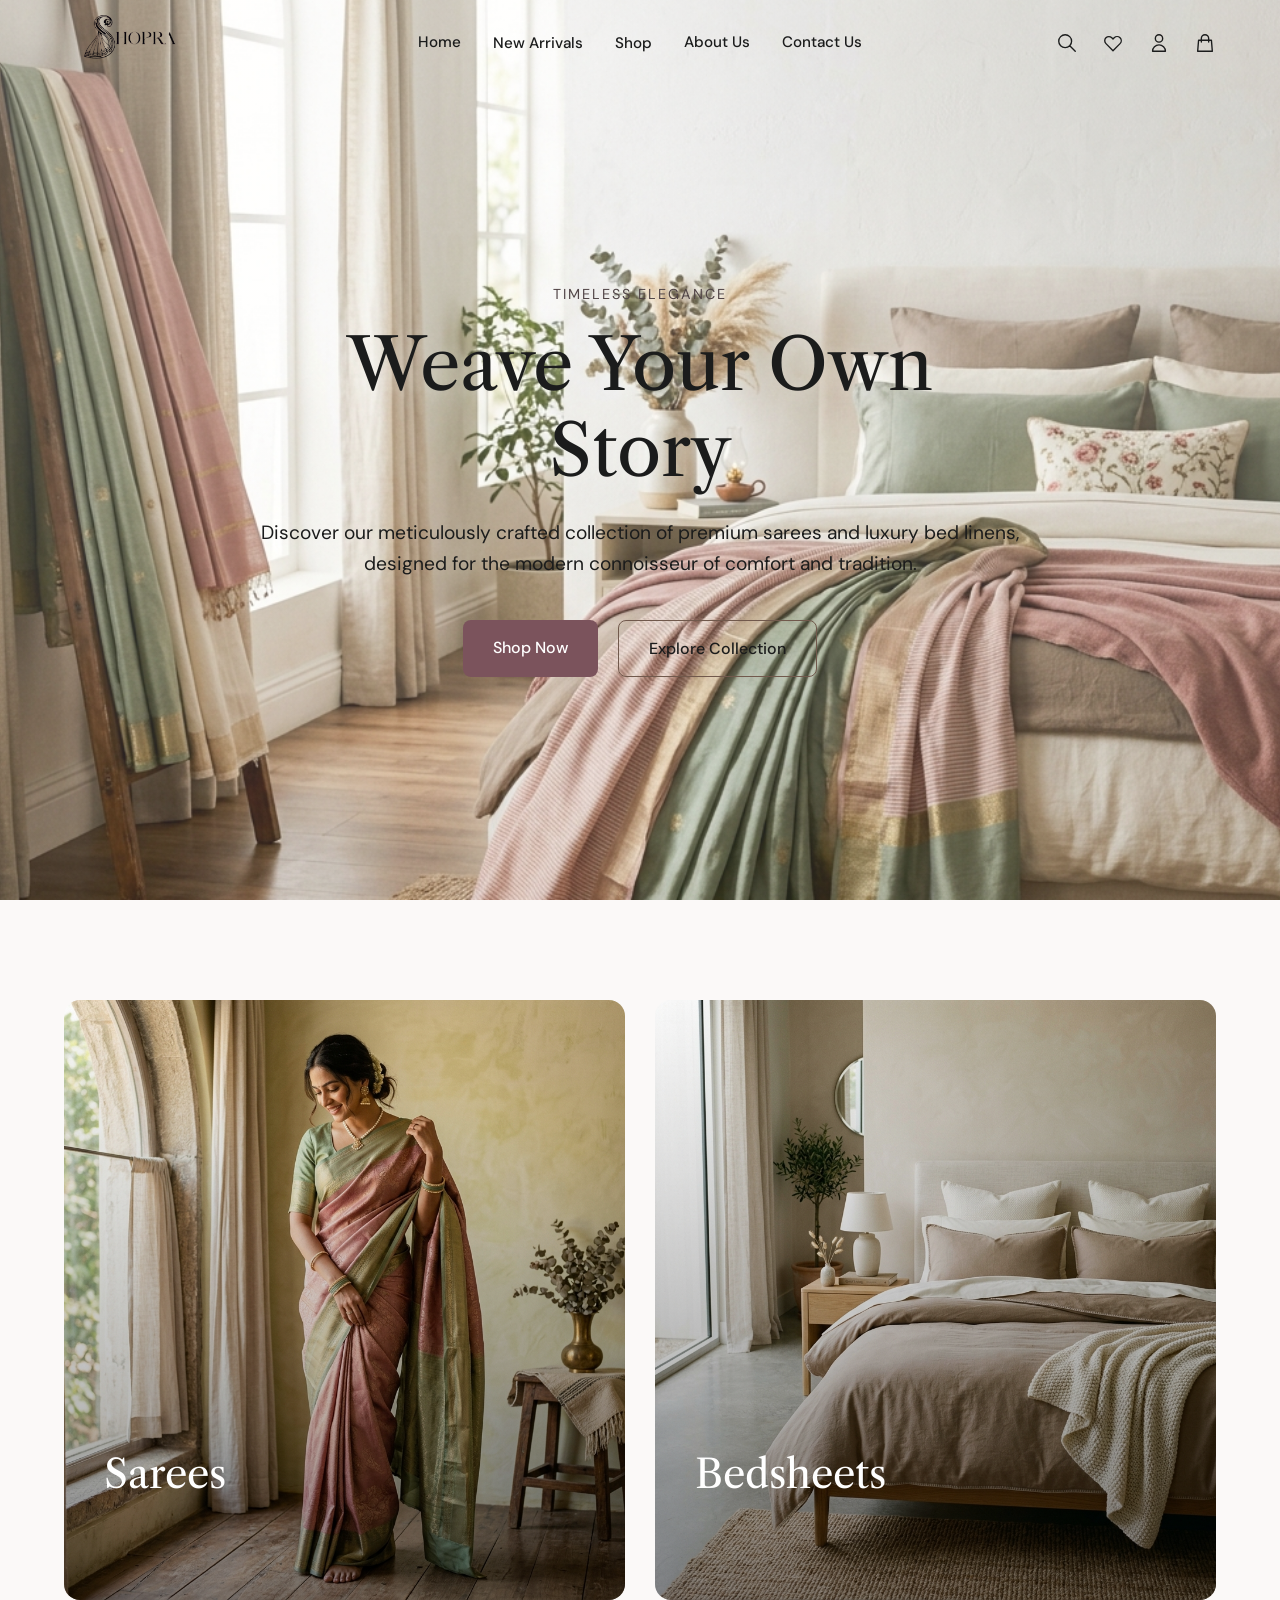
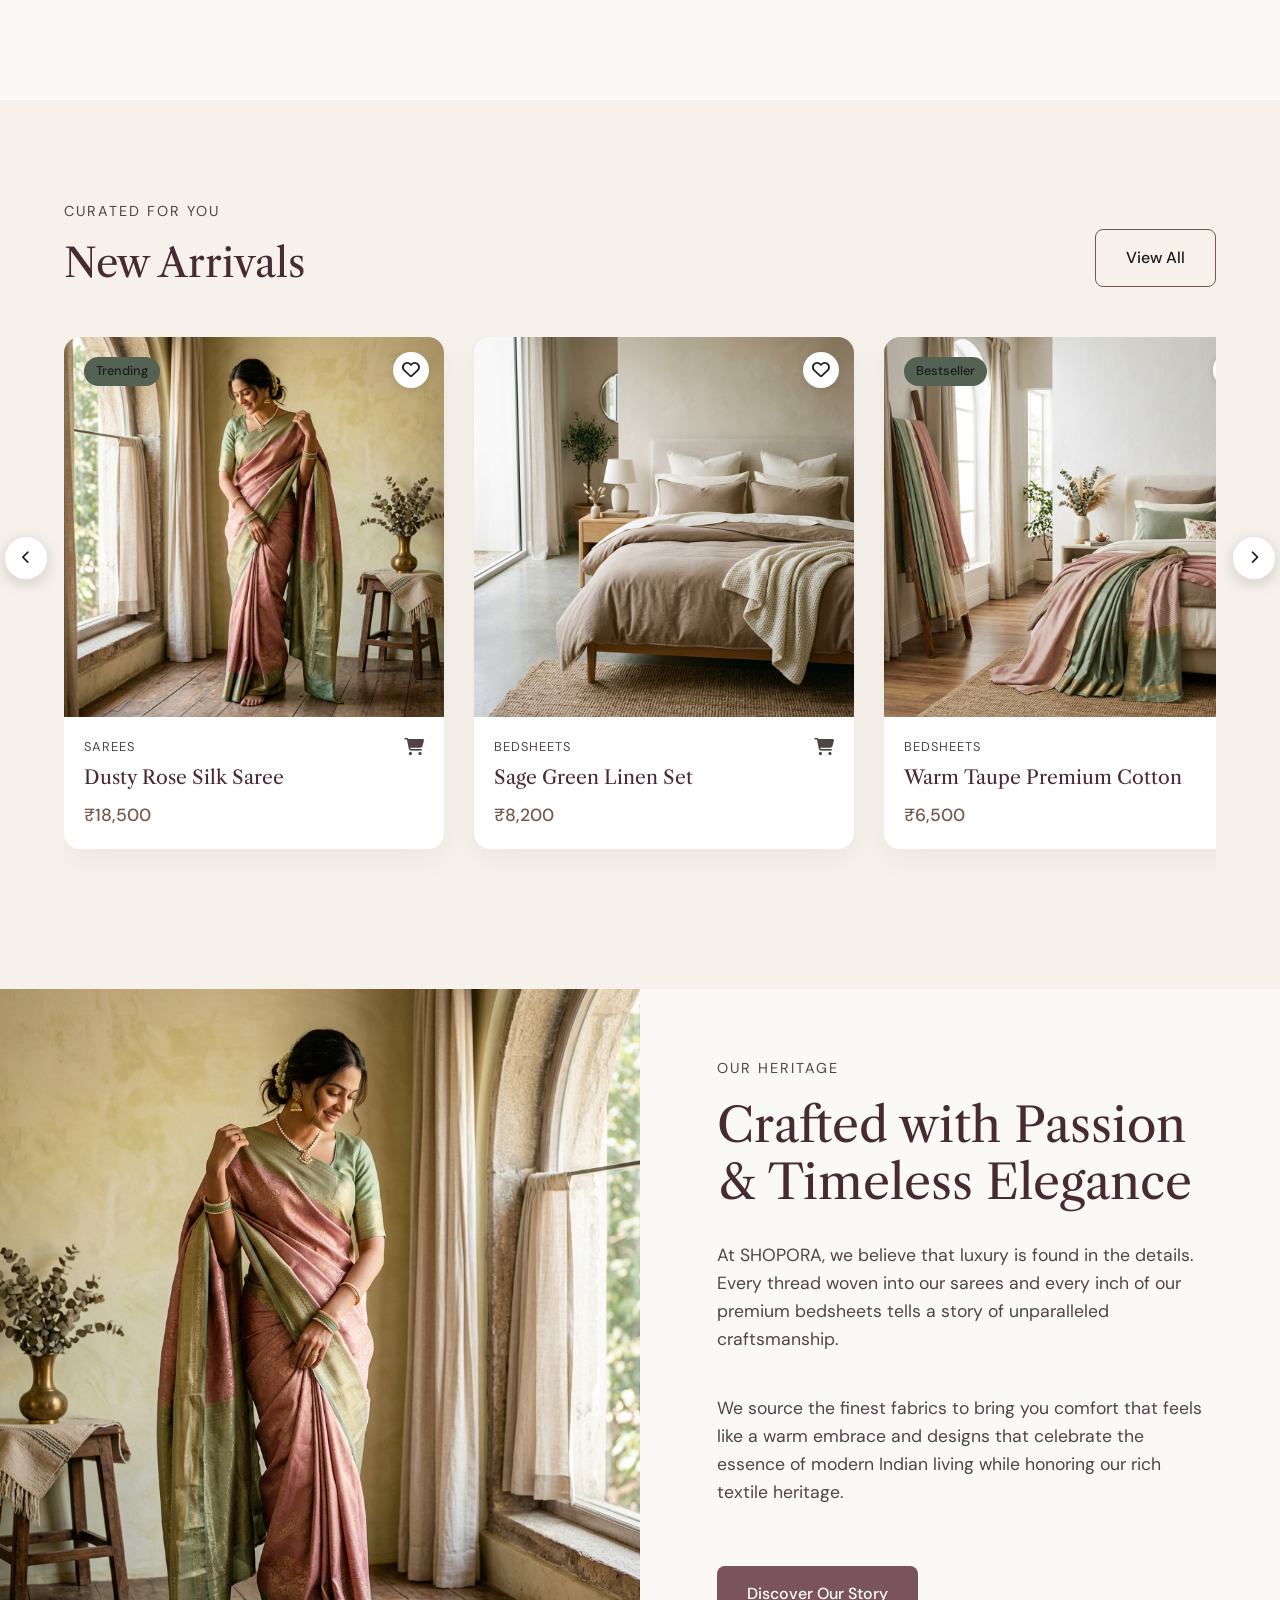
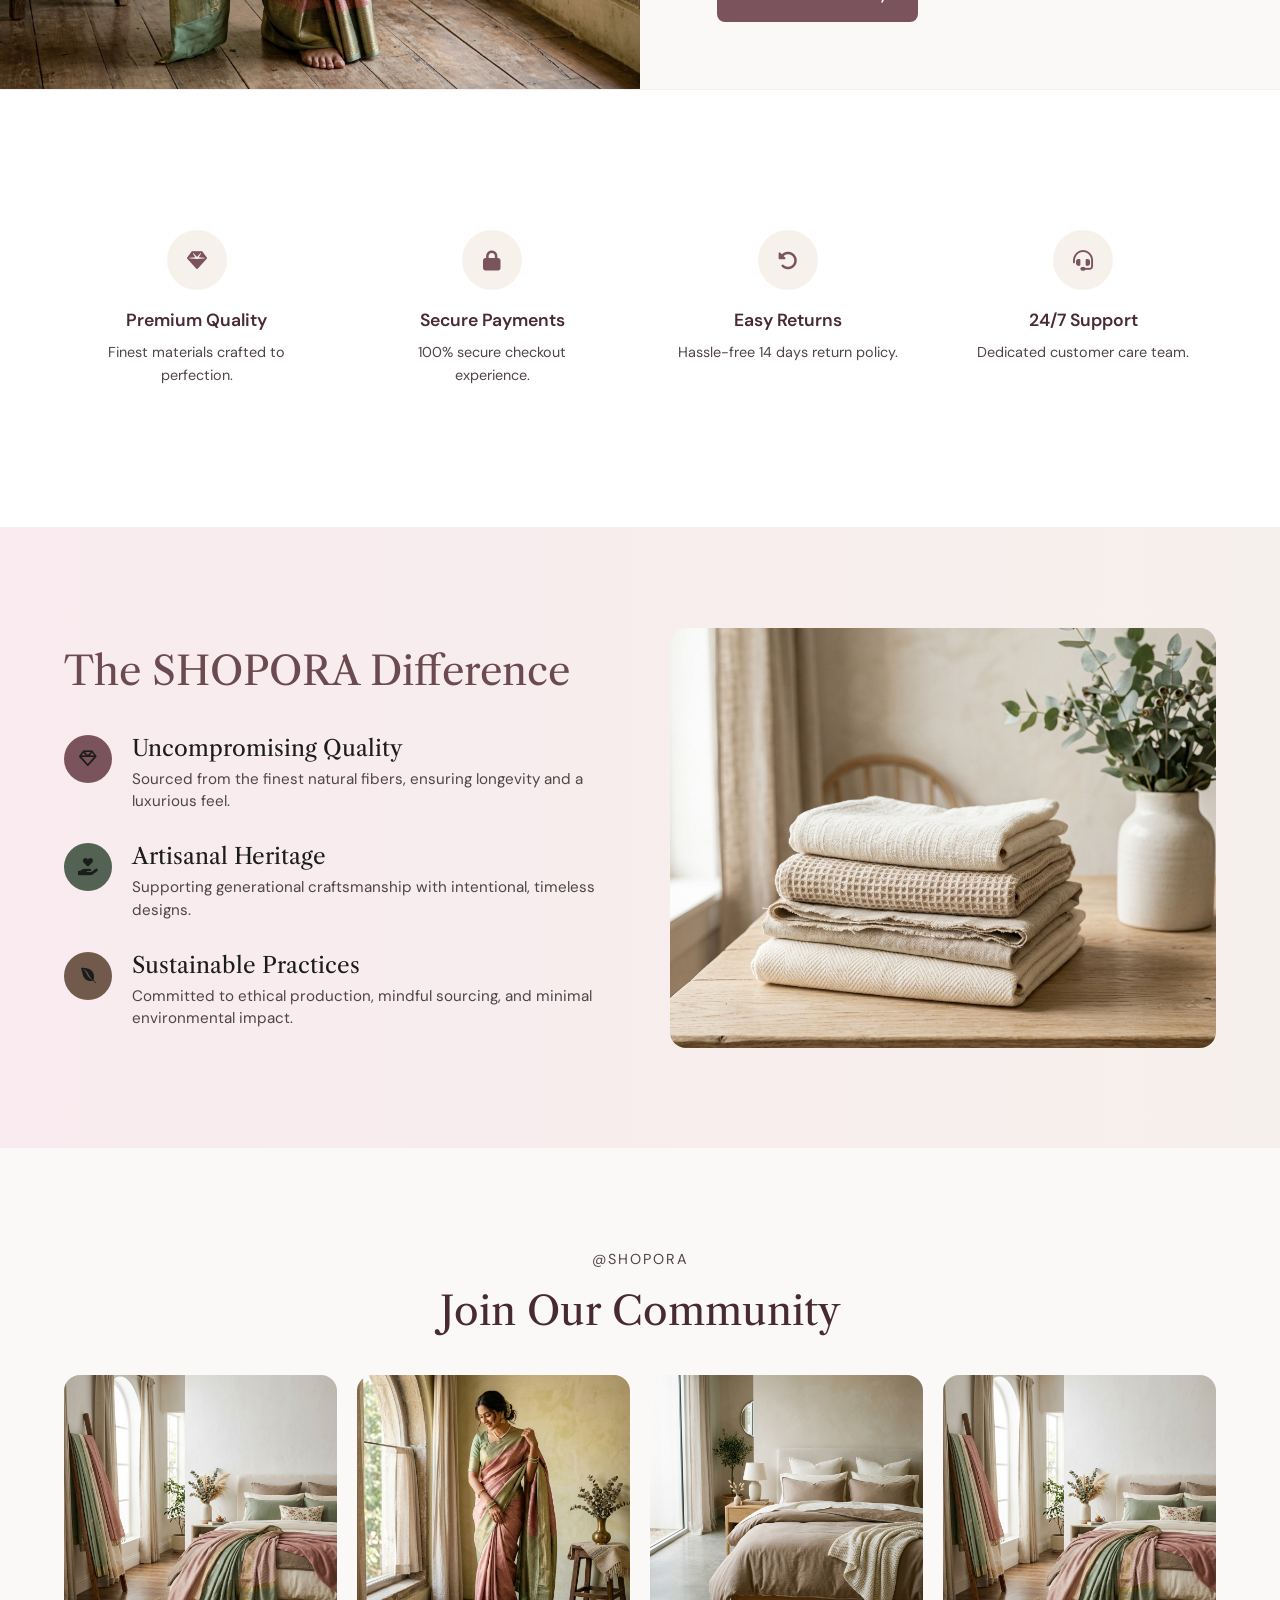
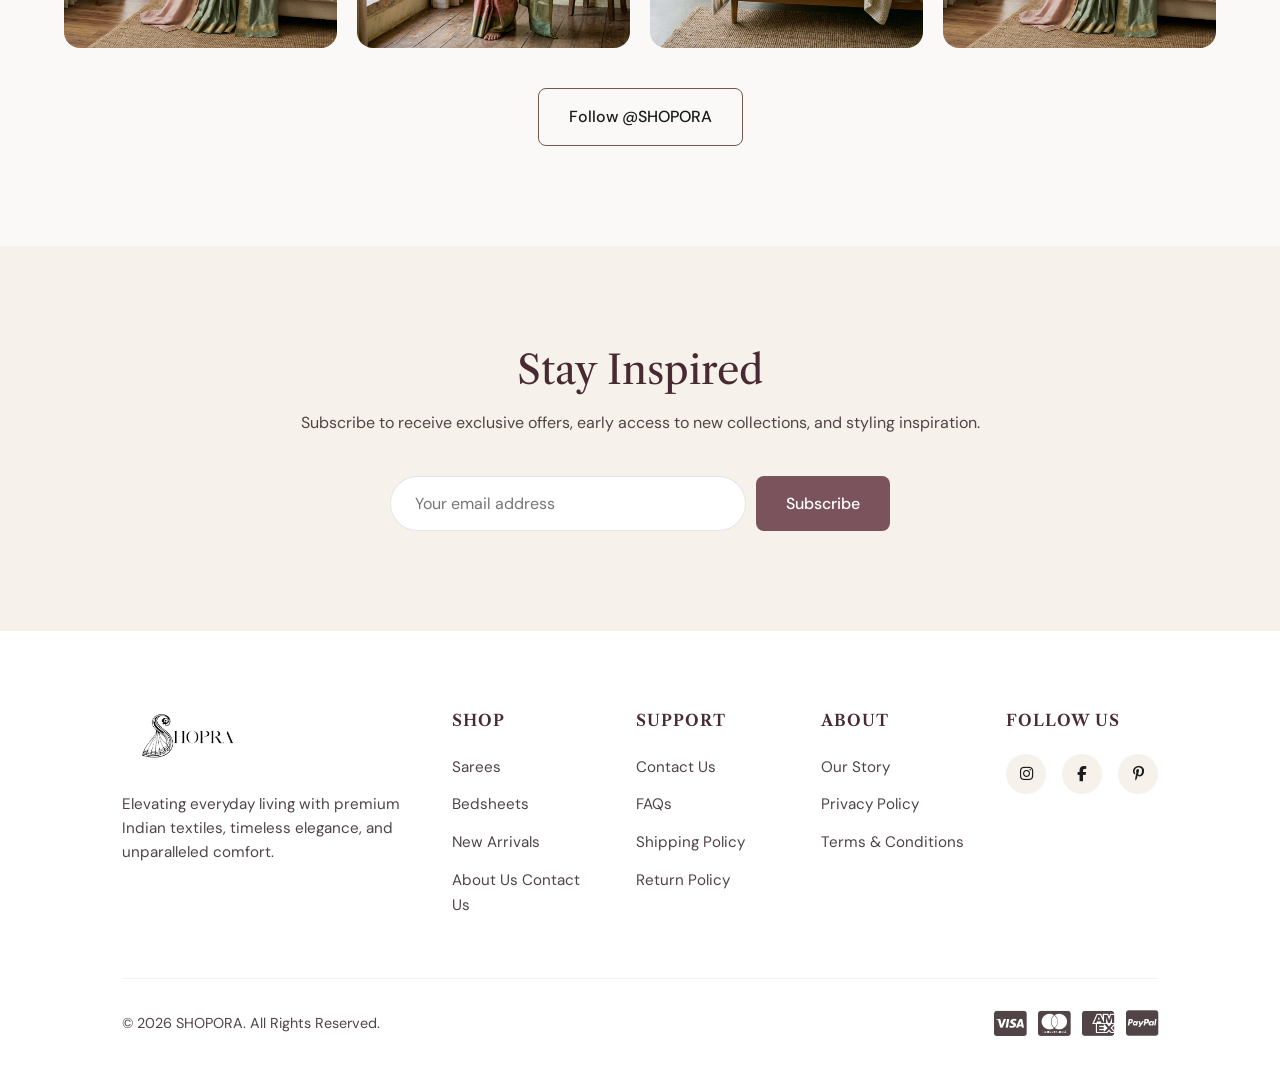
<file: index.html>
<!DOCTYPE html>
<html lang="en">
<head>
  <meta charset="UTF-8">
  <meta name="viewport" content="width=device-width, initial-scale=1.0">
  <meta name="description" content="SHOPORA - Luxurious, minimal, and emotionally engaging premium Indian textile brand. Shop elegant sarees, luxurious bedsheets, and timeless home furnishings.">
  <title>SHOPORA | Premium Indian Textiles</title>
  <link rel="stylesheet" href="css/styles.css">
  
  <!-- Fallback icons if SVG is not used directly -->
  <link rel="stylesheet" href="https://cdnjs.cloudflare.com/ajax/libs/font-awesome/6.4.0/css/all.min.css">
</head>
<body>

  <!-- Navigation -->
  <nav class="navbar">
    <a href="index.html" class="logo"><img src="assets/logo.png" alt="Shopora Logo" class="logo-img"></a>

    <div class="nav-links">
      <a href="index.html">Home</a>
      <div class="has-dropdown">
        <a href="new-arrivals.html">New Arrivals</a>
      </div>
      <div class="has-dropdown">
        <a href="shop.html">Shop</a>
      </div>
      <a href="about.html">About Us</a>
      <a href="contact.html">Contact Us</a>
    </div>

    <div class="nav-icons">
      <button aria-label="Search">
        <svg xmlns="http://www.w3.org/2000/svg" fill="none" viewBox="0 0 24 24" stroke="currentColor">
          <path stroke-linecap="round" stroke-linejoin="round" stroke-width="1.5" d="M21 21l-6-6m2-5a7 7 0 11-14 0 7 7 0 0114 0z" />
        </svg>
      </button>
      <a href="wishlist.html" aria-label="Wishlist">
        <svg xmlns="http://www.w3.org/2000/svg" fill="none" viewBox="0 0 24 24" stroke="currentColor">
          <path stroke-linecap="round" stroke-linejoin="round" stroke-width="1.5" d="M4.318 6.318a4.5 4.5 0 000 6.364L12 20.364l7.682-7.682a4.5 4.5 0 00-6.364-6.364L12 7.636l-1.318-1.318a4.5 4.5 0 00-6.364 0z" />
        </svg>
      </a>
      <a href="profile.html" aria-label="Account">
        <svg xmlns="http://www.w3.org/2000/svg" fill="none" viewBox="0 0 24 24" stroke="currentColor">
          <path stroke-linecap="round" stroke-linejoin="round" stroke-width="1.5" d="M16 7a4 4 0 11-8 0 4 4 0 018 0zM12 14a7 7 0 00-7 7h14a7 7 0 00-7-7z" />
        </svg>
      </a>
      <a href="cart.html" aria-label="Cart">
        <svg xmlns="http://www.w3.org/2000/svg" fill="none" viewBox="0 0 24 24" stroke="currentColor">
          <path stroke-linecap="round" stroke-linejoin="round" stroke-width="1.5" d="M16 11V7a4 4 0 00-8 0v4M5 9h14l1 12H4L5 9z" />
        </svg>
      </a>
      <button class="menu-toggle" aria-label="Toggle Menu" style="display: none;">
        <svg xmlns="http://www.w3.org/2000/svg" fill="none" viewBox="0 0 24 24" stroke="currentColor">
          <path stroke-linecap="round" stroke-linejoin="round" stroke-width="1.5" d="M4 6h16M4 12h16M4 18h16" />
        </svg>
      </button>
    </div>
  </nav>

  <!-- Hero Section -->
  <header class="hero">
    <img src="assets/hero_banner_1783924809223.png" alt="Luxurious fabrics" class="hero-bg">
    <div class="hero-overlay"></div>
    <div class="hero-content">
      <span class="subtitle">Timeless Elegance</span>
      <h1>Weave Your Own Story</h1>
      <p>Discover our meticulously crafted collection of premium sarees and luxury bed linens, designed for the modern connoisseur of comfort and tradition.</p>
      <div class="hero-buttons">
        <a href="shop.html" class="btn btn-primary">Shop Now</a>
        <a href="shop.html" class="btn btn-outline">Explore Collection</a>
      </div>
    </div>
  </header>

  <!-- Category Section -->
  <section class="section-padding container" id="shop">
    <div class="category-grid">
      <div class="category-card" id="sarees">
        <img src="assets/saree_category_1783924821075.png" alt="Premium Sarees">
        <div class="category-overlay">
          <h2>Sarees</h2>
          <a href="shop.html" class="btn-explore">Explore Collection</a>
        </div>
      </div>
      <div class="category-card" id="bedsheets">
        <img src="assets/bedsheet_category_1783924833095.png" alt="Luxury Bedsheets">
        <div class="category-overlay">
          <h2>Bedsheets</h2>
          <a href="shop.html" class="btn-explore">Explore Collection</a>
        </div>
      </div>
    </div>
  </section>

  <!-- Featured Collections & New Arrivals -->
  <section class="product-showcase section-padding" id="new">
    <div class="container">
      <div class="section-header">
        <div>
          <span class="subtitle">Curated For You</span>
          <h2>New Arrivals</h2>
        </div>
        <a href="new-arrivals.html" class="btn btn-outline">View All</a>
      </div>
      
      <div class="slider-wrapper">
        <button class="slider-btn side-slider-btn prev-btn" aria-label="Previous"><i class="fas fa-chevron-left"></i></button>
        <button class="slider-btn side-slider-btn next-btn" aria-label="Next"><i class="fas fa-chevron-right"></i></button>
        <div class="product-scroll-container">
        <!-- Product 1 -->
        <div class="product-card">
          <div class="badge">Trending</div>
          <div class="product-image">
            <button class="wishlist-btn" aria-label="Add to Wishlist"><i class="far fa-heart"></i></button>
            <img src="assets/saree_category_1783924821075.png" alt="Dusty Rose Silk Saree" style="object-position: top;">

          </div>
          <div class="product-info">
            <div class="product-info-top">
              <div class="product-category">Sarees</div>
              <button class="add-to-cart-small" aria-label="Add to Cart" title="Add to Cart"><i class="fas fa-shopping-cart"></i></button>
            </div>
            <h3 class="product-name"><a href="product.html">Dusty Rose Silk Saree</a></h3>
            <div class="product-price">₹18,500</div>
          </div>
        </div>

        <!-- Product 2 -->
        <div class="product-card">
          <div class="product-image">
            <button class="wishlist-btn" aria-label="Add to Wishlist"><i class="far fa-heart"></i></button>
            <img src="assets/bedsheet_category_1783924833095.png" alt="Sage Green Linen Set" style="object-position: center;">
          </div>
          <div class="product-info">
            <div class="product-info-top">
              <div class="product-category">Bedsheets</div>
              <button class="add-to-cart-small" aria-label="Add to Cart" title="Add to Cart"><i class="fas fa-shopping-cart"></i></button>
            </div>
            <h3 class="product-name"><a href="product.html">Sage Green Linen Set</a></h3>
            <div class="product-price">₹8,200</div>
          </div>
        </div>

        <!-- Product 3 -->
        <div class="product-card">
          <div class="badge">Bestseller</div>
          <div class="product-image">
            <button class="wishlist-btn" aria-label="Add to Wishlist"><i class="far fa-heart"></i></button>
            <img src="assets/hero_banner_1783924809223.png" alt="Warm Taupe Premium Cotton" style="object-position: bottom;">
          </div>
          <div class="product-info">
            <div class="product-info-top">
              <div class="product-category">Bedsheets</div>
              <button class="add-to-cart-small" aria-label="Add to Cart" title="Add to Cart"><i class="fas fa-shopping-cart"></i></button>
            </div>
            <h3 class="product-name"><a href="product.html">Warm Taupe Premium Cotton</a></h3>
            <div class="product-price">₹6,500</div>
          </div>
        </div>
        
        <!-- Product 4 -->
        <div class="product-card">
          <div class="product-image">
            <button class="wishlist-btn" aria-label="Add to Wishlist"><i class="far fa-heart"></i></button>
            <img src="assets/saree_category_1783924821075.png" alt="Ivory Handloom Cotton" style="filter: sepia(0.3) hue-rotate(15deg);">
          </div>
          <div class="product-info">
            <div class="product-info-top">
              <div class="product-category">Sarees</div>
              <button class="add-to-cart-small" aria-label="Add to Cart" title="Add to Cart"><i class="fas fa-shopping-cart"></i></button>
            </div>
            <h3 class="product-name"><a href="product.html">Ivory Handloom Cotton</a></h3>
            <div class="product-price">₹12,000</div>
          </div>
        </div>
      </div>
      </div>
    </div>
  </section>

  <!-- Brand Story -->
  <section class="split-layout" id="story">
    <div class="split-image">
      <img src="assets/saree_category_1783924821075.png" alt="SHOPORA Craftsmanship" style="transform: scaleX(-1);">
    </div>
    <div class="split-content">
      <span class="subtitle">Our Heritage</span>
      <h2>Crafted with Passion & Timeless Elegance</h2>
      <p>At SHOPORA, we believe that luxury is found in the details. Every thread woven into our sarees and every inch of our premium bedsheets tells a story of unparalleled craftsmanship.</p>
      <p>We source the finest fabrics to bring you comfort that feels like a warm embrace and designs that celebrate the essence of modern Indian living while honoring our rich textile heritage.</p>
      <a href="about.html" class="btn btn-primary" style="margin-top: 20px;">Discover Our Story</a>
    </div>
  </section>

  <!-- Features -->
  <section class="features section-padding">
    <div class="container features-grid">
      <div class="feature-card">
        <div class="feature-icon">
          <i class="fas fa-gem fa-lg"></i>
        </div>
        <h4>Premium Quality</h4>
        <p>Finest materials crafted to perfection.</p>
      </div>
      <div class="feature-card">
        <div class="feature-icon">
          <i class="fas fa-lock fa-lg"></i>
        </div>
        <h4>Secure Payments</h4>
        <p>100% secure checkout experience.</p>
      </div>
      <div class="feature-card">
        <div class="feature-icon">
          <i class="fas fa-undo-alt fa-lg"></i>
        </div>
        <h4>Easy Returns</h4>
        <p>Hassle-free 14 days return policy.</p>
      </div>
      <div class="feature-card">
        <div class="feature-icon">
          <i class="fas fa-headset fa-lg"></i>
        </div>
        <h4>24/7 Support</h4>
        <p>Dedicated customer care team.</p>
      </div>
    </div>
  </section>

  <!-- The SHOPORA Difference -->
  <section class="difference-section section-padding">
    <div class="container difference-container">
      <div class="difference-content">
        <h2 class="difference-heading">The SHOPORA Difference</h2>
        
        <div class="difference-list">
          <div class="difference-item">
            <div class="difference-icon-wrapper icon-primary">
              <i class="far fa-gem"></i>
            </div>
            <div class="difference-text">
              <h3>Uncompromising Quality</h3>
              <p>Sourced from the finest natural fibers, ensuring longevity and a luxurious feel.</p>
            </div>
          </div>
          
          <div class="difference-item">
            <div class="difference-icon-wrapper icon-secondary">
              <i class="fas fa-hand-holding-heart"></i>
            </div>
            <div class="difference-text">
              <h3>Artisanal Heritage</h3>
              <p>Supporting generational craftsmanship with intentional, timeless designs.</p>
            </div>
          </div>
          
          <div class="difference-item">
            <div class="difference-icon-wrapper icon-accent">
              <i class="fab fa-envira"></i>
            </div>
            <div class="difference-text">
              <h3>Sustainable Practices</h3>
              <p>Committed to ethical production, mindful sourcing, and minimal environmental impact.</p>
            </div>
          </div>
        </div>
      </div>
      <div class="difference-image-wrapper">
        <img src="assets/difference_image_1783926100325.png" alt="SHOPORA Difference">
      </div>
    </div>
  </section>

  <!-- Promotional Banner
  <section class="promo-banner">
    <div class="promo-content">
      <span class="subtitle" style="color: var(--text-dark);">Limited Edition</span>
      <h2>The Festive Collection</h2>
      <p style="margin-bottom: 30px; font-size: 1.1rem; color: var(--text-dark);">Embrace the celebrations with our exclusive handpicked designs. Up to 20% off on selected items.</p>
      <a href="#festive" class="btn btn-light">Shop The Sale</a>
    </div>
  </section>

  Customer Reviews 
  <section class="section-padding container text-center">
    <span class="subtitle">Testimonials</span>
    <h2 style="font-size: 2.5rem; margin-bottom: 50px;">Loved by Our Customers</h2>
    <div style="display: grid; grid-template-columns: repeat(3, 1fr); gap: 30px; text-align: left;">
      <div style="background: var(--bg-section); padding: 40px; border-radius: var(--radius);">
        <div style="color: #FFD700; margin-bottom: 20px;">
          <i class="fas fa-star"></i><i class="fas fa-star"></i><i class="fas fa-star"></i><i class="fas fa-star"></i><i class="fas fa-star"></i>
        </div>
        <p style="font-size: 1.05rem; margin-bottom: 30px; font-style: italic;">"The dusty rose silk saree I purchased is absolutely breathtaking. The quality of the fabric and the minimal design are exactly what I was looking for. Highly recommend SHOPORA!"</p>
        <div style="display: flex; align-items: center; gap: 15px;">
          <div style="width: 50px; height: 50px; border-radius: 50%; background: #ccc; overflow: hidden;">
             <img src="assets/hero_banner_1783924809223.png" style="width: 100%; height: 100%; object-fit: cover;">
          </div>
          <div>
            <h4 style="font-family: var(--font-body); font-weight: 600;">Ananya S.</h4>
            <span style="font-size: 0.85rem; color: var(--text-light);">Verified Buyer</span>
          </div>
        </div>
      </div>
      <div style="background: var(--bg-section); padding: 40px; border-radius: var(--radius);">
        <div style="color: #FFD700; margin-bottom: 20px;">
          <i class="fas fa-star"></i><i class="fas fa-star"></i><i class="fas fa-star"></i><i class="fas fa-star"></i><i class="fas fa-star"></i>
        </div>
        <p style="font-size: 1.05rem; margin-bottom: 30px; font-style: italic;">"I completely transformed my bedroom with the luxury linen bedsheets. The sage green color is so calming and the fabric feels premium. Will definitely buy more."</p>
        <div style="display: flex; align-items: center; gap: 15px;">
          <div style="width: 50px; height: 50px; border-radius: 50%; background: #ccc; overflow: hidden;">
             <img src="assets/bedsheet_category_1783924833095.png" style="width: 100%; height: 100%; object-fit: cover;">
          </div>
          <div>
            <h4 style="font-family: var(--font-body); font-weight: 600;">Priya M.</h4>
            <span style="font-size: 0.85rem; color: var(--text-light);">Verified Buyer</span>
          </div>
        </div>
      </div>
      <div style="background: var(--bg-section); padding: 40px; border-radius: var(--radius);">
        <div style="color: #FFD700; margin-bottom: 20px;">
          <i class="fas fa-star"></i><i class="fas fa-star"></i><i class="fas fa-star"></i><i class="fas fa-star"></i><i class="fas fa-star"></i>
        </div>
        <p style="font-size: 1.05rem; margin-bottom: 30px; font-style: italic;">"Shopping at SHOPORA feels like a luxury experience. The website is beautiful, delivery was fast, and the packaging was so elegant. A truly premium brand."</p>
        <div style="display: flex; align-items: center; gap: 15px;">
          <div style="width: 50px; height: 50px; border-radius: 50%; background: #ccc; overflow: hidden;">
             <img src="assets/saree_category_1783924821075.png" style="width: 100%; height: 100%; object-fit: cover;">
          </div>
          <div>
            <h4 style="font-family: var(--font-body); font-weight: 600;">Neha K.</h4>
            <span style="font-size: 0.85rem; color: var(--text-light);">Verified Buyer</span>
          </div>
        </div>
      </div>
    </div>
  </section> -->

  <!-- Instagram Gallery -->
  <section class="section-padding container text-center">
    <span class="subtitle">@SHOPORA</span>
    <h2 style="font-size: 2.5rem;">Join Our Community</h2>
    <div class="gallery-grid">
      <div class="gallery-item">
        <img src="assets/hero_banner_1783924809223.png" alt="Instagram post">
        <div class="gallery-overlay"><i class="fab fa-instagram fa-2x"></i></div>
      </div>
      <div class="gallery-item">
        <img src="assets/saree_category_1783924821075.png" alt="Instagram post" style="object-position: bottom;">
        <div class="gallery-overlay"><i class="fab fa-instagram fa-2x"></i></div>
      </div>
      <div class="gallery-item">
        <img src="assets/bedsheet_category_1783924833095.png" alt="Instagram post" style="object-position: right;">
        <div class="gallery-overlay"><i class="fab fa-instagram fa-2x"></i></div>
      </div>
      <div class="gallery-item">
        <img src="assets/hero_banner_1783924809223.png" alt="Instagram post" style="object-position: top left;">
        <div class="gallery-overlay"><i class="fab fa-instagram fa-2x"></i></div>
      </div>
    </div>
    <a href="#instagram" class="btn btn-outline" style="margin-top: 40px;">Follow @SHOPORA</a>
  </section>

  <!-- Newsletter -->
  <section class="newsletter section-padding">
    <div class="container">
      <h2 style="font-size: 2.5rem; margin-bottom: 16px;">Stay Inspired</h2>
      <p style="color: var(--text-light);">Subscribe to receive exclusive offers, early access to new collections, and styling inspiration.</p>
      <form class="newsletter-form" onsubmit="event.preventDefault();">
        <input type="email" placeholder="Your email address" required>
        <button type="submit" class="btn btn-primary">Subscribe</button>
      </form>
    </div>
  </section>

  <!-- Footer -->
  <footer class="footer">
    <div class="container">
      <div class="footer-grid">
        <div class="footer-brand">
          <a href="index.html" class="logo"><img src="assets/logo.png" alt="Shopora Logo" class="logo-img"></a>
          <p>Elevating everyday living with premium Indian textiles, timeless elegance, and unparalleled comfort.</p>
        </div>
        <div class="footer-col">
          <h4>SHOP</h4>
          <ul>
            <li><a href="shop.html">Sarees</a></li>
            <li><a href="shop.html">Bedsheets</a></li>
            <li><a href="new-arrivals.html">New Arrivals</a></li>
            <li><a href="about.html">About Us</a>
      <a href="contact.html">Contact Us</a></li>
          </ul>
        </div>
        <div class="footer-col">
          <h4>SUPPORT</h4>
          <ul>
            <li><a href="contact.html">Contact Us</a></li>
            <li><a href="#faq">FAQs</a></li>
            <li><a href="#shipping">Shipping Policy</a></li>
            <li><a href="#returns">Return Policy</a></li>
          </ul>
        </div>
        <div class="footer-col">
          <h4>ABOUT</h4>
          <ul>
            <li><a href="about.html">Our Story</a></li>
            <li><a href="#privacy">Privacy Policy</a></li>
            <li><a href="#terms">Terms & Conditions</a></li>
          </ul>
        </div>
        <div class="footer-col">
          <h4>FOLLOW US</h4>
          <div class="social-links">
            <a href="#instagram" aria-label="Instagram"><i class="fab fa-instagram"></i></a>
            <a href="#facebook" aria-label="Facebook"><i class="fab fa-facebook-f"></i></a>
            <a href="#pinterest" aria-label="Pinterest"><i class="fab fa-pinterest-p"></i></a>
          </div>
        </div>
      </div>
      <div class="footer-bottom">
        <p>&copy; 2026 SHOPORA. All Rights Reserved.</p>
        <div class="payment-icons">
          <i class="fab fa-cc-visa fa-2x"></i>
          <i class="fab fa-cc-mastercard fa-2x"></i>
          <i class="fab fa-cc-amex fa-2x"></i>
          <i class="fab fa-cc-paypal fa-2x"></i>
        </div>
      </div>
    </div>
  </footer>

  <script src="js/app.js"></script>
</body>
</html>
</file>
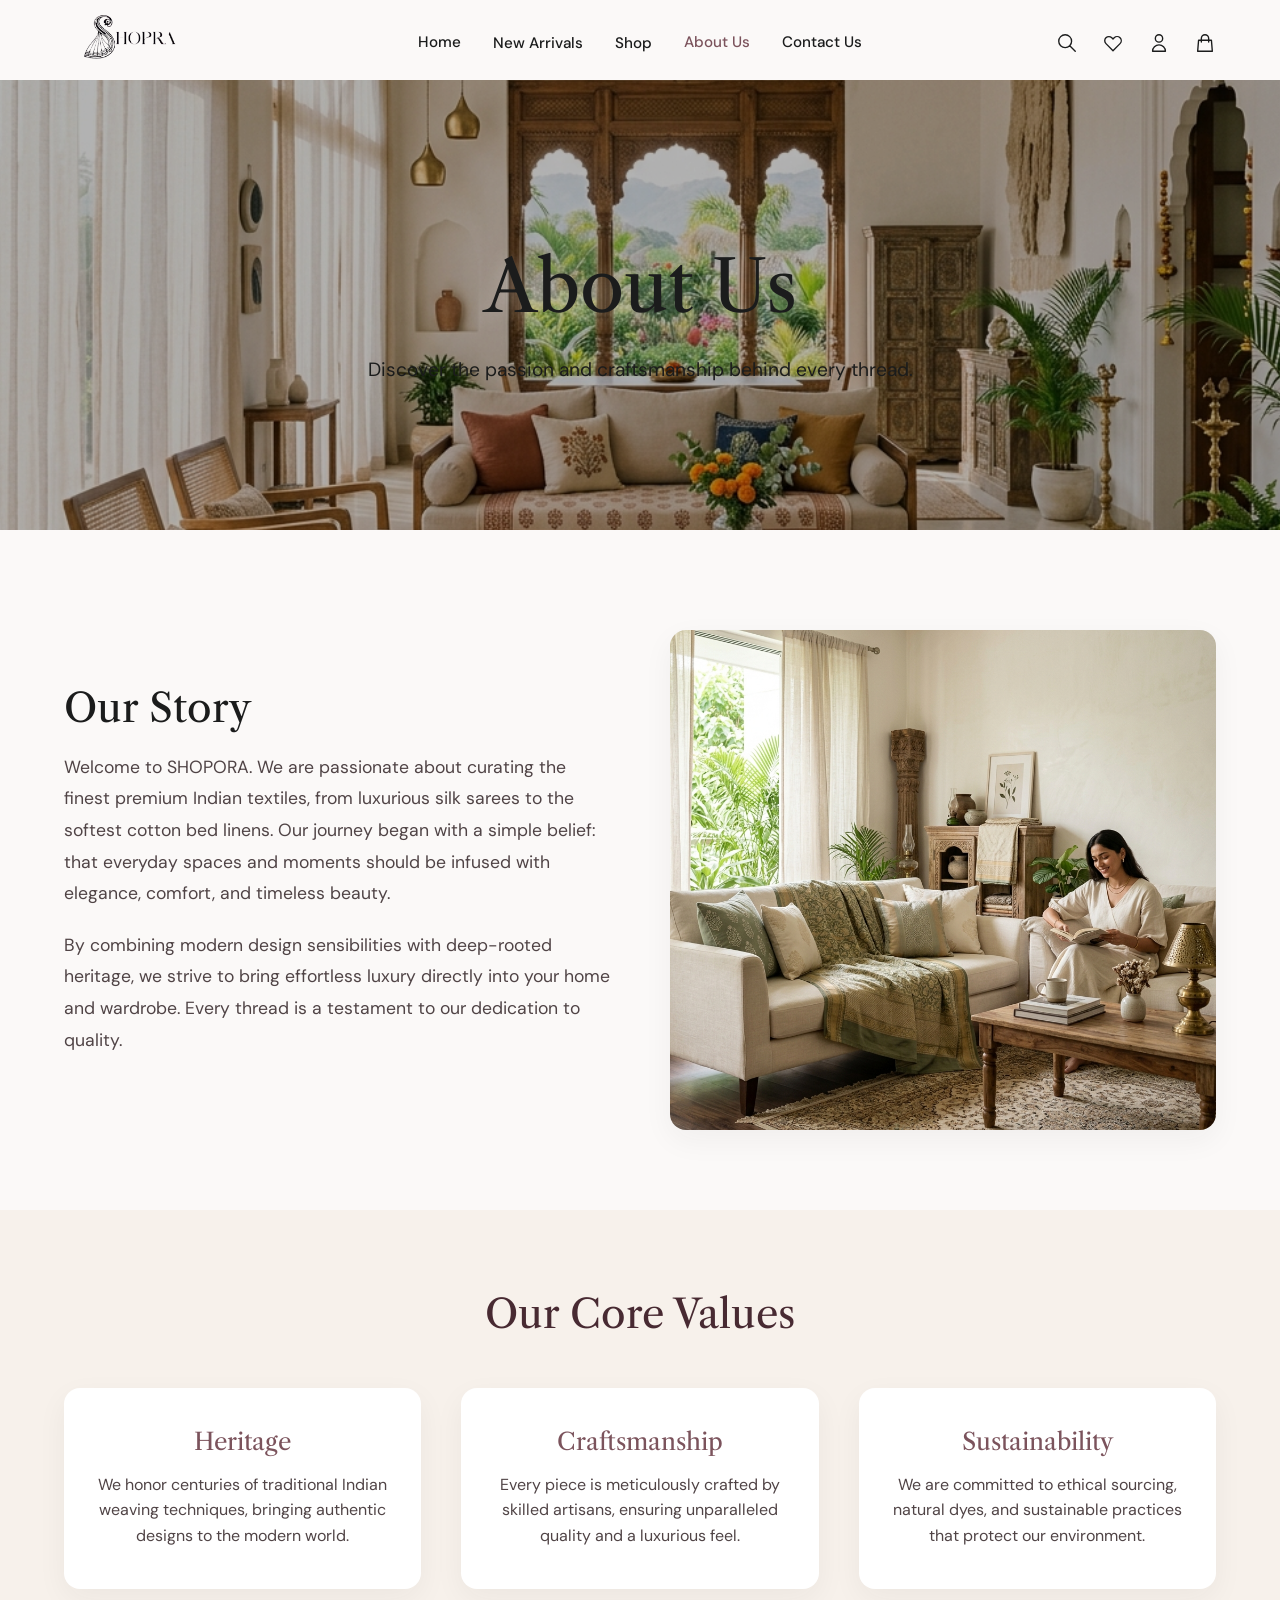
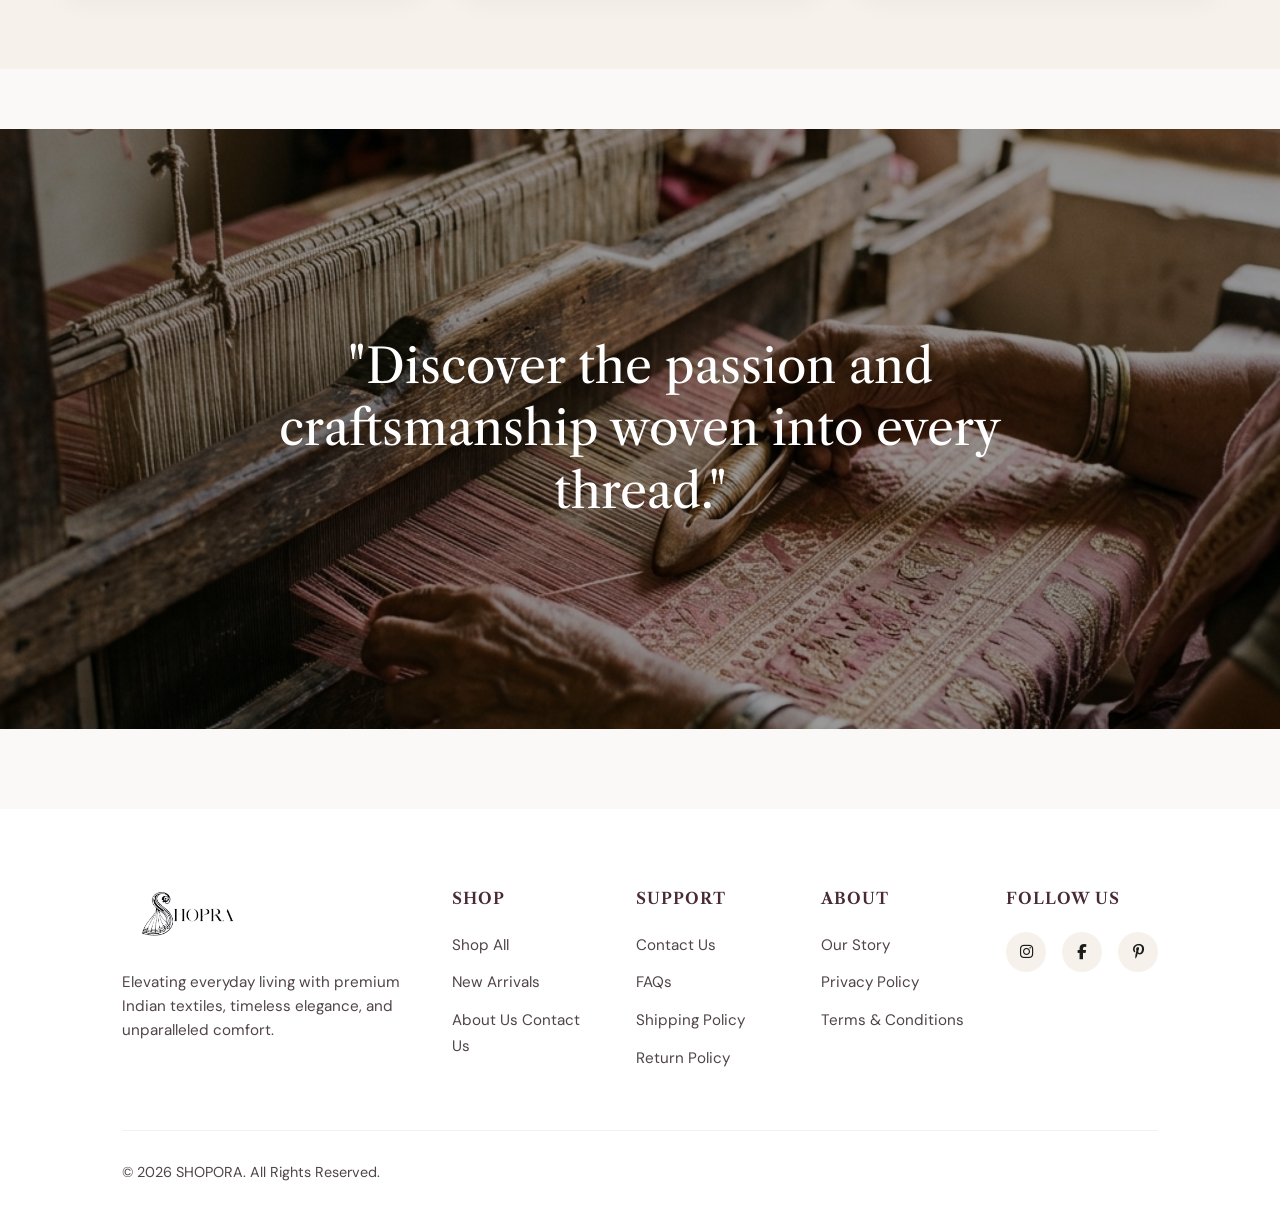
<file: about.html>
<!DOCTYPE html>
<html lang="en">
<head>
  <meta charset="UTF-8">
  <meta name="viewport" content="width=device-width, initial-scale=1.0">
  <meta name="description" content="About SHOPORA - Premium Indian Textiles">
  <title>About Us | SHOPORA</title>
  <link rel="stylesheet" href="css/styles.css">
  <link rel="stylesheet" href="https://cdnjs.cloudflare.com/ajax/libs/font-awesome/6.4.0/css/all.min.css">
</head>
<body>

  <!-- Navigation -->
  <nav class="navbar">
    <a href="index.html" class="logo"><img src="assets/logo.png" alt="Shopora Logo" class="logo-img"></a>

    <div class="nav-links">
      <a href="index.html">Home</a>
      <div class="has-dropdown">
        <a href="new-arrivals.html">New Arrivals</a>
      </div>
      <div class="has-dropdown">
        <a href="shop.html">Shop</a>
      </div>
      <a href="about.html" style="color: var(--primary);">About Us</a>
      <a href="contact.html">Contact Us</a>
    </div>

    <div class="nav-icons">
      <button aria-label="Search">
        <svg xmlns="http://www.w3.org/2000/svg" fill="none" viewBox="0 0 24 24" stroke="currentColor">
          <path stroke-linecap="round" stroke-linejoin="round" stroke-width="1.5" d="M21 21l-6-6m2-5a7 7 0 11-14 0 7 7 0 0114 0z" />
        </svg>
      </button>
      <a href="wishlist.html" aria-label="Wishlist">
        <svg xmlns="http://www.w3.org/2000/svg" fill="none" viewBox="0 0 24 24" stroke="currentColor">
          <path stroke-linecap="round" stroke-linejoin="round" stroke-width="1.5" d="M4.318 6.318a4.5 4.5 0 000 6.364L12 20.364l7.682-7.682a4.5 4.5 0 00-6.364-6.364L12 7.636l-1.318-1.318a4.5 4.5 0 00-6.364 0z" />
        </svg>
      </a>
      <a href="profile.html" aria-label="Account">
        <svg xmlns="http://www.w3.org/2000/svg" fill="none" viewBox="0 0 24 24" stroke="currentColor">
          <path stroke-linecap="round" stroke-linejoin="round" stroke-width="1.5" d="M16 7a4 4 0 11-8 0 4 4 0 018 0zM12 14a7 7 0 00-7 7h14a7 7 0 00-7-7z" />
        </svg>
      </a>
      <a href="cart.html" aria-label="Cart">
        <svg xmlns="http://www.w3.org/2000/svg" fill="none" viewBox="0 0 24 24" stroke="currentColor">
          <path stroke-linecap="round" stroke-linejoin="round" stroke-width="1.5" d="M16 11V7a4 4 0 00-8 0v4M5 9h14l1 12H4L5 9z" />
        </svg>
      </a>
      <button class="menu-toggle" aria-label="Toggle Menu" style="display: none;">
        <svg xmlns="http://www.w3.org/2000/svg" fill="none" viewBox="0 0 24 24" stroke="currentColor">
          <path stroke-linecap="round" stroke-linejoin="round" stroke-width="1.5" d="M4 6h16M4 12h16M4 18h16" />
        </svg>
      </button>
    </div>
  </nav>

  <!-- Hero Banner -->
  <header class="hero" style="min-height: 350px; height: 50vh; margin-top: 80px;">
    <img src="assets/shop_banner_1783929943530.png" alt="About SHOPORA" class="hero-bg">
    <div class="hero-overlay" style="background: rgba(0,0,0,0.3);"></div>
    <div class="hero-content" style="max-width: 800px;">
      <h1>About Us</h1>
      <p>Discover the passion and craftsmanship behind every thread.</p>
    </div>
  </header>

  <!-- Main Content Container -->
  <main class="container section-padding" style="padding-bottom: 0;">
    
    <div class="about-story">
      <div class="about-story-text">
        <h2>Our Story</h2>
        <p>Welcome to SHOPORA. We are passionate about curating the finest premium Indian textiles, from luxurious silk sarees to the softest cotton bed linens. Our journey began with a simple belief: that everyday spaces and moments should be infused with elegance, comfort, and timeless beauty.</p>
        <p>By combining modern design sensibilities with deep-rooted heritage, we strive to bring effortless luxury directly into your home and wardrobe. Every thread is a testament to our dedication to quality.</p>
      </div>
      <div class="about-story-image">
        <img src="assets/about_lifestyle_1783946221848.png" alt="Luxurious Living Space">
      </div>
    </div>

  </main>

  <!-- Our Ethos Section -->
  <section class="about-ethos">
    <div class="container">
      <h2>Our Core Values</h2>
      <div class="ethos-grid">
        <div class="ethos-card">
          <h3>Heritage</h3>
          <p>We honor centuries of traditional Indian weaving techniques, bringing authentic designs to the modern world.</p>
        </div>
        <div class="ethos-card">
          <h3>Craftsmanship</h3>
          <p>Every piece is meticulously crafted by skilled artisans, ensuring unparalleled quality and a luxurious feel.</p>
        </div>
        <div class="ethos-card">
          <h3>Sustainability</h3>
          <p>We are committed to ethical sourcing, natural dyes, and sustainable practices that protect our environment.</p>
        </div>
      </div>
    </div>
  </section>

  <!-- The Craft -->
  <section class="about-craft">
    <img src="assets/about_craft_1783946210504.png" alt="Artisan Craftsmanship">
    <div class="about-craft-overlay">
      <h2>"Discover the passion and craftsmanship woven into every thread."</h2>
    </div>
  </section>

  <!-- Footer -->
  <footer class="footer">
    <div class="container">
      <div class="footer-grid">
        <div class="footer-brand">
          <a href="index.html" class="logo"><img src="assets/logo.png" alt="Shopora Logo" class="logo-img"></a>
          <p>Elevating everyday living with premium Indian textiles, timeless elegance, and unparalleled comfort.</p>
        </div>
        <div class="footer-col">
          <h4>SHOP</h4>
          <ul>
            <li><a href="shop.html">Shop All</a></li>
            <li><a href="new-arrivals.html">New Arrivals</a></li>
            <li><a href="about.html">About Us</a>
      <a href="contact.html">Contact Us</a></li>
          </ul>
        </div>
        <div class="footer-col">
          <h4>SUPPORT</h4>
          <ul>
            <li><a href="#contact">Contact Us</a></li>
            <li><a href="#faq">FAQs</a></li>
            <li><a href="#shipping">Shipping Policy</a></li>
            <li><a href="#returns">Return Policy</a></li>
          </ul>
        </div>
        <div class="footer-col">
          <h4>ABOUT</h4>
          <ul>
            <li><a href="about.html">Our Story</a></li>
            <li><a href="#privacy">Privacy Policy</a></li>
            <li><a href="#terms">Terms & Conditions</a></li>
          </ul>
        </div>
        <div class="footer-col">
          <h4>FOLLOW US</h4>
          <div class="social-links">
            <a href="#instagram"><i class="fab fa-instagram"></i></a>
            <a href="#facebook"><i class="fab fa-facebook-f"></i></a>
            <a href="#pinterest"><i class="fab fa-pinterest-p"></i></a>
          </div>
        </div>
      </div>
      <div class="footer-bottom">
        <p>&copy; 2026 SHOPORA. All Rights Reserved.</p>
      </div>
    </div>
  </footer>

  <script src="js/app.js"></script>
</body>
</html>
</file>
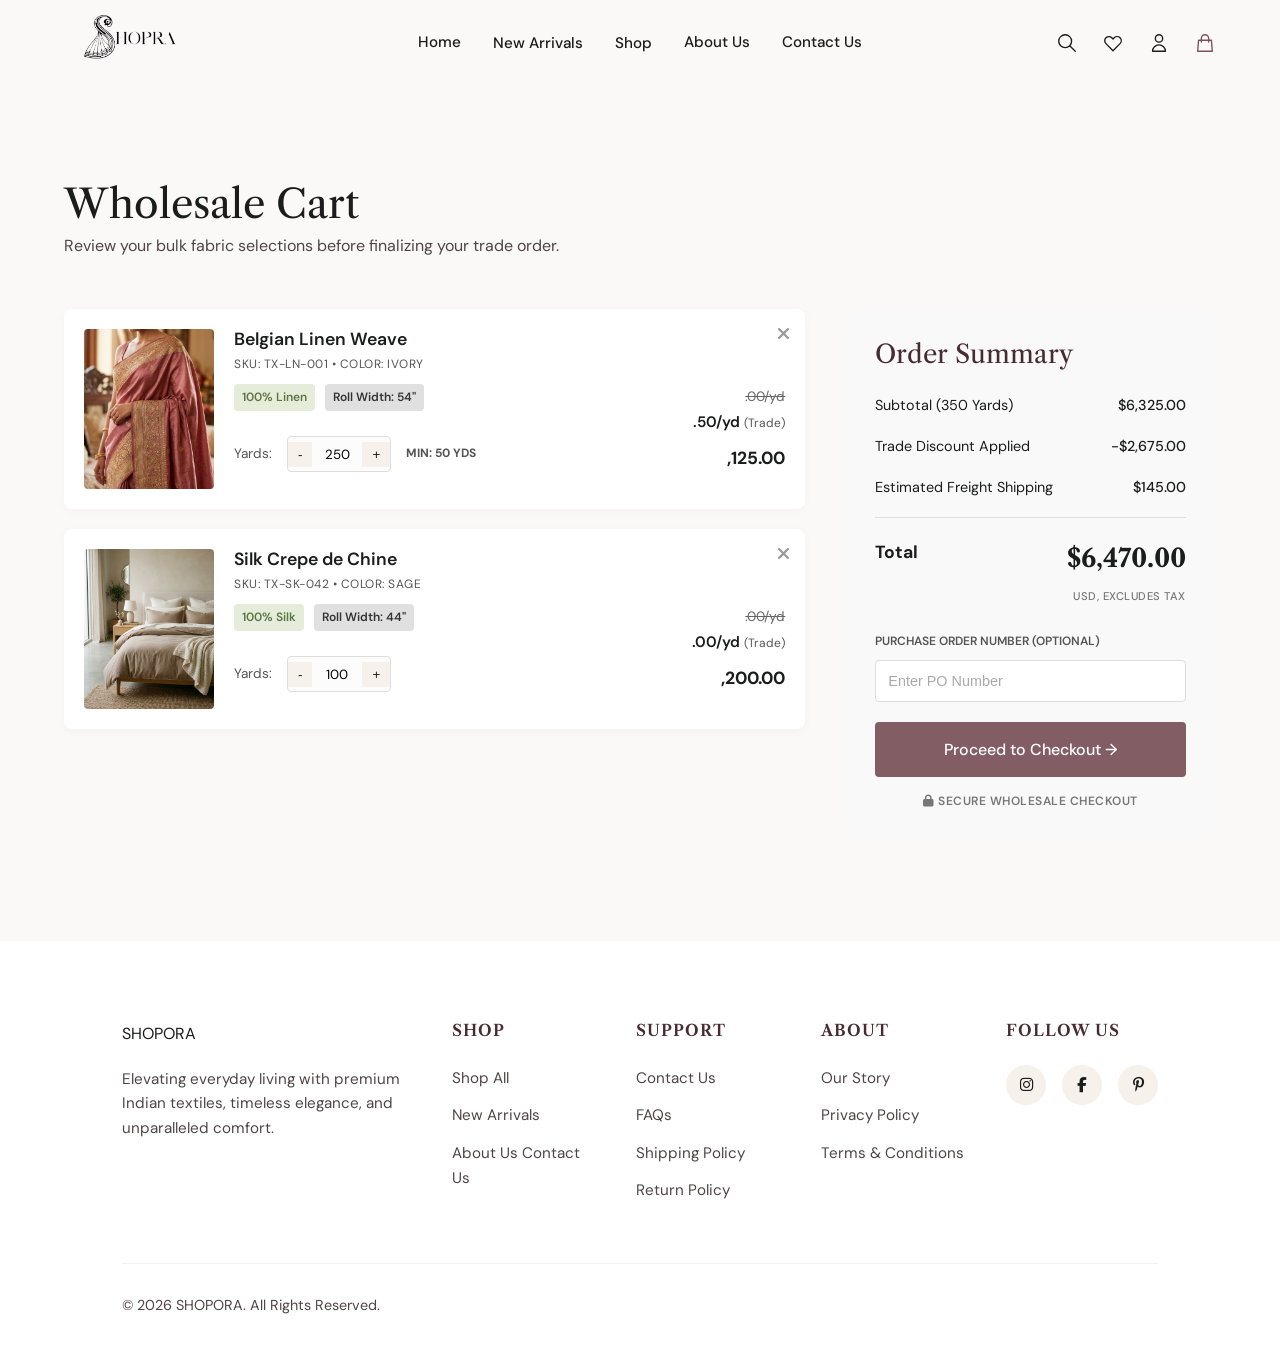
<file: cart.html>
<!DOCTYPE html>
<html lang="en">
<head>
  <meta charset="UTF-8">
  <meta name="viewport" content="width=device-width, initial-scale=1.0">
  <meta name="description" content="Shopping Cart - SHOPORA">
  <title>Your Cart | SHOPORA</title>
  <link rel="stylesheet" href="css/styles.css">
  <link rel="stylesheet" href="https://cdnjs.cloudflare.com/ajax/libs/font-awesome/6.4.0/css/all.min.css">
</head>
<body>

  <!-- Navigation -->
  <nav class="navbar">
    <a href="index.html" class="logo"><img src="assets/logo.png" alt="Shopora Logo" class="logo-img"></a>

    <div class="nav-links">
      <a href="index.html">Home</a>
      <div class="has-dropdown">
        <a href="new-arrivals.html">New Arrivals</a>
      </div>
      <div class="has-dropdown">
        <a href="shop.html">Shop</a>
      </div>
      <a href="about.html">About Us</a>
      <a href="contact.html">Contact Us</a>
    </div>

    <div class="nav-icons">
      <button aria-label="Search">
        <svg xmlns="http://www.w3.org/2000/svg" fill="none" viewBox="0 0 24 24" stroke="currentColor">
          <path stroke-linecap="round" stroke-linejoin="round" stroke-width="1.5" d="M21 21l-6-6m2-5a7 7 0 11-14 0 7 7 0 0114 0z" />
        </svg>
      </button>
      <a href="wishlist.html" aria-label="Wishlist">
        <svg xmlns="http://www.w3.org/2000/svg" fill="none" viewBox="0 0 24 24" stroke="currentColor">
          <path stroke-linecap="round" stroke-linejoin="round" stroke-width="1.5" d="M4.318 6.318a4.5 4.5 0 000 6.364L12 20.364l7.682-7.682a4.5 4.5 0 00-6.364-6.364L12 7.636l-1.318-1.318a4.5 4.5 0 00-6.364 0z" />
        </svg>
      </a>
      <a href="profile.html" aria-label="Account">
        <svg xmlns="http://www.w3.org/2000/svg" fill="none" viewBox="0 0 24 24" stroke="currentColor">
          <path stroke-linecap="round" stroke-linejoin="round" stroke-width="1.5" d="M16 7a4 4 0 11-8 0 4 4 0 018 0zM12 14a7 7 0 00-7 7h14a7 7 0 00-7-7z" />
        </svg>
      </a>
      <a href="cart.html" aria-label="Cart" style="color: var(--primary);">
        <svg xmlns="http://www.w3.org/2000/svg" fill="none" viewBox="0 0 24 24" stroke="currentColor">
          <path stroke-linecap="round" stroke-linejoin="round" stroke-width="1.5" d="M16 11V7a4 4 0 00-8 0v4M5 9h14l1 12H4L5 9z" />
        </svg>
      </a>
      <button class="menu-toggle" aria-label="Toggle Menu" style="display: none;">
        <svg xmlns="http://www.w3.org/2000/svg" fill="none" viewBox="0 0 24 24" stroke="currentColor">
          <path stroke-linecap="round" stroke-linejoin="round" stroke-width="1.5" d="M4 6h16M4 12h16M4 18h16" />
        </svg>
      </button>
    </div>
  </nav>

  <!-- Main Content Container -->
    <main class="container section-padding" style="margin-top: 80px;">
    
    <div class="page-header wholesale-header">
      <h1>Wholesale Cart</h1>
      <p class="wholesale-subtitle">Review your bulk fabric selections before finalizing your trade order.</p>
    </div>

    <div class="cart-layout">
      <!-- Cart Items -->
      <div class="cart-items wholesale-items">
        <!-- Item 1 -->
        <div class="cart-item wholesale-item">
          <button class="remove-icon-btn" aria-label="Remove item"><i class="fas fa-times"></i></button>
          
          <img src="assets/product_main_1783928478467.png" alt="Belgian Linen Weave" class="cart-item-img wholesale-img">
          
          <div class="wholesale-item-content">
            <div class="wholesale-item-details">
              <h3 class="cart-item-title">Belgian Linen Weave</h3>
              <p class="sku-color-text">SKU: TX-LN-001 &bull; COLOR: IVORY</p>
              <div class="cart-item-tags">
                <span class="tag-green">100% Linen</span>
                <span class="tag-gray">Roll Width: 54"</span>
              </div>
              
              <div class="wholesale-quantity-row">
                <span class="quantity-label">Yards:</span>
                <div class="quantity-control wholesale-quantity">
                  <button class="quantity-btn">-</button>
                  <input type="text" value="250" class="quantity-input" readonly>
                  <button class="quantity-btn">+</button>
                </div>
                <span class="min-qty-text">MIN: 50 YDS</span>
              </div>
            </div>
            
            <div class="wholesale-item-pricing">
              <div class="price-retail">.00/yd</div>
              <div class="price-trade">.50/yd <span class="trade-label">(Trade)</span></div>
              <div class="price-total">,125.00</div>
            </div>
          </div>
        </div>

        <!-- Item 2 -->
        <div class="cart-item wholesale-item">
          <button class="remove-icon-btn" aria-label="Remove item"><i class="fas fa-times"></i></button>
          
          <img src="assets/bedsheet_category_1783924833095.png" alt="Silk Crepe de Chine" class="cart-item-img wholesale-img">
          
          <div class="wholesale-item-content">
            <div class="wholesale-item-details">
              <h3 class="cart-item-title">Silk Crepe de Chine</h3>
              <p class="sku-color-text">SKU: TX-SK-042 &bull; COLOR: SAGE</p>
              <div class="cart-item-tags">
                <span class="tag-green">100% Silk</span>
                <span class="tag-gray">Roll Width: 44"</span>
              </div>
              
              <div class="wholesale-quantity-row">
                <span class="quantity-label">Yards:</span>
                <div class="quantity-control wholesale-quantity">
                  <button class="quantity-btn">-</button>
                  <input type="text" value="100" class="quantity-input" readonly>
                  <button class="quantity-btn">+</button>
                </div>
              </div>
            </div>
            
            <div class="wholesale-item-pricing">
              <div class="price-retail">.00/yd</div>
              <div class="price-trade">.00/yd <span class="trade-label">(Trade)</span></div>
              <div class="price-total">,200.00</div>
            </div>
          </div>
        </div>
      </div>

      <!-- Order Summary -->
      <div class="order-summary wholesale-summary">
        <h3>Order Summary</h3>
        <div class="summary-row">
          <span>Subtotal (350 Yards)</span>
          <span>$6,325.00</span>
        </div>
        <div class="summary-row">
          <span>Trade Discount Applied</span>
          <span>-$2,675.00</span>
        </div>
        <div class="summary-row">
          <span>Estimated Freight Shipping</span>
          <span>$145.00</span>
        </div>
        
        <div class="summary-row summary-total wholesale-total">
          <span class="total-label">Total</span>
          <div class="total-amount-wrapper">
            <span class="total-amount">$6,470.00</span>
            <span class="tax-note">USD, EXCLUDES TAX</span>
          </div>
        </div>
        
        <div class="po-input-group">
          <label for="po-number">PURCHASE ORDER NUMBER (OPTIONAL)</label>
          <input type="text" id="po-number" class="po-input" placeholder="Enter PO Number">
        </div>
        
        <a href="checkout.html" class="btn-primary btn-checkout" style="text-decoration: none;">Proceed to Checkout &rarr;</a>
        
        <div class="secure-checkout-note">
          <i class="fas fa-lock"></i> SECURE WHOLESALE CHECKOUT
        </div>
      </div>
    </div>
  </main>

  <!-- Footer -->
  <footer class="footer">
    <div class="container">
      <div class="footer-grid">
        <div class="footer-brand">
          <a href="/" class="logo">SHOPORA</a>
          <p>Elevating everyday living with premium Indian textiles, timeless elegance, and unparalleled comfort.</p>
        </div>
        <div class="footer-col">
          <h4>SHOP</h4>
          <ul>
            <li><a href="shop.html">Shop All</a></li>
            <li><a href="new-arrivals.html">New Arrivals</a></li>
            <li><a href="about.html">About Us</a>
      <a href="contact.html">Contact Us</a></li>
          </ul>
        </div>
        <div class="footer-col">
          <h4>SUPPORT</h4>
          <ul>
            <li><a href="#contact">Contact Us</a></li>
            <li><a href="#faq">FAQs</a></li>
            <li><a href="#shipping">Shipping Policy</a></li>
            <li><a href="#returns">Return Policy</a></li>
          </ul>
        </div>
        <div class="footer-col">
          <h4>ABOUT</h4>
          <ul>
            <li><a href="about.html">Our Story</a></li>
            <li><a href="#privacy">Privacy Policy</a></li>
            <li><a href="#terms">Terms & Conditions</a></li>
          </ul>
        </div>
        <div class="footer-col">
          <h4>FOLLOW US</h4>
          <div class="social-links">
            <a href="#instagram"><i class="fab fa-instagram"></i></a>
            <a href="#facebook"><i class="fab fa-facebook-f"></i></a>
            <a href="#pinterest"><i class="fab fa-pinterest-p"></i></a>
          </div>
        </div>
      </div>
      <div class="footer-bottom">
        <p>&copy; 2026 SHOPORA. All Rights Reserved.</p>
      </div>
    </div>
  </footer>

  <script src="js/app.js"></script>
</body>
</html>
</file>
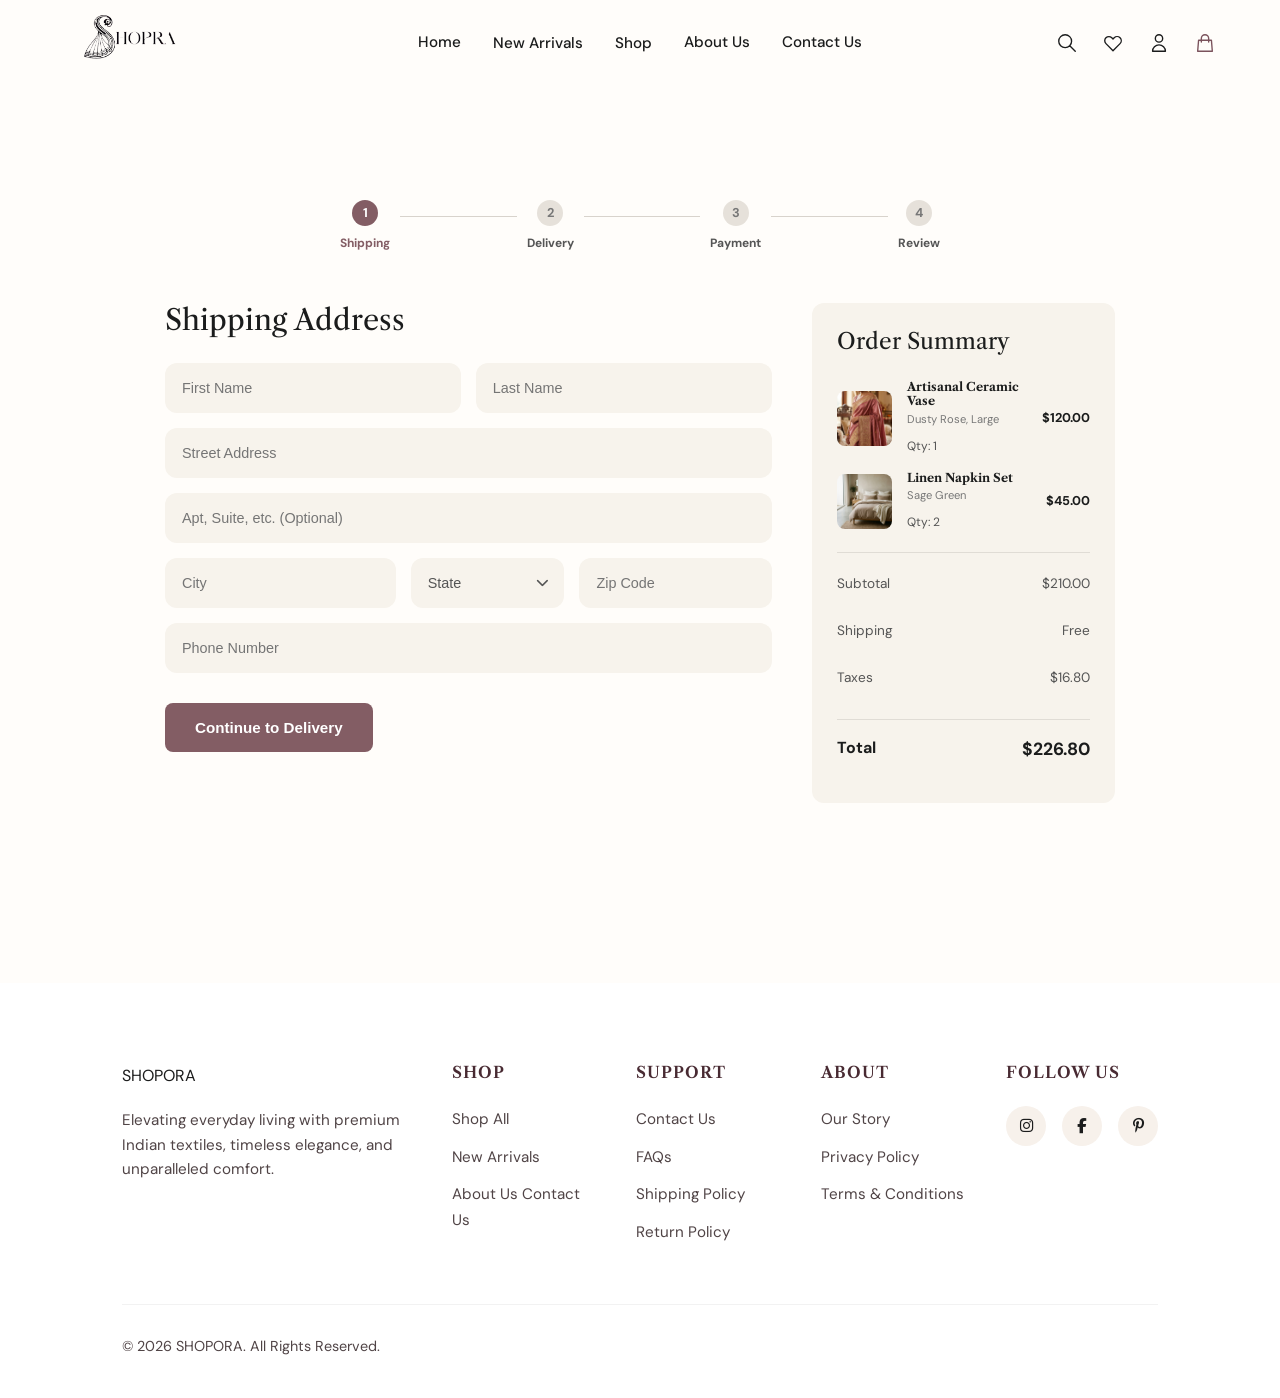
<file: checkout.html>
<!DOCTYPE html>
<html lang="en">
<head>
  <meta charset="UTF-8">
  <meta name="viewport" content="width=device-width, initial-scale=1.0">
  <meta name="description" content="Shopping Cart - SHOPORA">
  <title>Checkout | SHOPORA</title>
  <link rel="stylesheet" href="css/styles.css">
  <link rel="stylesheet" href="https://cdnjs.cloudflare.com/ajax/libs/font-awesome/6.4.0/css/all.min.css">
</head>
<body>

  <!-- Navigation -->
  <nav class="navbar">
    <a href="index.html" class="logo"><img src="assets/logo.png" alt="Shopora Logo" class="logo-img"></a>

    <div class="nav-links">
      <a href="index.html">Home</a>
      <div class="has-dropdown">
        <a href="new-arrivals.html">New Arrivals</a>
      </div>
      <div class="has-dropdown">
        <a href="shop.html">Shop</a>
      </div>
      <a href="about.html">About Us</a>
      <a href="contact.html">Contact Us</a>
    </div>

    <div class="nav-icons">
      <button aria-label="Search">
        <svg xmlns="http://www.w3.org/2000/svg" fill="none" viewBox="0 0 24 24" stroke="currentColor">
          <path stroke-linecap="round" stroke-linejoin="round" stroke-width="1.5" d="M21 21l-6-6m2-5a7 7 0 11-14 0 7 7 0 0114 0z" />
        </svg>
      </button>
      <a href="wishlist.html" aria-label="Wishlist">
        <svg xmlns="http://www.w3.org/2000/svg" fill="none" viewBox="0 0 24 24" stroke="currentColor">
          <path stroke-linecap="round" stroke-linejoin="round" stroke-width="1.5" d="M4.318 6.318a4.5 4.5 0 000 6.364L12 20.364l7.682-7.682a4.5 4.5 0 00-6.364-6.364L12 7.636l-1.318-1.318a4.5 4.5 0 00-6.364 0z" />
        </svg>
      </a>
      <a href="profile.html" aria-label="Account">
        <svg xmlns="http://www.w3.org/2000/svg" fill="none" viewBox="0 0 24 24" stroke="currentColor">
          <path stroke-linecap="round" stroke-linejoin="round" stroke-width="1.5" d="M16 7a4 4 0 11-8 0 4 4 0 018 0zM12 14a7 7 0 00-7 7h14a7 7 0 00-7-7z" />
        </svg>
      </a>
      <a href="cart.html" aria-label="Cart" style="color: var(--primary);">
        <svg xmlns="http://www.w3.org/2000/svg" fill="none" viewBox="0 0 24 24" stroke="currentColor">
          <path stroke-linecap="round" stroke-linejoin="round" stroke-width="1.5" d="M16 11V7a4 4 0 00-8 0v4M5 9h14l1 12H4L5 9z" />
        </svg>
      </a>
      <button class="menu-toggle" aria-label="Toggle Menu" style="display: none;">
        <svg xmlns="http://www.w3.org/2000/svg" fill="none" viewBox="0 0 24 24" stroke="currentColor">
          <path stroke-linecap="round" stroke-linejoin="round" stroke-width="1.5" d="M4 6h16M4 12h16M4 18h16" />
        </svg>
      </button>
    </div>
  </nav>

  <!-- Main Content Container -->
      <main class="container section-padding" style="margin-top: 100px;">
    
    <!-- Progress Tracker -->
    <div class="checkout-progress">
      <div class="progress-step active">
        <div class="step-circle">1</div>
        <div class="step-label">Shipping</div>
      </div>
      <div class="progress-line"></div>
      <div class="progress-step">
        <div class="step-circle">2</div>
        <div class="step-label">Delivery</div>
      </div>
      <div class="progress-line"></div>
      <div class="progress-step">
        <div class="step-circle">3</div>
        <div class="step-label">Payment</div>
      </div>
      <div class="progress-line"></div>
      <div class="progress-step">
        <div class="step-circle">4</div>
        <div class="step-label">Review</div>
      </div>
    </div>

    <!-- Checkout Layout -->
    <div class="checkout-layout">
      
      <!-- Left Column: Shipping Form -->
      <div class="checkout-form-container">
        <h2>Shipping Address</h2>
        <form class="checkout-form" onsubmit="event.preventDefault(); window.location.href='#';">
          <div class="form-row form-row-2">
            <input type="text" placeholder="First Name" class="checkout-input" required>
            <input type="text" placeholder="Last Name" class="checkout-input" required>
          </div>
          <div class="form-row">
            <input type="text" placeholder="Street Address" class="checkout-input" required>
          </div>
          <div class="form-row">
            <input type="text" placeholder="Apt, Suite, etc. (Optional)" class="checkout-input">
          </div>
          <div class="form-row form-row-3">
            <input type="text" placeholder="City" class="checkout-input" required>
            <div class="select-wrapper">
              <select class="checkout-input" required>
                <option value="" disabled selected>State</option>
                <option value="CA">California</option>
                <option value="NY">New York</option>
                <option value="TX">Texas</option>
              </select>
              <i class="fas fa-chevron-down select-icon"></i>
            </div>
            <input type="text" placeholder="Zip Code" class="checkout-input" required>
          </div>
          <div class="form-row">
            <input type="tel" placeholder="Phone Number" class="checkout-input" required>
          </div>
          <button type="submit" class="btn-checkout-submit">Continue to Delivery</button>
        </form>
      </div>

      <!-- Right Column: Order Summary -->
      <div class="checkout-sidebar">
        <h3>Order Summary</h3>
        
        <div class="checkout-summary-items">
          <!-- Item 1 -->
          <div class="summary-product">
            <img src="assets/product_main_1783928478467.png" alt="Artisanal Ceramic Vase" class="summary-product-img">
            <div class="summary-product-details">
              <h4>Artisanal Ceramic Vase</h4>
              <p>Dusty Rose, Large</p>
              <div class="summary-product-qty">Qty: 1</div>
            </div>
            <div class="summary-product-price">$120.00</div>
          </div>
          
          <!-- Item 2 -->
          <div class="summary-product">
            <img src="assets/bedsheet_category_1783924833095.png" alt="Linen Napkin Set" class="summary-product-img">
            <div class="summary-product-details">
              <h4>Linen Napkin Set</h4>
              <p>Sage Green</p>
              <div class="summary-product-qty">Qty: 2</div>
            </div>
            <div class="summary-product-price">$45.00</div>
          </div>
        </div>

        <div class="checkout-totals">
          <div class="summary-row">
            <span>Subtotal</span>
            <span>$210.00</span>
          </div>
          <div class="summary-row">
            <span>Shipping</span>
            <span>Free</span>
          </div>
          <div class="summary-row">
            <span>Taxes</span>
            <span>$16.80</span>
          </div>
          <div class="summary-row summary-total checkout-total-row">
            <span>Total</span>
            <span class="total-bold">$226.80</span>
          </div>
        </div>
      </div>

    </div>
  </main>

  <!-- Footer -->
  <footer class="footer">
    <div class="container">
      <div class="footer-grid">
        <div class="footer-brand">
          <a href="/" class="logo">SHOPORA</a>
          <p>Elevating everyday living with premium Indian textiles, timeless elegance, and unparalleled comfort.</p>
        </div>
        <div class="footer-col">
          <h4>SHOP</h4>
          <ul>
            <li><a href="shop.html">Shop All</a></li>
            <li><a href="new-arrivals.html">New Arrivals</a></li>
            <li><a href="about.html">About Us</a>
      <a href="contact.html">Contact Us</a></li>
          </ul>
        </div>
        <div class="footer-col">
          <h4>SUPPORT</h4>
          <ul>
            <li><a href="#contact">Contact Us</a></li>
            <li><a href="#faq">FAQs</a></li>
            <li><a href="#shipping">Shipping Policy</a></li>
            <li><a href="#returns">Return Policy</a></li>
          </ul>
        </div>
        <div class="footer-col">
          <h4>ABOUT</h4>
          <ul>
            <li><a href="about.html">Our Story</a></li>
            <li><a href="#privacy">Privacy Policy</a></li>
            <li><a href="#terms">Terms & Conditions</a></li>
          </ul>
        </div>
        <div class="footer-col">
          <h4>FOLLOW US</h4>
          <div class="social-links">
            <a href="#instagram"><i class="fab fa-instagram"></i></a>
            <a href="#facebook"><i class="fab fa-facebook-f"></i></a>
            <a href="#pinterest"><i class="fab fa-pinterest-p"></i></a>
          </div>
        </div>
      </div>
      <div class="footer-bottom">
        <p>&copy; 2026 SHOPORA. All Rights Reserved.</p>
      </div>
    </div>
  </footer>

  <script src="js/app.js"></script>
</body>
</html>
</file>
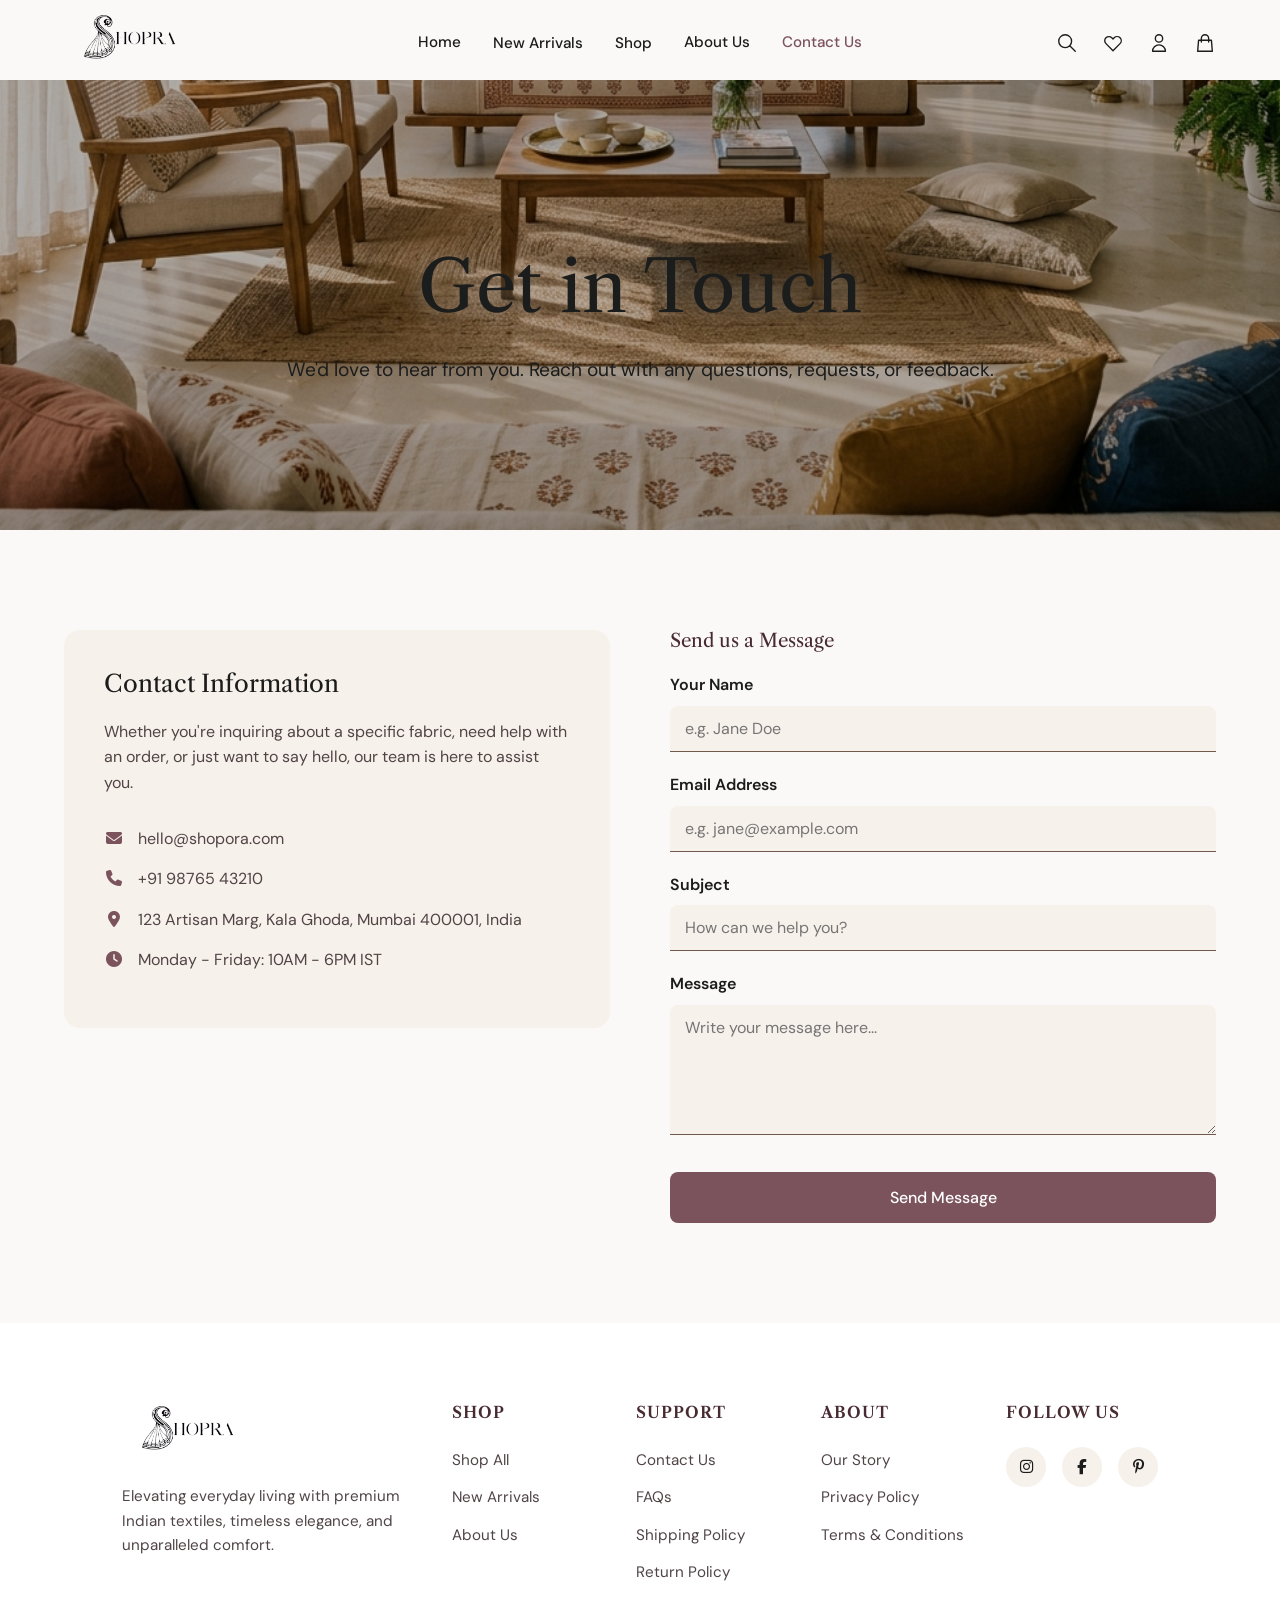
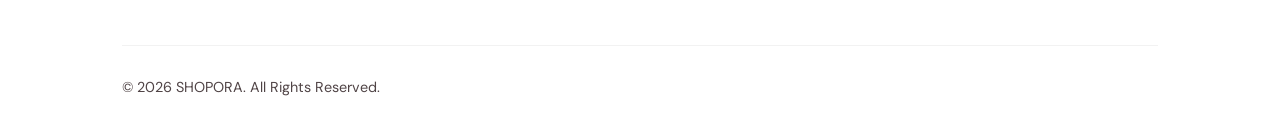
<file: contact.html>
<!DOCTYPE html>
<html lang="en">
<head>
  <meta charset="UTF-8">
  <meta name="viewport" content="width=device-width, initial-scale=1.0">
  <meta name="description" content="Contact Us - SHOPORA">
  <title>Contact Us | SHOPORA</title>
  <link rel="stylesheet" href="css/styles.css">
  <link rel="stylesheet" href="https://cdnjs.cloudflare.com/ajax/libs/font-awesome/6.4.0/css/all.min.css">
</head>
<body>

  <!-- Navigation -->
  <nav class="navbar">
    <a href="index.html" class="logo"><img src="assets/logo.png" alt="Shopora Logo" class="logo-img"></a>

    <div class="nav-links">
      <a href="index.html">Home</a>
      <div class="has-dropdown">
        <a href="new-arrivals.html">New Arrivals</a>
      </div>
      <div class="has-dropdown">
        <a href="shop.html">Shop</a>
      </div>
      <a href="about.html">About Us</a>
      <a href="contact.html" style="color: var(--primary);">Contact Us</a>
    </div>

    <div class="nav-icons">
      <button aria-label="Search">
        <svg xmlns="http://www.w3.org/2000/svg" fill="none" viewBox="0 0 24 24" stroke="currentColor">
          <path stroke-linecap="round" stroke-linejoin="round" stroke-width="1.5" d="M21 21l-6-6m2-5a7 7 0 11-14 0 7 7 0 0114 0z" />
        </svg>
      </button>
      <a href="wishlist.html" aria-label="Wishlist">
        <svg xmlns="http://www.w3.org/2000/svg" fill="none" viewBox="0 0 24 24" stroke="currentColor">
          <path stroke-linecap="round" stroke-linejoin="round" stroke-width="1.5" d="M4.318 6.318a4.5 4.5 0 000 6.364L12 20.364l7.682-7.682a4.5 4.5 0 00-6.364-6.364L12 7.636l-1.318-1.318a4.5 4.5 0 00-6.364 0z" />
        </svg>
      </a>
      <a href="profile.html" aria-label="Account">
        <svg xmlns="http://www.w3.org/2000/svg" fill="none" viewBox="0 0 24 24" stroke="currentColor">
          <path stroke-linecap="round" stroke-linejoin="round" stroke-width="1.5" d="M16 7a4 4 0 11-8 0 4 4 0 018 0zM12 14a7 7 0 00-7 7h14a7 7 0 00-7-7z" />
        </svg>
      </a>
      <a href="cart.html" aria-label="Cart">
        <svg xmlns="http://www.w3.org/2000/svg" fill="none" viewBox="0 0 24 24" stroke="currentColor">
          <path stroke-linecap="round" stroke-linejoin="round" stroke-width="1.5" d="M16 11V7a4 4 0 00-8 0v4M5 9h14l1 12H4L5 9z" />
        </svg>
      </a>
      <button class="menu-toggle" aria-label="Toggle Menu" style="display: none;">
        <svg xmlns="http://www.w3.org/2000/svg" fill="none" viewBox="0 0 24 24" stroke="currentColor">
          <path stroke-linecap="round" stroke-linejoin="round" stroke-width="1.5" d="M4 6h16M4 12h16M4 18h16" />
        </svg>
      </button>
    </div>
  </nav>

  <!-- Hero Banner -->
  <header class="hero" style="min-height: 350px; height: 50vh; margin-top: 80px;">
    <img src="assets/shop_banner_1783929943530.png" alt="Contact SHOPORA" class="hero-bg" style="object-position: bottom;">
    <div class="hero-overlay" style="background: rgba(0,0,0,0.3);"></div>
    <div class="hero-content" style="max-width: 800px;">
      <h1>Get in Touch</h1>
      <p>We'd love to hear from you. Reach out with any questions, requests, or feedback.</p>
    </div>
  </header>

  <!-- Main Content Container -->
  <main class="container section-padding">
    
    <div class="contact-layout">
      <!-- Contact Info -->
      <div class="contact-info">
        <h3>Contact Information</h3>
        <p>Whether you're inquiring about a specific fabric, need help with an order, or just want to say hello, our team is here to assist you.</p>
        
        <div style="margin-top: 30px;">
          <p><i class="fas fa-envelope"></i> hello@shopora.com</p>
          <p><i class="fas fa-phone"></i> +91 98765 43210</p>
          <p><i class="fas fa-map-marker-alt"></i> 123 Artisan Marg, Kala Ghoda, Mumbai 400001, India</p>
          <p><i class="fas fa-clock"></i> Monday - Friday: 10AM - 6PM IST</p>
        </div>
      </div>

      <!-- Contact Form -->
      <div class="contact-form">
        <h3>Send us a Message</h3>
        <form action="#" method="POST" style="margin-top: 20px;">
          <div class="form-group">
            <label for="name">Your Name</label>
            <input type="text" id="name" name="name" class="form-input" placeholder="e.g. Jane Doe" required>
          </div>
          
          <div class="form-group">
            <label for="email">Email Address</label>
            <input type="email" id="email" name="email" class="form-input" placeholder="e.g. jane@example.com" required>
          </div>
          
          <div class="form-group">
            <label for="subject">Subject</label>
            <input type="text" id="subject" name="subject" class="form-input" placeholder="How can we help you?" required>
          </div>
          
          <div class="form-group">
            <label for="message">Message</label>
            <textarea id="message" name="message" class="form-input" rows="5" placeholder="Write your message here..." style="resize: vertical; min-height: 120px;" required></textarea>
          </div>

          <button type="submit" class="btn-primary" style="margin-top: 10px; width: 100%;">Send Message</button>
        </form>
      </div>
    </div>

  </main>

  <!-- Footer -->
  <footer class="footer">
    <div class="container">
      <div class="footer-grid">
        <div class="footer-brand">
          <a href="index.html" class="logo"><img src="assets/logo.png" alt="Shopora Logo" class="logo-img"></a>
          <p>Elevating everyday living with premium Indian textiles, timeless elegance, and unparalleled comfort.</p>
        </div>
        <div class="footer-col">
          <h4>SHOP</h4>
          <ul>
            <li><a href="shop.html">Shop All</a></li>
            <li><a href="new-arrivals.html">New Arrivals</a></li>
            <li><a href="about.html">About Us</a></li>
          </ul>
        </div>
        <div class="footer-col">
          <h4>SUPPORT</h4>
          <ul>
            <li><a href="contact.html">Contact Us</a></li>
            <li><a href="#faq">FAQs</a></li>
            <li><a href="#shipping">Shipping Policy</a></li>
            <li><a href="#returns">Return Policy</a></li>
          </ul>
        </div>
        <div class="footer-col">
          <h4>ABOUT</h4>
          <ul>
            <li><a href="about.html">Our Story</a></li>
            <li><a href="#privacy">Privacy Policy</a></li>
            <li><a href="#terms">Terms & Conditions</a></li>
          </ul>
        </div>
        <div class="footer-col">
          <h4>FOLLOW US</h4>
          <div class="social-links">
            <a href="#instagram"><i class="fab fa-instagram"></i></a>
            <a href="#facebook"><i class="fab fa-facebook-f"></i></a>
            <a href="#pinterest"><i class="fab fa-pinterest-p"></i></a>
          </div>
        </div>
      </div>
      <div class="footer-bottom">
        <p>&copy; 2026 SHOPORA. All Rights Reserved.</p>
      </div>
    </div>
  </footer>

  <script src="js/app.js"></script>
</body>
</html>
</file>
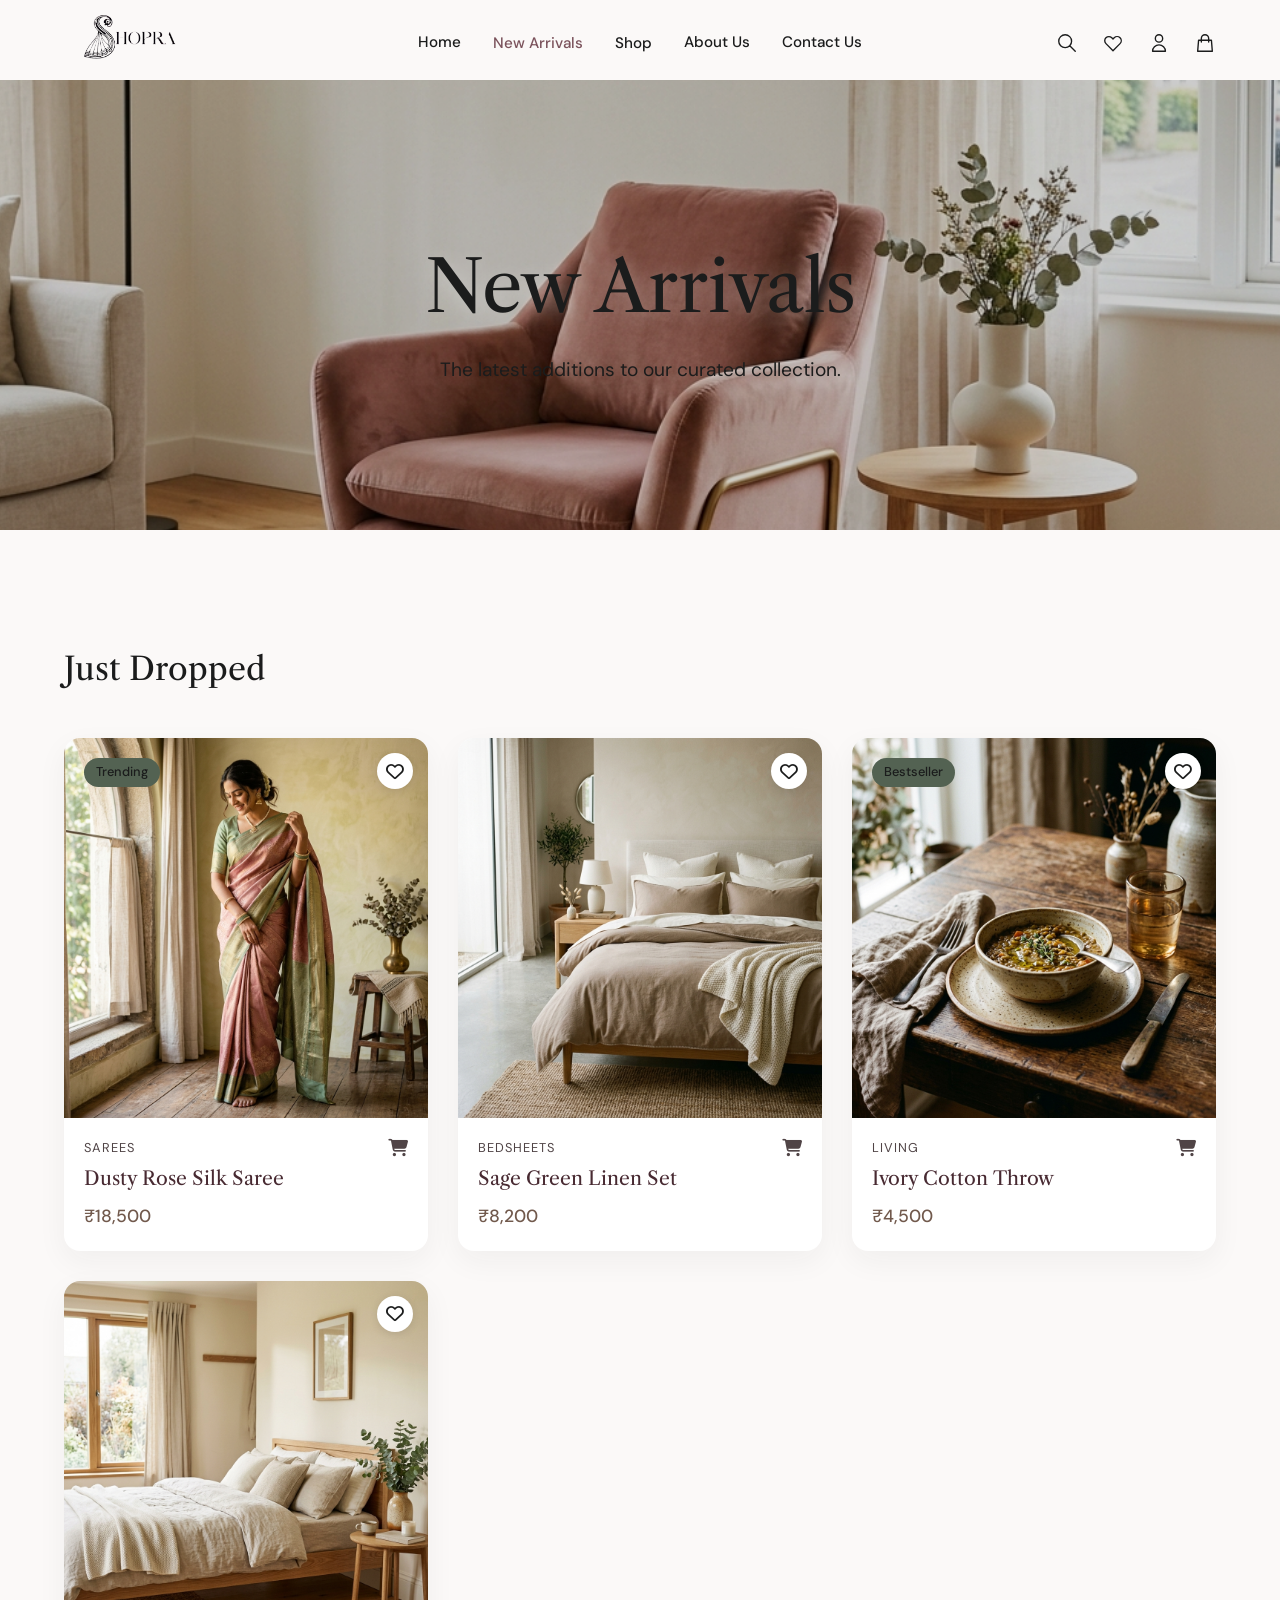
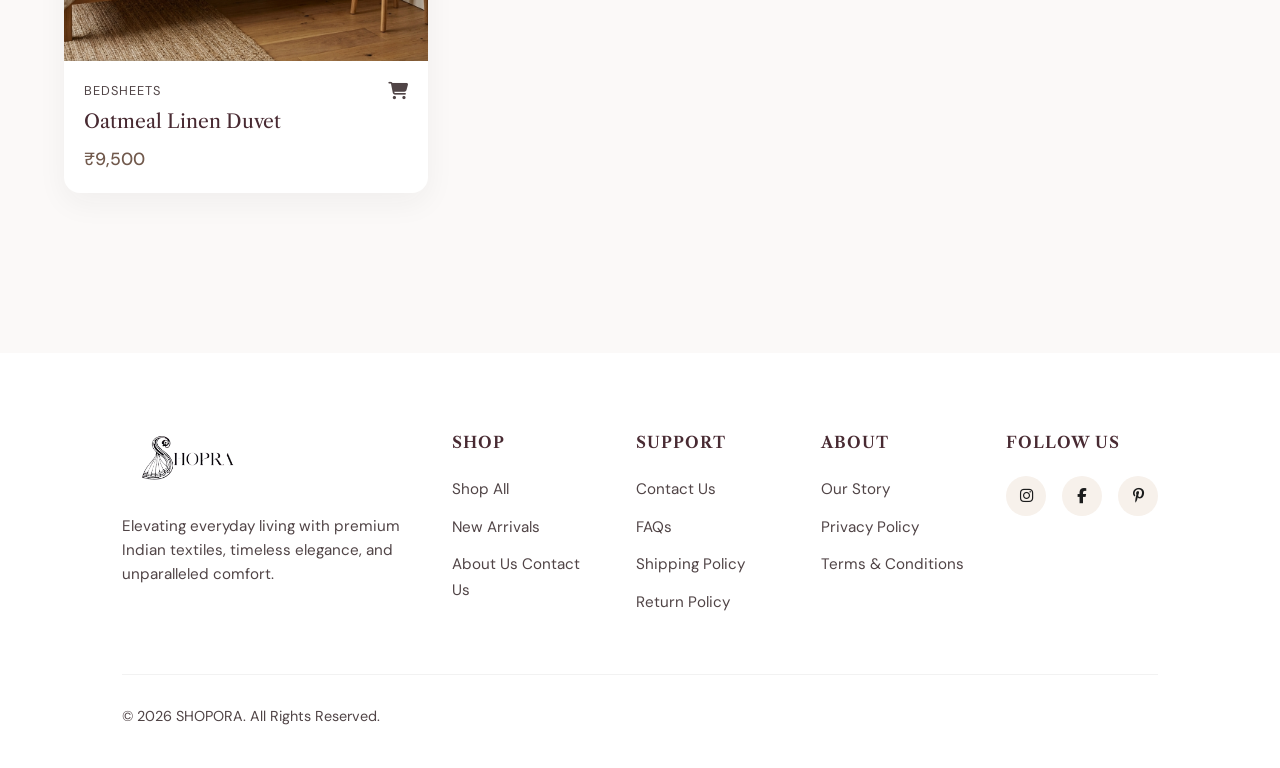
<file: new-arrivals.html>
<!DOCTYPE html>
<html lang="en">
<head>
  <meta charset="UTF-8">
  <meta name="viewport" content="width=device-width, initial-scale=1.0">
  <meta name="description" content="New Arrivals - SHOPORA">
  <title>New Arrivals | SHOPORA</title>
  <link rel="stylesheet" href="css/styles.css">
  <link rel="stylesheet" href="https://cdnjs.cloudflare.com/ajax/libs/font-awesome/6.4.0/css/all.min.css">
</head>
<body>

  <!-- Navigation -->
  <nav class="navbar">
    <a href="index.html" class="logo"><img src="assets/logo.png" alt="Shopora Logo" class="logo-img"></a>

    <div class="nav-links">
      <a href="index.html">Home</a>
      <div class="has-dropdown">
        <a href="new-arrivals.html" style="color: var(--primary);">New Arrivals</a>
      </div>
      <div class="has-dropdown">
        <a href="shop.html">Shop</a>
      </div>
      <a href="about.html">About Us</a>
      <a href="contact.html">Contact Us</a>
    </div>

    <div class="nav-icons">
      <button aria-label="Search">
        <svg xmlns="http://www.w3.org/2000/svg" fill="none" viewBox="0 0 24 24" stroke="currentColor">
          <path stroke-linecap="round" stroke-linejoin="round" stroke-width="1.5" d="M21 21l-6-6m2-5a7 7 0 11-14 0 7 7 0 0114 0z" />
        </svg>
      </button>
      <a href="wishlist.html" aria-label="Wishlist">
        <svg xmlns="http://www.w3.org/2000/svg" fill="none" viewBox="0 0 24 24" stroke="currentColor">
          <path stroke-linecap="round" stroke-linejoin="round" stroke-width="1.5" d="M4.318 6.318a4.5 4.5 0 000 6.364L12 20.364l7.682-7.682a4.5 4.5 0 00-6.364-6.364L12 7.636l-1.318-1.318a4.5 4.5 0 00-6.364 0z" />
        </svg>
      </a>
      <a href="profile.html" aria-label="Account">
        <svg xmlns="http://www.w3.org/2000/svg" fill="none" viewBox="0 0 24 24" stroke="currentColor">
          <path stroke-linecap="round" stroke-linejoin="round" stroke-width="1.5" d="M16 7a4 4 0 11-8 0 4 4 0 018 0zM12 14a7 7 0 00-7 7h14a7 7 0 00-7-7z" />
        </svg>
      </a>
      <a href="cart.html" aria-label="Cart">
        <svg xmlns="http://www.w3.org/2000/svg" fill="none" viewBox="0 0 24 24" stroke="currentColor">
          <path stroke-linecap="round" stroke-linejoin="round" stroke-width="1.5" d="M16 11V7a4 4 0 00-8 0v4M5 9h14l1 12H4L5 9z" />
        </svg>
      </a>
      <button class="menu-toggle" aria-label="Toggle Menu" style="display: none;">
        <svg xmlns="http://www.w3.org/2000/svg" fill="none" viewBox="0 0 24 24" stroke="currentColor">
          <path stroke-linecap="round" stroke-linejoin="round" stroke-width="1.5" d="M4 6h16M4 12h16M4 18h16" />
        </svg>
      </button>
    </div>
  </nav>

  <!-- Hero Banner -->
  <header class="hero" style="min-height: 350px; height: 50vh; margin-top: 80px;">
    <img src="assets/category_living_1783929290601.png" alt="New Arrivals" class="hero-bg" style="object-position: center;">
    <div class="hero-overlay" style="background: rgba(0,0,0,0.2);"></div>
    <div class="hero-content" style="max-width: 800px;">
      <h1>New Arrivals</h1>
      <p>The latest additions to our curated collection.</p>
    </div>
  </header>

  <!-- Main Content Container -->
  <main class="container section-padding">
    
    <div class="page-header" style="margin-top: 20px;">
      <h1>Just Dropped</h1>
    </div>

    <!-- Products Grid -->
    <div class="all-products-grid">
      
      <!-- Product 1 -->
      <div class="product-card">
        <div class="badge">Trending</div>
        <div class="product-image">
          <button class="wishlist-btn" aria-label="Add to Wishlist"><i class="far fa-heart"></i></button>
          <img src="assets/saree_category_1783924821075.png" alt="Dusty Rose Silk Saree" style="object-position: top;">
        </div>
        <div class="product-info">
          <div class="product-info-top">
            <div class="product-category">Sarees</div>
            <button class="add-to-cart-small" aria-label="Add to Cart"><i class="fas fa-shopping-cart"></i></button>
          </div>
          <h3 class="product-name"><a href="product.html">Dusty Rose Silk Saree</a></h3>
          <div class="product-price">₹18,500</div>
        </div>
      </div>

      <!-- Product 2 -->
      <div class="product-card">
        <div class="product-image">
          <button class="wishlist-btn" aria-label="Add to Wishlist"><i class="far fa-heart"></i></button>
          <img src="assets/bedsheet_category_1783924833095.png" alt="Sage Green Linen Set" style="object-position: center;">
        </div>
        <div class="product-info">
          <div class="product-info-top">
            <div class="product-category">Bedsheets</div>
            <button class="add-to-cart-small" aria-label="Add to Cart"><i class="fas fa-shopping-cart"></i></button>
          </div>
          <h3 class="product-name"><a href="product.html">Sage Green Linen Set</a></h3>
          <div class="product-price">₹8,200</div>
        </div>
      </div>

      <!-- Product 3 -->
      <div class="product-card">
        <div class="badge">Bestseller</div>
        <div class="product-image">
          <button class="wishlist-btn" aria-label="Add to Wishlist"><i class="far fa-heart"></i></button>
          <img src="assets/category_dining_1783929300683.png" alt="Ivory Cotton Throw" style="object-position: center;">
        </div>
        <div class="product-info">
          <div class="product-info-top">
            <div class="product-category">Living</div>
            <button class="add-to-cart-small" aria-label="Add to Cart"><i class="fas fa-shopping-cart"></i></button>
          </div>
          <h3 class="product-name"><a href="product.html">Ivory Cotton Throw</a></h3>
          <div class="product-price">₹4,500</div>
        </div>
      </div>
      
      <!-- Product 4 -->
      <div class="product-card">
        <div class="product-image">
          <button class="wishlist-btn" aria-label="Add to Wishlist"><i class="far fa-heart"></i></button>
          <img src="assets/category_bedroom_1783929279634.png" alt="Oatmeal Linen Duvet" style="object-position: center;">
        </div>
        <div class="product-info">
          <div class="product-info-top">
            <div class="product-category">Bedsheets</div>
            <button class="add-to-cart-small" aria-label="Add to Cart"><i class="fas fa-shopping-cart"></i></button>
          </div>
          <h3 class="product-name"><a href="product.html">Oatmeal Linen Duvet</a></h3>
          <div class="product-price">₹9,500</div>
        </div>
      </div>

    </div>

  </main>

  <!-- Footer -->
  <footer class="footer">
    <div class="container">
      <div class="footer-grid">
        <div class="footer-brand">
          <a href="index.html" class="logo"><img src="assets/logo.png" alt="Shopora Logo" class="logo-img"></a>
          <p>Elevating everyday living with premium Indian textiles, timeless elegance, and unparalleled comfort.</p>
        </div>
        <div class="footer-col">
          <h4>SHOP</h4>
          <ul>
            <li><a href="shop.html">Shop All</a></li>
            <li><a href="new-arrivals.html">New Arrivals</a></li>
            <li><a href="about.html">About Us</a>
      <a href="contact.html">Contact Us</a></li>
          </ul>
        </div>
        <div class="footer-col">
          <h4>SUPPORT</h4>
          <ul>
            <li><a href="#contact">Contact Us</a></li>
            <li><a href="#faq">FAQs</a></li>
            <li><a href="#shipping">Shipping Policy</a></li>
            <li><a href="#returns">Return Policy</a></li>
          </ul>
        </div>
        <div class="footer-col">
          <h4>ABOUT</h4>
          <ul>
            <li><a href="about.html">Our Story</a></li>
            <li><a href="#privacy">Privacy Policy</a></li>
            <li><a href="#terms">Terms & Conditions</a></li>
          </ul>
        </div>
        <div class="footer-col">
          <h4>FOLLOW US</h4>
          <div class="social-links">
            <a href="#instagram"><i class="fab fa-instagram"></i></a>
            <a href="#facebook"><i class="fab fa-facebook-f"></i></a>
            <a href="#pinterest"><i class="fab fa-pinterest-p"></i></a>
          </div>
        </div>
      </div>
      <div class="footer-bottom">
        <p>&copy; 2026 SHOPORA. All Rights Reserved.</p>
      </div>
    </div>
  </footer>

  <script src="js/app.js"></script>
</body>
</html>
</file>
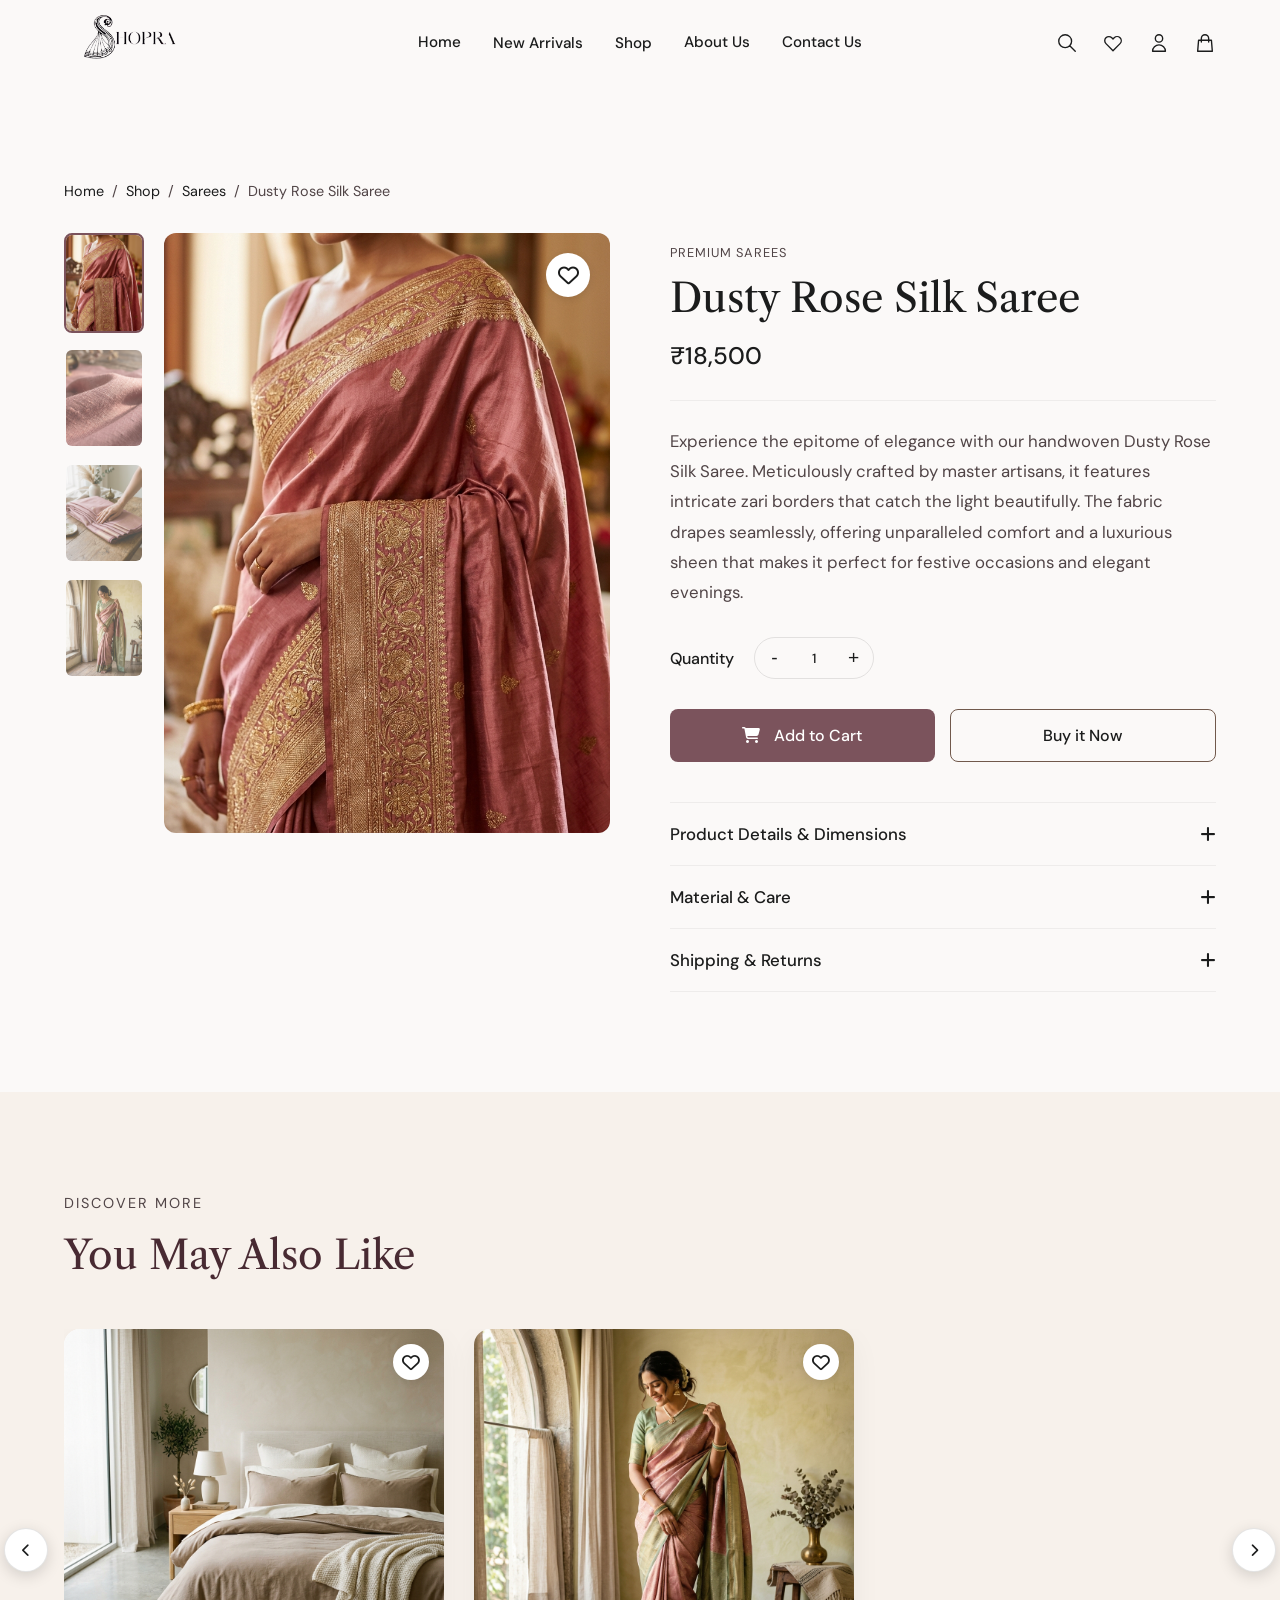
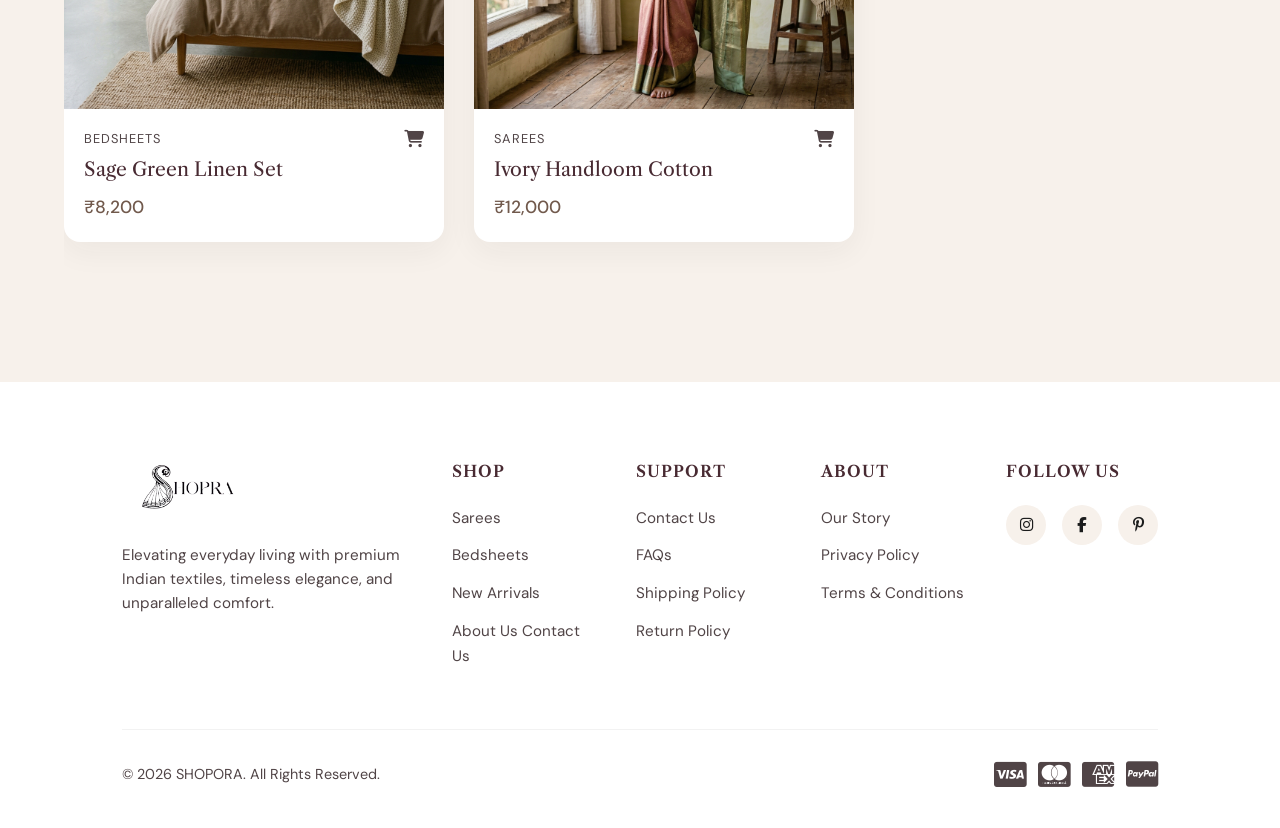
<file: product.html>
<!DOCTYPE html>
<html lang="en">
<head>
  <meta charset="UTF-8">
  <meta name="viewport" content="width=device-width, initial-scale=1.0">
  <meta name="description" content="Dusty Rose Silk Saree - SHOPORA">
  <title>Dusty Rose Silk Saree | SHOPORA</title>
  <link rel="stylesheet" href="css/styles.css">
  <link rel="stylesheet" href="https://cdnjs.cloudflare.com/ajax/libs/font-awesome/6.4.0/css/all.min.css">
</head>
<body>

  <!-- Navigation -->
  <nav class="navbar">
    <a href="index.html" class="logo"><img src="assets/logo.png" alt="Shopora Logo" class="logo-img"></a>

    <div class="nav-links">
      <a href="index.html">Home</a>
      <div class="has-dropdown">
        <a href="new-arrivals.html">New Arrivals</a>
      </div>
      <div class="has-dropdown">
        <a href="shop.html">Shop</a>
      </div>
      <a href="about.html">About Us</a>
      <a href="contact.html">Contact Us</a>
    </div>

    <div class="nav-icons">
      <button aria-label="Search">
        <svg xmlns="http://www.w3.org/2000/svg" fill="none" viewBox="0 0 24 24" stroke="currentColor">
          <path stroke-linecap="round" stroke-linejoin="round" stroke-width="1.5" d="M21 21l-6-6m2-5a7 7 0 11-14 0 7 7 0 0114 0z" />
        </svg>
      </button>
      <a href="wishlist.html" aria-label="Wishlist">
        <svg xmlns="http://www.w3.org/2000/svg" fill="none" viewBox="0 0 24 24" stroke="currentColor">
          <path stroke-linecap="round" stroke-linejoin="round" stroke-width="1.5" d="M4.318 6.318a4.5 4.5 0 000 6.364L12 20.364l7.682-7.682a4.5 4.5 0 00-6.364-6.364L12 7.636l-1.318-1.318a4.5 4.5 0 00-6.364 0z" />
        </svg>
      </a>
      <a href="profile.html" aria-label="Account">
        <svg xmlns="http://www.w3.org/2000/svg" fill="none" viewBox="0 0 24 24" stroke="currentColor">
          <path stroke-linecap="round" stroke-linejoin="round" stroke-width="1.5" d="M16 7a4 4 0 11-8 0 4 4 0 018 0zM12 14a7 7 0 00-7 7h14a7 7 0 00-7-7z" />
        </svg>
      </a>
      <a href="cart.html" aria-label="Cart">
        <svg xmlns="http://www.w3.org/2000/svg" fill="none" viewBox="0 0 24 24" stroke="currentColor">
          <path stroke-linecap="round" stroke-linejoin="round" stroke-width="1.5" d="M16 11V7a4 4 0 00-8 0v4M5 9h14l1 12H4L5 9z" />
        </svg>
      </a>
      <button class="menu-toggle" aria-label="Toggle Menu" style="display: none;">
        <svg xmlns="http://www.w3.org/2000/svg" fill="none" viewBox="0 0 24 24" stroke="currentColor">
          <path stroke-linecap="round" stroke-linejoin="round" stroke-width="1.5" d="M4 6h16M4 12h16M4 18h16" />
        </svg>
      </button>
    </div>
  </nav>

  <!-- Product Page Container -->
  <main class="container section-padding" style="margin-top: 80px;">
    
    <!-- Breadcrumbs -->
    <div class="breadcrumbs">
      <a href="index.html">Home</a> &nbsp;/&nbsp;
      <a href="shop.html">Shop</a> &nbsp;/&nbsp;
      <a href="#">Sarees</a> &nbsp;/&nbsp;
      <span>Dusty Rose Silk Saree</span>
    </div>

    <!-- Product Layout -->
    <div class="product-layout">
      
      <!-- Gallery Column -->
      <div class="product-gallery">
        <div class="thumbnail-list">
          <img src="assets/product_main_1783928478467.png" alt="Dusty Rose Saree Thumbnail" class="thumbnail active" onclick="changeMainImage(this.src)">
          <img src="assets/product_detail_1_1783928490046.png" alt="Saree Detail Thumbnail" class="thumbnail" onclick="changeMainImage(this.src)">
          <img src="assets/product_detail_2_1783928501759.png" alt="Saree Lifestyle Thumbnail" class="thumbnail" onclick="changeMainImage(this.src)">
          <img src="assets/saree_category_1783924821075.png" alt="Saree Model Thumbnail" class="thumbnail" onclick="changeMainImage(this.src)">
        </div>
        <div class="main-image-container">
          <button class="wishlist-btn" style="top: 20px; right: 20px; width: 44px; height: 44px; font-size: 1.3rem;" aria-label="Add to Wishlist"><i class="far fa-heart"></i></button>
          <img src="assets/product_main_1783928478467.png" alt="Dusty Rose Silk Saree" id="main-product-image">
        </div>
      </div>

      <!-- Details Column -->
      <div class="product-details">
        <div class="product-header">
          <div class="product-category">Premium Sarees</div>
          <h1 class="product-title">Dusty Rose Silk Saree</h1>
          <div class="product-price-large">₹18,500</div>
        </div>

        <p class="product-description">
          Experience the epitome of elegance with our handwoven Dusty Rose Silk Saree. Meticulously crafted by master artisans, it features intricate zari borders that catch the light beautifully. The fabric drapes seamlessly, offering unparalleled comfort and a luxurious sheen that makes it perfect for festive occasions and elegant evenings.
        </p>

        <div class="product-options">
          <div class="quantity-selector">
            <span class="qty-label">Quantity</span>
            <div class="qty-controls">
              <button class="qty-btn" onclick="updateQty(-1)">-</button>
              <input type="text" value="1" id="qty-input" readonly>
              <button class="qty-btn" onclick="updateQty(1)">+</button>
            </div>
          </div>
        </div>

        <div class="product-actions-large">
          <button class="btn btn-primary btn-block"><i class="fas fa-shopping-cart" style="margin-right: 10px;"></i> Add to Cart</button>
          <button class="btn btn-outline btn-block">Buy it Now</button>
        </div>

        <!-- Accordions -->
        <div class="accordions">
          <div class="accordion-item">
            <button class="accordion-header">
              <span>Product Details & Dimensions</span>
              <i class="fas fa-plus"></i>
            </button>
            <div class="accordion-content">
              <ul>
                <li>Fabric: 100% Pure Kanjeevaram Silk</li>
                <li>Length: 5.5 Meters</li>
                <li>Blouse Piece: 0.8 Meters included (Unstitched)</li>
                <li>Zari: Authentic gold-plated silver zari</li>
              </ul>
            </div>
          </div>
          <div class="accordion-item">
            <button class="accordion-header">
              <span>Material & Care</span>
              <i class="fas fa-plus"></i>
            </button>
            <div class="accordion-content">
              <p>Dry clean only. Store in a breathable cotton bag. Do not use perfumes or deodorants directly on the fabric. Iron on reverse side only.</p>
            </div>
          </div>
          <div class="accordion-item">
            <button class="accordion-header">
              <span>Shipping & Returns</span>
              <i class="fas fa-plus"></i>
            </button>
            <div class="accordion-content">
              <p>Complimentary shipping on orders over ₹10,000. Delivery within 5-7 business days. 14-day return policy for unstitched and unused items.</p>
            </div>
          </div>
        </div>

      </div>
    </div>
  </main>

  <!-- You May Also Like Section -->
  <section class="section-padding" style="background-color: var(--bg-section);">
    <div class="container">
      <div class="section-header">
        <div>
          <span class="subtitle">Discover More</span>
          <h2>You May Also Like</h2>
        </div>
      </div>
      
      <div class="slider-wrapper">
        <button class="slider-btn side-slider-btn prev-btn"><i class="fas fa-chevron-left"></i></button>
        <button class="slider-btn side-slider-btn next-btn"><i class="fas fa-chevron-right"></i></button>
        <div class="product-scroll-container">
          <!-- Reusing product cards -->
          <div class="product-card">
            <div class="product-image">
              <button class="wishlist-btn" aria-label="Add to Wishlist"><i class="far fa-heart"></i></button>
              <img src="assets/bedsheet_category_1783924833095.png" alt="Sage Green Linen Set" style="object-position: center;">
            </div>
            <div class="product-info">
              <div class="product-info-top">
                <div class="product-category">Bedsheets</div>
                <button class="add-to-cart-small"><i class="fas fa-shopping-cart"></i></button>
              </div>
              <h3 class="product-name"><a href="product.html">Sage Green Linen Set</a></h3>
              <div class="product-price">₹8,200</div>
            </div>
          </div>
          
          <div class="product-card">
            <div class="product-image">
              <button class="wishlist-btn" aria-label="Add to Wishlist"><i class="far fa-heart"></i></button>
              <img src="assets/saree_category_1783924821075.png" alt="Ivory Handloom Cotton">
            </div>
            <div class="product-info">
              <div class="product-info-top">
                <div class="product-category">Sarees</div>
                <button class="add-to-cart-small"><i class="fas fa-shopping-cart"></i></button>
              </div>
              <h3 class="product-name"><a href="product.html">Ivory Handloom Cotton</a></h3>
              <div class="product-price">₹12,000</div>
            </div>
          </div>
          
        </div>
      </div>
    </div>
  </section>

  <!-- Footer -->
  <footer class="footer">
    <div class="container">
      <div class="footer-grid">
        <div class="footer-brand">
          <a href="index.html" class="logo"><img src="assets/logo.png" alt="Shopora Logo" class="logo-img"></a>
          <p>Elevating everyday living with premium Indian textiles, timeless elegance, and unparalleled comfort.</p>
        </div>
        <div class="footer-col">
          <h4>SHOP</h4>
          <ul>
            <li><a href="index.html#sarees">Sarees</a></li>
            <li><a href="index.html#bedsheets">Bedsheets</a></li>
            <li><a href="new-arrivals.html">New Arrivals</a></li>
            <li><a href="about.html">About Us</a>
      <a href="contact.html">Contact Us</a></li>
          </ul>
        </div>
        <div class="footer-col">
          <h4>SUPPORT</h4>
          <ul>
            <li><a href="#contact">Contact Us</a></li>
            <li><a href="#faq">FAQs</a></li>
            <li><a href="#shipping">Shipping Policy</a></li>
            <li><a href="#returns">Return Policy</a></li>
          </ul>
        </div>
        <div class="footer-col">
          <h4>ABOUT</h4>
          <ul>
            <li><a href="#story">Our Story</a></li>
            <li><a href="#privacy">Privacy Policy</a></li>
            <li><a href="#terms">Terms & Conditions</a></li>
          </ul>
        </div>
        <div class="footer-col">
          <h4>FOLLOW US</h4>
          <div class="social-links">
            <a href="#instagram"><i class="fab fa-instagram"></i></a>
            <a href="#facebook"><i class="fab fa-facebook-f"></i></a>
            <a href="#pinterest"><i class="fab fa-pinterest-p"></i></a>
          </div>
        </div>
      </div>
      <div class="footer-bottom">
        <p>&copy; 2026 SHOPORA. All Rights Reserved.</p>
        <div class="payment-icons">
          <i class="fab fa-cc-visa fa-2x"></i>
          <i class="fab fa-cc-mastercard fa-2x"></i>
          <i class="fab fa-cc-amex fa-2x"></i>
          <i class="fab fa-cc-paypal fa-2x"></i>
        </div>
      </div>
    </div>
  </footer>

  <script src="js/app.js"></script>
  <script>
    // Product Page Specific JS
    function changeMainImage(src) {
      document.getElementById('main-product-image').src = src;
      const thumbnails = document.querySelectorAll('.thumbnail');
      thumbnails.forEach(t => t.classList.remove('active'));
      event.target.classList.add('active');
    }

    function updateQty(change) {
      const input = document.getElementById('qty-input');
      let val = parseInt(input.value);
      val += change;
      if(val < 1) val = 1;
      input.value = val;
    }

    // Accordion Logic
    const accordions = document.querySelectorAll('.accordion-header');
    accordions.forEach(acc => {
      acc.addEventListener('click', function() {
        this.classList.toggle('active');
        const content = this.nextElementSibling;
        const icon = this.querySelector('i');
        if (content.style.maxHeight) {
          content.style.maxHeight = null;
          icon.classList.remove('fa-minus');
          icon.classList.add('fa-plus');
        } else {
          content.style.maxHeight = content.scrollHeight + "px";
          icon.classList.remove('fa-plus');
          icon.classList.add('fa-minus');
        }
      });
    });
  </script>
</body>
</html>
</file>
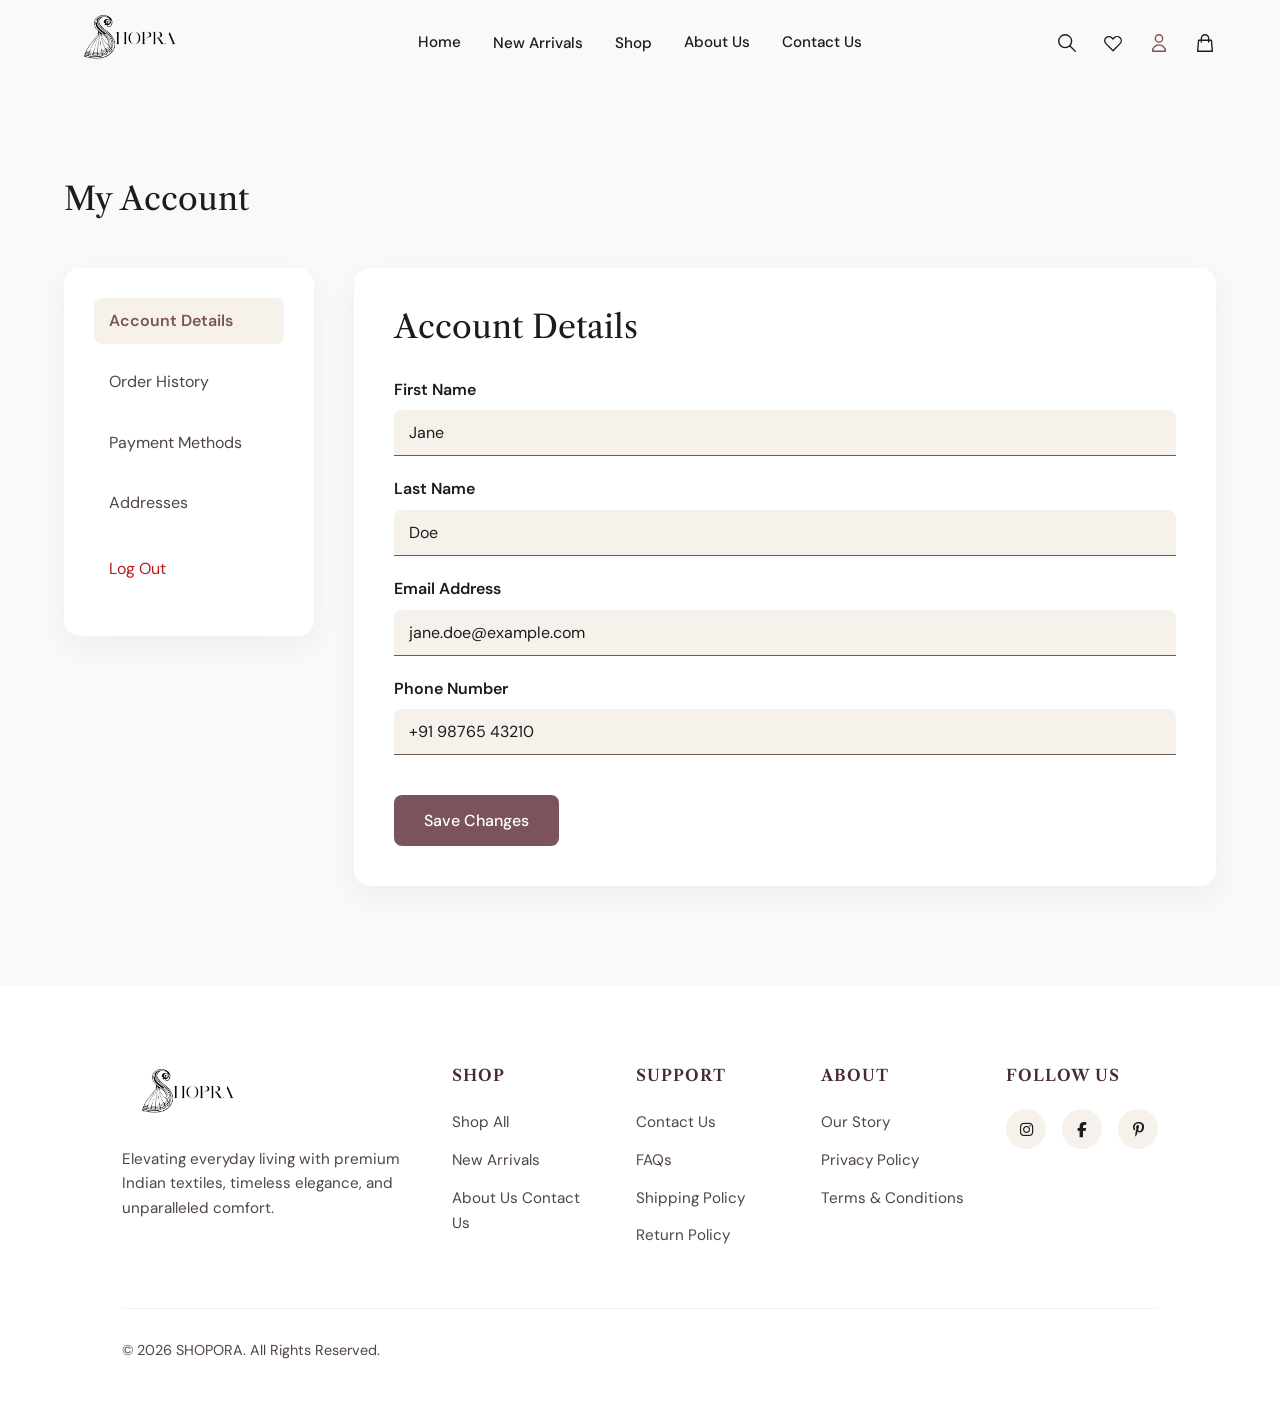
<file: profile.html>
<!DOCTYPE html>
<html lang="en">
<head>
  <meta charset="UTF-8">
  <meta name="viewport" content="width=device-width, initial-scale=1.0">
  <meta name="description" content="My Profile - SHOPORA">
  <title>My Profile | SHOPORA</title>
  <link rel="stylesheet" href="css/styles.css">
  <link rel="stylesheet" href="https://cdnjs.cloudflare.com/ajax/libs/font-awesome/6.4.0/css/all.min.css">
</head>
<body>

  <!-- Navigation -->
  <nav class="navbar">
    <a href="index.html" class="logo"><img src="assets/logo.png" alt="Shopora Logo" class="logo-img"></a>

    <div class="nav-links">
      <a href="index.html">Home</a>
      <div class="has-dropdown">
        <a href="new-arrivals.html">New Arrivals</a>
      </div>
      <div class="has-dropdown">
        <a href="shop.html">Shop</a>
      </div>
      <a href="about.html">About Us</a>
      <a href="contact.html">Contact Us</a>
    </div>

    <div class="nav-icons">
      <button aria-label="Search">
        <svg xmlns="http://www.w3.org/2000/svg" fill="none" viewBox="0 0 24 24" stroke="currentColor">
          <path stroke-linecap="round" stroke-linejoin="round" stroke-width="1.5" d="M21 21l-6-6m2-5a7 7 0 11-14 0 7 7 0 0114 0z" />
        </svg>
      </button>
      <a href="wishlist.html" aria-label="Wishlist">
        <svg xmlns="http://www.w3.org/2000/svg" fill="none" viewBox="0 0 24 24" stroke="currentColor">
          <path stroke-linecap="round" stroke-linejoin="round" stroke-width="1.5" d="M4.318 6.318a4.5 4.5 0 000 6.364L12 20.364l7.682-7.682a4.5 4.5 0 00-6.364-6.364L12 7.636l-1.318-1.318a4.5 4.5 0 00-6.364 0z" />
        </svg>
      </a>
      <a href="profile.html" aria-label="Account" style="color: var(--primary);">
        <svg xmlns="http://www.w3.org/2000/svg" fill="none" viewBox="0 0 24 24" stroke="currentColor">
          <path stroke-linecap="round" stroke-linejoin="round" stroke-width="1.5" d="M16 7a4 4 0 11-8 0 4 4 0 018 0zM12 14a7 7 0 00-7 7h14a7 7 0 00-7-7z" />
        </svg>
      </a>
      <a href="cart.html" aria-label="Cart">
        <svg xmlns="http://www.w3.org/2000/svg" fill="none" viewBox="0 0 24 24" stroke="currentColor">
          <path stroke-linecap="round" stroke-linejoin="round" stroke-width="1.5" d="M16 11V7a4 4 0 00-8 0v4M5 9h14l1 12H4L5 9z" />
        </svg>
      </a>
      <button class="menu-toggle" aria-label="Toggle Menu" style="display: none;">
        <svg xmlns="http://www.w3.org/2000/svg" fill="none" viewBox="0 0 24 24" stroke="currentColor">
          <path stroke-linecap="round" stroke-linejoin="round" stroke-width="1.5" d="M4 6h16M4 12h16M4 18h16" />
        </svg>
      </button>
    </div>
  </nav>

  <!-- Main Content Container -->
  <main class="container section-padding" style="margin-top: 80px;">
    
    <div class="page-header">
      <h1>My Account</h1>
    </div>

    <div class="profile-layout">
      <!-- Sidebar Navigation -->
      <aside class="profile-sidebar">
        <ul class="profile-nav">
          <li><a href="#" class="active">Account Details</a></li>
          <li><a href="#">Order History</a></li>
          <li><a href="#">Payment Methods</a></li>
          <li><a href="#">Addresses</a></li>
          <li><a href="#" style="color: #ba1a1a; margin-top: 20px;">Log Out</a></li>
        </ul>
      </aside>

      <!-- Profile Content -->
      <div class="profile-content">
        <h2>Account Details</h2>
        
        <form>
          <div class="form-group">
            <label for="firstName">First Name</label>
            <input type="text" id="firstName" class="form-input" value="Jane">
          </div>
          
          <div class="form-group">
            <label for="lastName">Last Name</label>
            <input type="text" id="lastName" class="form-input" value="Doe">
          </div>
          
          <div class="form-group">
            <label for="email">Email Address</label>
            <input type="email" id="email" class="form-input" value="jane.doe@example.com">
          </div>
          
          <div class="form-group">
            <label for="phone">Phone Number</label>
            <input type="tel" id="phone" class="form-input" value="+91 98765 43210">
          </div>

          <div style="margin-top: 40px;">
            <button type="submit" class="btn-primary">Save Changes</button>
          </div>
        </form>
      </div>
    </div>

  </main>

  <!-- Footer -->
  <footer class="footer">
    <div class="container">
      <div class="footer-grid">
        <div class="footer-brand">
          <a href="index.html" class="logo"><img src="assets/logo.png" alt="Shopora Logo" class="logo-img"></a>
          <p>Elevating everyday living with premium Indian textiles, timeless elegance, and unparalleled comfort.</p>
        </div>
        <div class="footer-col">
          <h4>SHOP</h4>
          <ul>
            <li><a href="shop.html">Shop All</a></li>
            <li><a href="new-arrivals.html">New Arrivals</a></li>
            <li><a href="about.html">About Us</a>
      <a href="contact.html">Contact Us</a></li>
          </ul>
        </div>
        <div class="footer-col">
          <h4>SUPPORT</h4>
          <ul>
            <li><a href="#contact">Contact Us</a></li>
            <li><a href="#faq">FAQs</a></li>
            <li><a href="#shipping">Shipping Policy</a></li>
            <li><a href="#returns">Return Policy</a></li>
          </ul>
        </div>
        <div class="footer-col">
          <h4>ABOUT</h4>
          <ul>
            <li><a href="about.html">Our Story</a></li>
            <li><a href="#privacy">Privacy Policy</a></li>
            <li><a href="#terms">Terms & Conditions</a></li>
          </ul>
        </div>
        <div class="footer-col">
          <h4>FOLLOW US</h4>
          <div class="social-links">
            <a href="#instagram"><i class="fab fa-instagram"></i></a>
            <a href="#facebook"><i class="fab fa-facebook-f"></i></a>
            <a href="#pinterest"><i class="fab fa-pinterest-p"></i></a>
          </div>
        </div>
      </div>
      <div class="footer-bottom">
        <p>&copy; 2026 SHOPORA. All Rights Reserved.</p>
      </div>
    </div>
  </footer>

  <script src="js/app.js"></script>
</body>
</html>
</file>
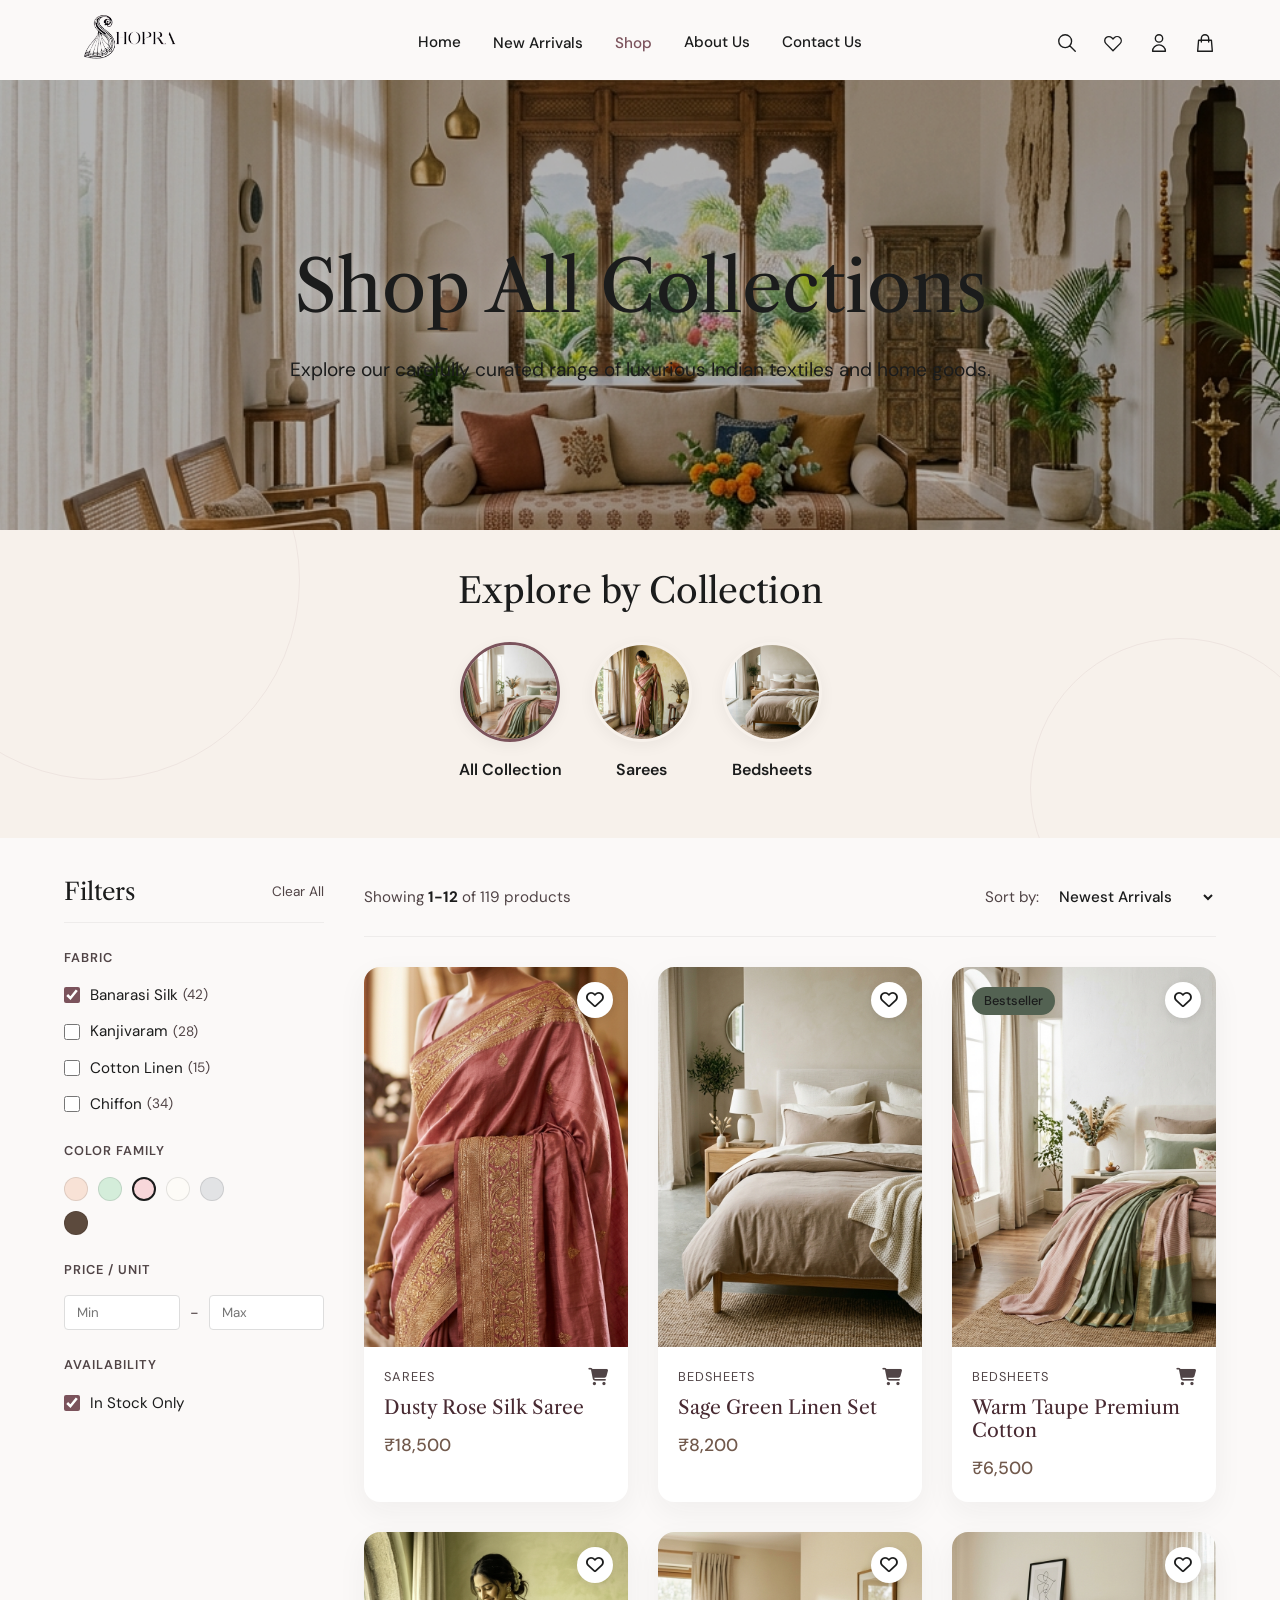
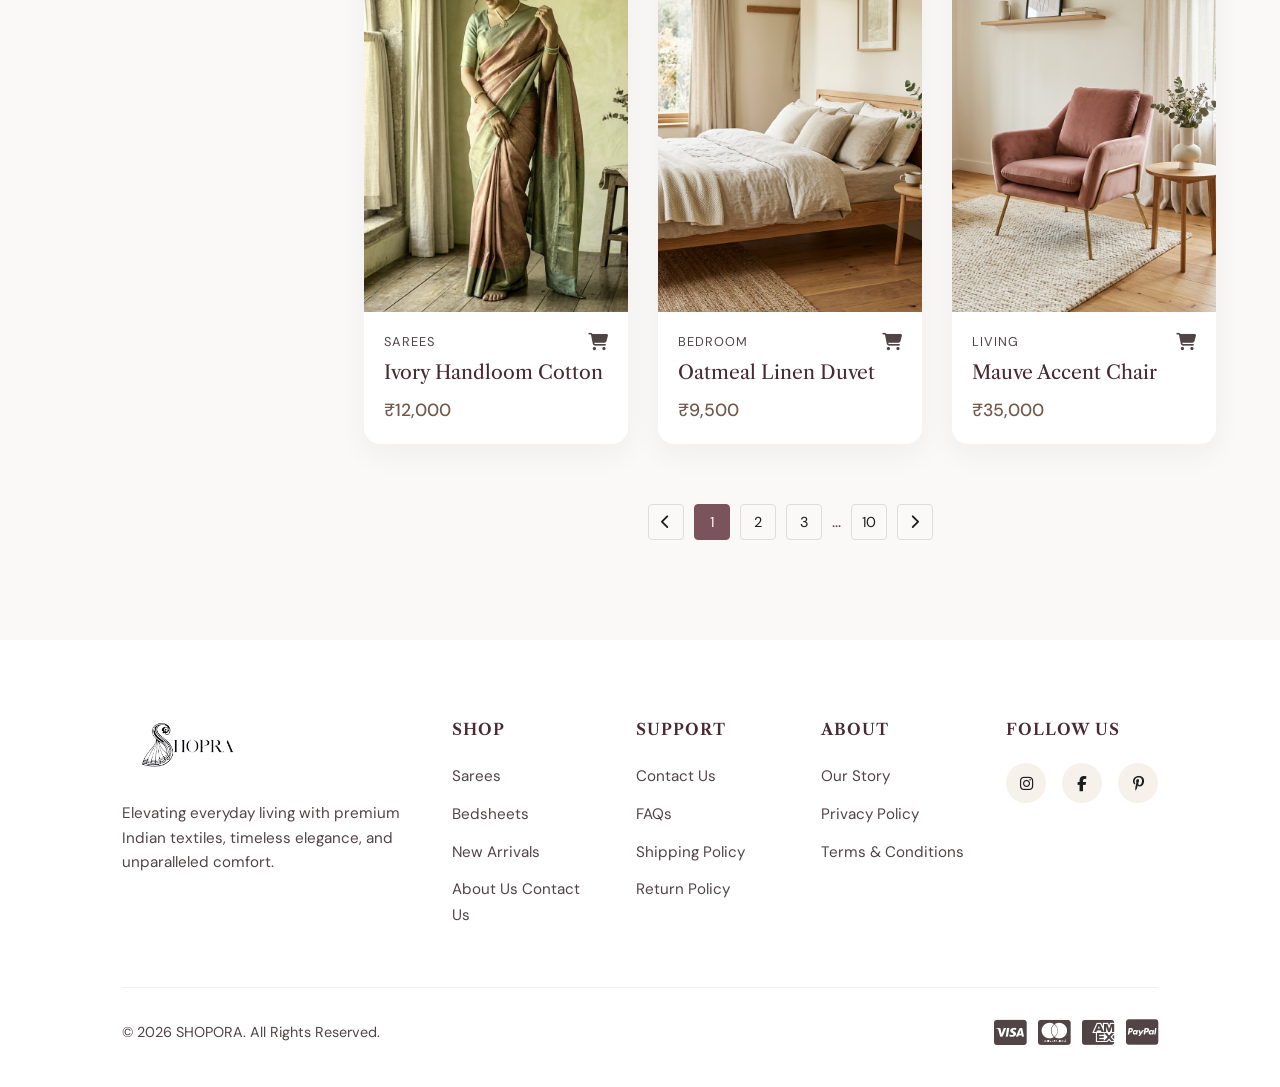
<file: shop.html>
<!DOCTYPE html>
<html lang="en">
<head>
  <meta charset="UTF-8">
  <meta name="viewport" content="width=device-width, initial-scale=1.0">
  <meta name="description" content="All Products - SHOPORA">
  <title>All Products | SHOPORA</title>
  <link rel="stylesheet" href="css/styles.css">
  <link rel="stylesheet" href="https://cdnjs.cloudflare.com/ajax/libs/font-awesome/6.4.0/css/all.min.css">
</head>
<body>

  <!-- Navigation -->
  <nav class="navbar">
    <a href="index.html" class="logo"><img src="assets/logo.png" alt="Shopora Logo" class="logo-img"></a>

    <div class="nav-links">
      <a href="index.html">Home</a>
      <div class="has-dropdown">
        <a href="new-arrivals.html">New Arrivals</a>
      </div>
      <div class="has-dropdown">
        <a href="shop.html" style="color: var(--primary);">Shop</a>
      </div>
      <a href="about.html">About Us</a>
      <a href="contact.html">Contact Us</a>
    </div>

    <div class="nav-icons">
      <button aria-label="Search">
        <svg xmlns="http://www.w3.org/2000/svg" fill="none" viewBox="0 0 24 24" stroke="currentColor">
          <path stroke-linecap="round" stroke-linejoin="round" stroke-width="1.5" d="M21 21l-6-6m2-5a7 7 0 11-14 0 7 7 0 0114 0z" />
        </svg>
      </button>
      <a href="wishlist.html" aria-label="Wishlist">
        <svg xmlns="http://www.w3.org/2000/svg" fill="none" viewBox="0 0 24 24" stroke="currentColor">
          <path stroke-linecap="round" stroke-linejoin="round" stroke-width="1.5" d="M4.318 6.318a4.5 4.5 0 000 6.364L12 20.364l7.682-7.682a4.5 4.5 0 00-6.364-6.364L12 7.636l-1.318-1.318a4.5 4.5 0 00-6.364 0z" />
        </svg>
      </a>
      <a href="profile.html" aria-label="Account">
        <svg xmlns="http://www.w3.org/2000/svg" fill="none" viewBox="0 0 24 24" stroke="currentColor">
          <path stroke-linecap="round" stroke-linejoin="round" stroke-width="1.5" d="M16 7a4 4 0 11-8 0 4 4 0 018 0zM12 14a7 7 0 00-7 7h14a7 7 0 00-7-7z" />
        </svg>
      </a>
      <a href="cart.html" aria-label="Cart">
        <svg xmlns="http://www.w3.org/2000/svg" fill="none" viewBox="0 0 24 24" stroke="currentColor">
          <path stroke-linecap="round" stroke-linejoin="round" stroke-width="1.5" d="M16 11V7a4 4 0 00-8 0v4M5 9h14l1 12H4L5 9z" />
        </svg>
      </a>
      <button class="menu-toggle" aria-label="Toggle Menu" style="display: none;">
        <svg xmlns="http://www.w3.org/2000/svg" fill="none" viewBox="0 0 24 24" stroke="currentColor">
          <path stroke-linecap="round" stroke-linejoin="round" stroke-width="1.5" d="M4 6h16M4 12h16M4 18h16" />
        </svg>
      </button>
    </div>
  </nav>

  <!-- Hero Banner -->
  <header class="hero" style="min-height: 350px; height: 50vh; margin-top: 80px;">
    <img src="assets/shop_banner_1783929943530.png" alt="Shop All Products" class="hero-bg">
    <div class="hero-overlay" style="background: rgba(0,0,0,0.3);"></div>
    <div class="hero-content" style="max-width: 800px;">
      <h1>Shop All Collections</h1>
      <p>Explore our carefully curated range of luxurious Indian textiles and home goods.</p>
    </div>
  </header>

  <!-- Explore Section (Full Width) -->
  <section class="explore-section">
    <!-- Aesthetic Background Elements -->
    <div class="aesthetic-circle-1"></div>
    <div class="aesthetic-circle-2"></div>
    
    <div class="container">
      <div class="page-header">
        <h2>Explore by Collection</h2>
      </div>

    <!-- Category Selector Slider -->
    <div class="category-slider-container">
      <div class="category-circles">
        <a href="#all" class="category-circle-item">
          <div class="category-circle-img">
            <img src="assets/hero_banner_1783924809223.png" alt="All Collection">
          </div>
          <span class="category-circle-title">All Collection</span>
        </a>
        <a href="#sarees" class="category-circle-item">
          <div class="category-circle-img">
            <img src="assets/saree_category_1783924821075.png" alt="Sarees Category">
          </div>
          <span class="category-circle-title">Sarees</span>
        </a>
        <a href="#bedsheets" class="category-circle-item">
          <div class="category-circle-img">
            <img src="assets/bedsheet_category_1783924833095.png" alt="Bedsheets Category">
          </div>
          <span class="category-circle-title">Bedsheets</span>
        </a>
      </div>
    </div>
  </section>

  <!-- Main Content Container -->
  <main class="container section-padding" style="padding-top: 40px;">
  <div class="shop-layout">
    
    <!-- Sidebar -->
    <aside class="shop-sidebar">
      <div class="sidebar-header">
        <h3>Filters</h3>
        <a href="#">Clear All</a>
      </div>

      <div class="filter-group">
        <div class="filter-title">Fabric</div>
        <label class="filter-item">
          <input type="checkbox" checked> Banarasi Silk <span class="count">(42)</span>
        </label>
        <label class="filter-item">
          <input type="checkbox"> Kanjivaram <span class="count">(28)</span>
        </label>
        <label class="filter-item">
          <input type="checkbox"> Cotton Linen <span class="count">(15)</span>
        </label>
        <label class="filter-item">
          <input type="checkbox"> Chiffon <span class="count">(34)</span>
        </label>
      </div>

      <div class="filter-group">
        <div class="filter-title">Color Family</div>
        <div class="color-swatches">
          <div class="color-swatch" style="background-color: #F8E2D6;"></div>
          <div class="color-swatch" style="background-color: #D4EDDA;"></div>
          <div class="color-swatch active" style="background-color: #F8D7DA;"></div>
          <div class="color-swatch" style="background-color: #FDFBF7;"></div>
          <div class="color-swatch" style="background-color: #E2E3E5;"></div>
        </div>
        <div class="color-swatches" style="margin-top: 10px;">
          <div class="color-swatch" style="background-color: #5C4A3D;"></div>
        </div>
      </div>

      <div class="filter-group">
        <div class="filter-title">Price / Unit</div>
        <div class="price-inputs">
          <input type="text" placeholder="Min">
          <span>-</span>
          <input type="text" placeholder="Max">
        </div>
      </div>

      <div class="filter-group">
        <div class="filter-title">Availability</div>
        <label class="filter-item">
          <input type="checkbox" checked> In Stock Only
        </label>
      </div>
    </aside>

    <!-- Main Grid Area -->
    <div class="shop-main">
      <div class="shop-top-bar">
        <div class="product-count">Showing <strong>1-12</strong> of 119 products</div>
        <div class="shop-sort">
          <span style="color: var(--text-light); font-size: 0.95rem;">Sort by:</span>
          <select>
            <option>Newest Arrivals</option>
            <option>Price: Low to High</option>
            <option>Price: High to Low</option>
            <option>Best Sellers</option>
          </select>
        </div>
      </div>

      <!-- All Products Grid -->
      <div class="all-products-grid">
      
      <!-- Product 1 -->
      <div class="product-card">
        <div class="product-image">
          <button class="wishlist-btn" aria-label="Add to Wishlist"><i class="far fa-heart"></i></button>
          <img src="assets/product_main_1783928478467.png" alt="Dusty Rose Silk Saree" style="object-position: top;">
        </div>
        <div class="product-info">
          <div class="product-info-top">
            <div class="product-category">Sarees</div>
            <button class="add-to-cart-small"><i class="fas fa-shopping-cart"></i></button>
          </div>
          <h3 class="product-name"><a href="product.html">Dusty Rose Silk Saree</a></h3>
          <div class="product-price">₹18,500</div>
        </div>
      </div>

      <!-- Product 2 -->
      <div class="product-card">
        <div class="product-image">
          <button class="wishlist-btn" aria-label="Add to Wishlist"><i class="far fa-heart"></i></button>
          <img src="assets/bedsheet_category_1783924833095.png" alt="Sage Green Linen Set" style="object-position: center;">
        </div>
        <div class="product-info">
          <div class="product-info-top">
            <div class="product-category">Bedsheets</div>
            <button class="add-to-cart-small"><i class="fas fa-shopping-cart"></i></button>
          </div>
          <h3 class="product-name"><a href="product.html">Sage Green Linen Set</a></h3>
          <div class="product-price">₹8,200</div>
        </div>
      </div>

      <!-- Product 3 -->
      <div class="product-card">
        <div class="badge">Bestseller</div>
        <div class="product-image">
          <button class="wishlist-btn" aria-label="Add to Wishlist"><i class="far fa-heart"></i></button>
          <img src="assets/hero_banner_1783924809223.png" alt="Warm Taupe Premium Cotton" style="object-position: bottom;">
        </div>
        <div class="product-info">
          <div class="product-info-top">
            <div class="product-category">Bedsheets</div>
            <button class="add-to-cart-small"><i class="fas fa-shopping-cart"></i></button>
          </div>
          <h3 class="product-name"><a href="product.html">Warm Taupe Premium Cotton</a></h3>
          <div class="product-price">₹6,500</div>
        </div>
      </div>

      <!-- Product 4 -->
      <div class="product-card">
        <div class="product-image">
          <button class="wishlist-btn" aria-label="Add to Wishlist"><i class="far fa-heart"></i></button>
          <img src="assets/saree_category_1783924821075.png" alt="Ivory Handloom Cotton" style="filter: sepia(0.3) hue-rotate(15deg);">
        </div>
        <div class="product-info">
          <div class="product-info-top">
            <div class="product-category">Sarees</div>
            <button class="add-to-cart-small"><i class="fas fa-shopping-cart"></i></button>
          </div>
          <h3 class="product-name"><a href="product.html">Ivory Handloom Cotton</a></h3>
          <div class="product-price">₹12,000</div>
        </div>
      </div>

      <!-- Product 5 -->
      <div class="product-card">
        <div class="product-image">
          <button class="wishlist-btn" aria-label="Add to Wishlist"><i class="far fa-heart"></i></button>
          <img src="assets/category_bedroom_1783929279634.png" alt="Oatmeal Linen Duvet" style="object-position: center;">
        </div>
        <div class="product-info">
          <div class="product-info-top">
            <div class="product-category">Bedroom</div>
            <button class="add-to-cart-small"><i class="fas fa-shopping-cart"></i></button>
          </div>
          <h3 class="product-name"><a href="product.html">Oatmeal Linen Duvet</a></h3>
          <div class="product-price">₹9,500</div>
        </div>
      </div>

      <!-- Product 6 -->
      <div class="product-card">
        <div class="product-image">
          <button class="wishlist-btn" aria-label="Add to Wishlist"><i class="far fa-heart"></i></button>
          <img src="assets/category_living_1783929290601.png" alt="Textured Rug" style="object-position: center;">
        </div>
        <div class="product-info">
          <div class="product-info-top">
            <div class="product-category">Living</div>
            <button class="add-to-cart-small"><i class="fas fa-shopping-cart"></i></button>
          </div>
          <h3 class="product-name"><a href="product.html">Mauve Accent Chair</a></h3>
          <div class="product-price">₹35,000</div>
        </div>
      </div>
    </div>

    <!-- Pagination -->
    <div class="pagination">
      <a href="#" class="page-btn"><i class="fas fa-chevron-left"></i></a>
      <a href="#" class="page-num active">1</a>
      <a href="#" class="page-num">2</a>
      <a href="#" class="page-num">3</a>
      <span class="page-dots">...</span>
      <a href="#" class="page-num">10</a>
      <a href="#" class="page-btn"><i class="fas fa-chevron-right"></i></a>
    </div>

    </div>
  </div>

  </main>

  <!-- Footer -->
  <footer class="footer">
    <div class="container">
      <div class="footer-grid">
        <div class="footer-brand">
          <a href="index.html" class="logo"><img src="assets/logo.png" alt="Shopora Logo" class="logo-img"></a>
          <p>Elevating everyday living with premium Indian textiles, timeless elegance, and unparalleled comfort.</p>
        </div>
        <div class="footer-col">
          <h4>SHOP</h4>
          <ul>
            <li><a href="index.html#sarees">Sarees</a></li>
            <li><a href="index.html#bedsheets">Bedsheets</a></li>
            <li><a href="new-arrivals.html">New Arrivals</a></li>
            <li><a href="about.html">About Us</a>
      <a href="contact.html">Contact Us</a></li>
          </ul>
        </div>
        <div class="footer-col">
          <h4>SUPPORT</h4>
          <ul>
            <li><a href="#contact">Contact Us</a></li>
            <li><a href="#faq">FAQs</a></li>
            <li><a href="#shipping">Shipping Policy</a></li>
            <li><a href="#returns">Return Policy</a></li>
          </ul>
        </div>
        <div class="footer-col">
          <h4>ABOUT</h4>
          <ul>
            <li><a href="#story">Our Story</a></li>
            <li><a href="#privacy">Privacy Policy</a></li>
            <li><a href="#terms">Terms & Conditions</a></li>
          </ul>
        </div>
        <div class="footer-col">
          <h4>FOLLOW US</h4>
          <div class="social-links">
            <a href="#instagram"><i class="fab fa-instagram"></i></a>
            <a href="#facebook"><i class="fab fa-facebook-f"></i></a>
            <a href="#pinterest"><i class="fab fa-pinterest-p"></i></a>
          </div>
        </div>
      </div>
      <div class="footer-bottom">
        <p>&copy; 2026 SHOPORA. All Rights Reserved.</p>
        <div class="payment-icons">
          <i class="fab fa-cc-visa fa-2x"></i>
          <i class="fab fa-cc-mastercard fa-2x"></i>
          <i class="fab fa-cc-amex fa-2x"></i>
          <i class="fab fa-cc-paypal fa-2x"></i>
        </div>
      </div>
    </div>
  </footer>

  <script src="js/app.js"></script>
</body>
</html>
</file>
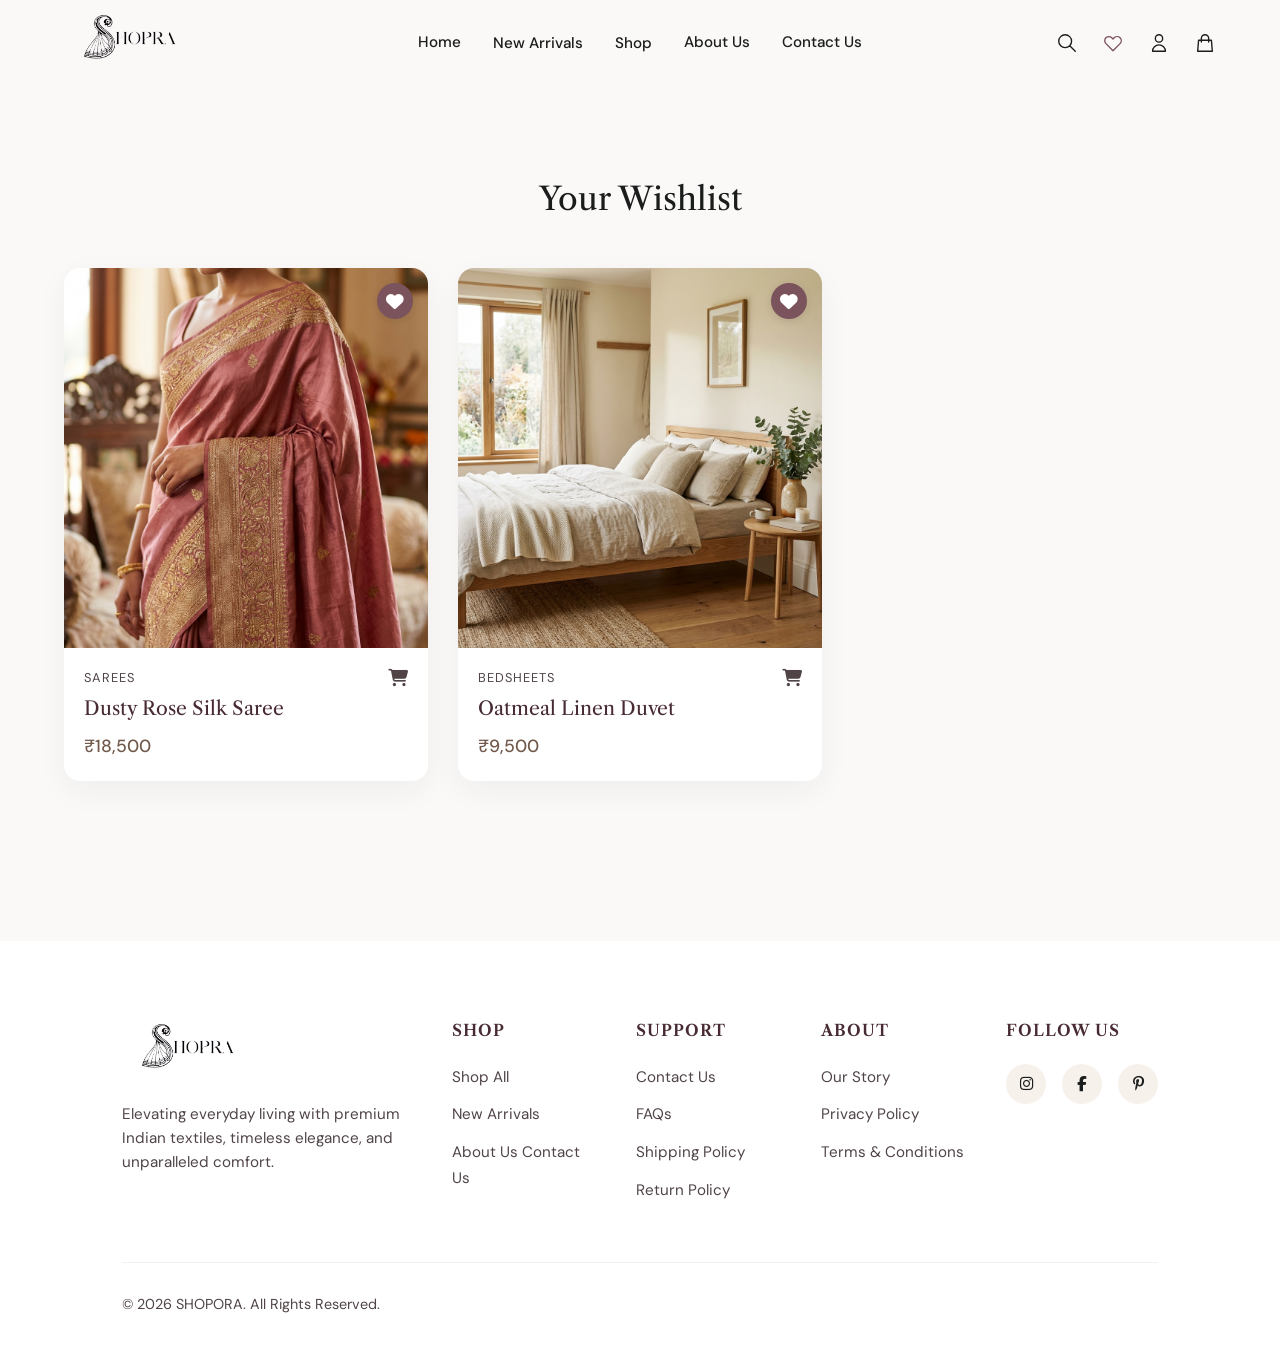
<file: wishlist.html>
<!DOCTYPE html>
<html lang="en">
<head>
  <meta charset="UTF-8">
  <meta name="viewport" content="width=device-width, initial-scale=1.0">
  <meta name="description" content="Wishlist - SHOPORA">
  <title>Your Wishlist | SHOPORA</title>
  <link rel="stylesheet" href="css/styles.css">
  <link rel="stylesheet" href="https://cdnjs.cloudflare.com/ajax/libs/font-awesome/6.4.0/css/all.min.css">
</head>
<body>

  <!-- Navigation -->
  <nav class="navbar">
    <a href="index.html" class="logo"><img src="assets/logo.png" alt="Shopora Logo" class="logo-img"></a>

    <div class="nav-links">
      <a href="index.html">Home</a>
      <div class="has-dropdown">
        <a href="new-arrivals.html">New Arrivals</a>
      </div>
      <div class="has-dropdown">
        <a href="shop.html">Shop</a>
      </div>
      <a href="about.html">About Us</a>
      <a href="contact.html">Contact Us</a>
    </div>

    <div class="nav-icons">
      <button aria-label="Search">
        <svg xmlns="http://www.w3.org/2000/svg" fill="none" viewBox="0 0 24 24" stroke="currentColor">
          <path stroke-linecap="round" stroke-linejoin="round" stroke-width="1.5" d="M21 21l-6-6m2-5a7 7 0 11-14 0 7 7 0 0114 0z" />
        </svg>
      </button>
      <a href="wishlist.html" aria-label="Wishlist" style="color: var(--primary);">
        <svg xmlns="http://www.w3.org/2000/svg" fill="none" viewBox="0 0 24 24" stroke="currentColor">
          <path stroke-linecap="round" stroke-linejoin="round" stroke-width="1.5" d="M4.318 6.318a4.5 4.5 0 000 6.364L12 20.364l7.682-7.682a4.5 4.5 0 00-6.364-6.364L12 7.636l-1.318-1.318a4.5 4.5 0 00-6.364 0z" />
        </svg>
      </a>
      <a href="profile.html" aria-label="Account">
        <svg xmlns="http://www.w3.org/2000/svg" fill="none" viewBox="0 0 24 24" stroke="currentColor">
          <path stroke-linecap="round" stroke-linejoin="round" stroke-width="1.5" d="M16 7a4 4 0 11-8 0 4 4 0 018 0zM12 14a7 7 0 00-7 7h14a7 7 0 00-7-7z" />
        </svg>
      </a>
      <a href="cart.html" aria-label="Cart">
        <svg xmlns="http://www.w3.org/2000/svg" fill="none" viewBox="0 0 24 24" stroke="currentColor">
          <path stroke-linecap="round" stroke-linejoin="round" stroke-width="1.5" d="M16 11V7a4 4 0 00-8 0v4M5 9h14l1 12H4L5 9z" />
        </svg>
      </a>
      <button class="menu-toggle" aria-label="Toggle Menu" style="display: none;">
        <svg xmlns="http://www.w3.org/2000/svg" fill="none" viewBox="0 0 24 24" stroke="currentColor">
          <path stroke-linecap="round" stroke-linejoin="round" stroke-width="1.5" d="M4 6h16M4 12h16M4 18h16" />
        </svg>
      </button>
    </div>
  </nav>

  <!-- Main Content Container -->
  <main class="container section-padding" style="margin-top: 80px; min-height: 60vh;">
    
    <div class="page-header" style="text-align: center;">
      <h1>Your Wishlist</h1>
    </div>

    <!-- Wishlist Grid -->
    <div class="all-products-grid">
      
      <!-- Product 1 -->
      <div class="product-card">
        <div class="product-image">
          <button class="wishlist-btn" aria-label="Remove from Wishlist" style="background: var(--primary); color: white;"><i class="fas fa-heart"></i></button>
          <img src="assets/product_main_1783928478467.png" alt="Dusty Rose Silk Saree" style="object-position: top;">
        </div>
        <div class="product-info">
          <div class="product-info-top">
            <div class="product-category">Sarees</div>
            <button class="add-to-cart-small"><i class="fas fa-shopping-cart"></i></button>
          </div>
          <h3 class="product-name"><a href="product.html">Dusty Rose Silk Saree</a></h3>
          <div class="product-price">₹18,500</div>
        </div>
      </div>

      <!-- Product 2 -->
      <div class="product-card">
        <div class="product-image">
          <button class="wishlist-btn" aria-label="Remove from Wishlist" style="background: var(--primary); color: white;"><i class="fas fa-heart"></i></button>
          <img src="assets/category_bedroom_1783929279634.png" alt="Oatmeal Linen Duvet" style="object-position: center;">
        </div>
        <div class="product-info">
          <div class="product-info-top">
            <div class="product-category">Bedsheets</div>
            <button class="add-to-cart-small"><i class="fas fa-shopping-cart"></i></button>
          </div>
          <h3 class="product-name"><a href="product.html">Oatmeal Linen Duvet</a></h3>
          <div class="product-price">₹9,500</div>
        </div>
      </div>

    </div>

  </main>

  <!-- Footer -->
  <footer class="footer">
    <div class="container">
      <div class="footer-grid">
        <div class="footer-brand">
          <a href="index.html" class="logo"><img src="assets/logo.png" alt="Shopora Logo" class="logo-img"></a>
          <p>Elevating everyday living with premium Indian textiles, timeless elegance, and unparalleled comfort.</p>
        </div>
        <div class="footer-col">
          <h4>SHOP</h4>
          <ul>
            <li><a href="shop.html">Shop All</a></li>
            <li><a href="new-arrivals.html">New Arrivals</a></li>
            <li><a href="about.html">About Us</a>
      <a href="contact.html">Contact Us</a></li>
          </ul>
        </div>
        <div class="footer-col">
          <h4>SUPPORT</h4>
          <ul>
            <li><a href="#contact">Contact Us</a></li>
            <li><a href="#faq">FAQs</a></li>
            <li><a href="#shipping">Shipping Policy</a></li>
            <li><a href="#returns">Return Policy</a></li>
          </ul>
        </div>
        <div class="footer-col">
          <h4>ABOUT</h4>
          <ul>
            <li><a href="about.html">Our Story</a></li>
            <li><a href="#privacy">Privacy Policy</a></li>
            <li><a href="#terms">Terms & Conditions</a></li>
          </ul>
        </div>
        <div class="footer-col">
          <h4>FOLLOW US</h4>
          <div class="social-links">
            <a href="#instagram"><i class="fab fa-instagram"></i></a>
            <a href="#facebook"><i class="fab fa-facebook-f"></i></a>
            <a href="#pinterest"><i class="fab fa-pinterest-p"></i></a>
          </div>
        </div>
      </div>
      <div class="footer-bottom">
        <p>&copy; 2026 SHOPORA. All Rights Reserved.</p>
      </div>
    </div>
  </footer>

  <script src="js/app.js"></script>
</body>
</html>
</file>
<file: css/styles.css>
/* SHOPORA Design System & Variables */
@import url('https://fonts.googleapis.com/css2?family=DM+Sans:opsz,wght@9..40,400;9..40,500;9..40,600&family=Libre+Caslon+Text:ital,wght@0,400;0,700;1,400&display=swap');

:root {
  --primary: #7b535c;
  --secondary: #536252;
  --accent: #71594c;
  --bg-main: #fbf9f8;
  --bg-section: #F7F1EB;
  --text-dark: #1b1c1c;
  --text-light: #504446;
  --white: #ffffff;
  
  --font-heading: 'Libre Caslon Text', serif;
  --font-body: 'DM Sans', sans-serif;
  
  --radius: 16px;
  --shadow-soft: 0 10px 30px rgba(47, 47, 47, 0.05);
  --shadow-hover: 0 20px 40px rgba(47, 47, 47, 0.1);
  --transition: all 0.4s cubic-bezier(0.25, 0.8, 0.25, 1);
}

/* Reset & Base Styles */
* {
  margin: 0;
  padding: 0;
  box-sizing: border-box;
}

html {
  scroll-behavior: smooth;
  scrollbar-width: none; /* Firefox */
}

body {
  font-family: var(--font-body);
  background-color: var(--bg-main);
  color: var(--text-dark);
  line-height: 1.6;
  overflow-x: hidden;
  -ms-overflow-style: none; /* IE and Edge */
}

/* Hide scrollbar for Chrome, Safari and Opera */
body::-webkit-scrollbar,
html::-webkit-scrollbar {
  display: none;
}

h1, h2, h3, h4, h5, h6 {
  font-family: var(--font-heading);
  font-weight: 400;
  line-height: 1.2;
  color: #482a32;
}

a {
  text-decoration: none;
  color: inherit;
  transition: var(--transition);
}

ul {
  list-style: none;
}

img {
  max-width: 100%;
  height: auto;
  display: block;
}

.container {
  max-width: 1440px;
  margin: 0 auto;
  padding: 0 5%;
}

.section-padding {
  padding-top: 100px;
  padding-bottom: 100px;
}

/* Typography Utilities */
.text-center { text-align: center; }
.subtitle {
  font-size: 0.9rem;
  letter-spacing: 2px;
  text-transform: uppercase;
  color: var(--text-light);
  margin-bottom: 1rem;
  display: block;
}

/* Buttons */
.btn {
  display: inline-block;
  padding: 14px 32px;
  font-size: 1rem;
  border-radius: 30px;
  cursor: pointer;
  transition: var(--transition);
  font-weight: 500;
  text-align: center;
  border: 1px solid transparent;
}

.btn-primary {
  background-color: var(--primary);
  color: var(--white);
}

.btn-primary:hover {
  background-color: #9B5D69;
  transform: translateY(-2px);
  box-shadow: var(--shadow-soft);
}

.btn-outline {
  background-color: transparent;
  border-color: var(--text-dark);
  color: var(--text-dark);
}

.btn-outline:hover {
  background-color: var(--text-dark);
  color: var(--white);
}

.btn-light {
  background-color: var(--white);
  color: var(--text-dark);
}

.btn-light:hover {
  background-color: var(--bg-section);
  transform: translateY(-2px);
}

/* Navbar */
.navbar {
  position: fixed;
  top: 0;
  left: 0;
  width: 100%;
  padding: 12px 5%;
  display: flex;
  justify-content: space-between;
  align-items: center;
  z-index: 1000;
  transition: var(--transition);
  background-color: transparent;
}

.navbar.scrolled {
  background-color: rgba(255, 253, 249, 0.95);
  backdrop-filter: blur(10px);
  padding: 8px 5%;
  box-shadow: 0 4px 20px rgba(0,0,0,0.03);
}

.nav-links {
  display: flex;
  gap: 32px;
  align-items: center;
}

.nav-links a {
  font-size: 0.95rem;
  font-weight: 500;
  position: relative;
}

.nav-links a::after {
  content: '';
  position: absolute;
  bottom: -4px;
  left: 0;
  width: 0;
  height: 1px;
  background-color: var(--text-dark);
  transition: var(--transition);
}

.nav-links a:hover::after {
  width: 100%;
}

.logo {
  display: flex;
  align-items: center;
  flex: 1;
}

.logo-img {
  height: 61px;
  width: auto;
  object-fit: contain;
}

.nav-icons {
  display: flex;
  gap: 24px;
  align-items: center;
  flex: 1;
  justify-content: flex-end;
}

.nav-icons button, .nav-icons a {
  background: none;
  border: none;
  cursor: pointer;
  color: var(--text-dark);
  display: flex;
  align-items: center;
  justify-content: center;
}

.nav-icons svg {
  width: 22px;
  height: 22px;
  transition: var(--transition);
}

.nav-icons button:hover svg, .nav-icons a:hover svg {
  color: var(--primary);
  transform: scale(1.1);
}

/* Mega Menu Dropdown */
.has-dropdown {
  position: relative;
}

.mega-menu {
  position: absolute;
  top: 100%;
  left: 0;
  background: var(--white);
  padding: 30px;
  border-radius: var(--radius);
  box-shadow: var(--shadow-soft);
  opacity: 0;
  visibility: hidden;
  transform: translateY(10px);
  transition: var(--transition);
  display: flex;
  gap: 40px;
  min-width: 400px;
}

.has-dropdown:hover .mega-menu {
  opacity: 1;
  visibility: visible;
  transform: translateX(-50%) translateY(0);
  pointer-events: auto;
}

/* Simple Nested Dropdown */
.simple-dropdown {
  position: absolute;
  top: 100%;
  left: 0;
  transform: translateY(20px);
  background: var(--white);
  min-width: 220px;
  border-radius: 8px;
  box-shadow: 0 10px 40px rgba(0,0,0,0.1);
  opacity: 0;
  visibility: hidden;
  transition: all var(--transition);
  z-index: 100;
  pointer-events: none;
  list-style: none;
  padding: 10px 0;
  margin: 0;
}

.has-dropdown:hover .simple-dropdown {
  opacity: 1;
  visibility: visible;
  transform: translateY(0);
  pointer-events: auto;
}

.simple-dropdown li {
  position: relative;
}

.simple-dropdown a {
  display: block;
  padding: 12px 25px;
  color: var(--text-dark);
  text-decoration: none;
  font-size: 0.95rem;
  transition: color var(--transition), background var(--transition);
}

.simple-dropdown a:hover {
  color: var(--primary);
  background: var(--bg-section);
}

.sub-dropdown {
  position: absolute;
  top: 0;
  left: 100%;
  transform: translateX(10px);
  background: var(--white);
  min-width: 220px;
  border-radius: 8px;
  box-shadow: 0 10px 40px rgba(0,0,0,0.1);
  opacity: 0;
  visibility: hidden;
  transition: all var(--transition);
  z-index: 100;
  pointer-events: none;
  list-style: none;
  padding: 10px 0;
  margin: 0;
}

.has-sub-dropdown:hover .sub-dropdown {
  opacity: 1;
  visibility: visible;
  transform: translateX(0);
  pointer-events: auto;
}

.mega-column h4 {
  font-family: var(--font-body);
  font-size: 0.9rem;
  text-transform: uppercase;
  color: var(--text-light);
  margin-bottom: 16px;
  letter-spacing: 1px;
}

.mega-column ul {
  display: flex;
  flex-direction: column;
  gap: 12px;
}

.mega-column a {
  font-size: 0.95rem;
  color: var(--text-dark);
}

.mega-column a::after {
  display: none;
}

.mega-column a:hover {
  color: var(--primary);
}

/* Hero Section */
.hero {
  height: 100vh;
  position: relative;
  display: flex;
  align-items: center;
  justify-content: center;
  overflow: hidden;
}

.hero-bg {
  position: absolute;
  top: 0;
  left: 0;
  width: 100%;
  height: 100%;
  object-fit: cover;
  z-index: -1;
  transform: scale(1.05);
  animation: heroZoom 20s ease-out infinite alternate;
}

.hero-overlay {
  position: absolute;
  top: 0;
  left: 0;
  width: 100%;
  height: 100%;
  background: linear-gradient(to bottom, rgba(255, 253, 249, 0.3), rgba(255, 253, 249, 0.1));
  z-index: 0;
}

.hero-content {
  position: relative;
  z-index: 1;
  text-align: center;
  max-width: 800px;
  padding: 0 20px;
  margin-top: 60px;
}

.hero-content h1 {
  font-size: 4.5rem;
  margin-bottom: 24px;
  color: var(--text-dark);
  text-shadow: 0 4px 20px rgba(255,255,255,0.4);
}

.hero-content p {
  font-size: 1.2rem;
  margin-bottom: 40px;
  color: var(--text-dark);
}

.hero-buttons {
  display: flex;
  gap: 20px;
  justify-content: center;
}

@keyframes heroZoom {
  from { transform: scale(1); }
  to { transform: scale(1.08); }
}

/* Category Section */
.category-grid {
  display: grid;
  grid-template-columns: 1fr 1fr;
  gap: 30px;
}

.category-card {
  position: relative;
  border-radius: var(--radius);
  overflow: hidden;
  height: 600px;
  cursor: pointer;
}

.category-card img {
  width: 100%;
  height: 100%;
  object-fit: cover;
  transition: transform 0.8s cubic-bezier(0.25, 0.8, 0.25, 1);
}

.category-card:hover img {
  transform: scale(1.05);
}

.category-overlay {
  position: absolute;
  inset: 0;
  background: linear-gradient(to top, rgba(0,0,0,0.4), transparent);
  display: flex;
  flex-direction: column;
  justify-content: flex-end;
  padding: 40px;
}

.category-overlay h2 {
  color: var(--white);
  font-size: 2.5rem;
  margin-bottom: 20px;
  transform: translateY(10px);
  transition: var(--transition);
}

.category-card:hover .category-overlay h2 {
  transform: translateY(0);
}

.btn-explore {
  align-self: flex-start;
  background: rgba(255,255,255,0.2);
  backdrop-filter: blur(5px);
  color: var(--white);
  padding: 12px 24px;
  border-radius: 30px;
  border: 1px solid rgba(255,255,255,0.5);
  opacity: 0;
  transform: translateY(20px);
  transition: var(--transition);
}

.category-card:hover .btn-explore {
  opacity: 1;
  transform: translateY(0);
}

.btn-explore:hover {
  background: var(--white);
  color: var(--text-dark);
}

/* New Arrivals (Horizontal Scroll) */
.product-showcase {
  background-color: var(--bg-section);
  overflow: hidden;
}

.section-header {
  display: flex;
  justify-content: space-between;
  align-items: flex-end;
  margin-bottom: 50px;
}

.section-header h2 {
  font-size: 2.5rem;
}

.product-scroll-container {
  display: flex;
  gap: 30px;
  overflow-x: auto;
  padding-bottom: 40px;
  scrollbar-width: none; /* Firefox */
}

.product-scroll-container::-webkit-scrollbar {
  display: none; /* Chrome/Safari/Webkit */
}

.slider-btn {
  width: 44px;
  height: 44px;
  border-radius: 50%;
  border: 1px solid rgba(0,0,0,0.1);
  background: var(--white);
  color: var(--text-dark);
  display: flex;
  align-items: center;
  justify-content: center;
  cursor: pointer;
  transition: var(--transition);
}

.slider-btn:hover {
  background: var(--primary);
  color: var(--white);
  border-color: var(--primary);
}

.slider-wrapper {
  position: relative;
}

.side-slider-btn {
  position: absolute;
  top: 40%;
  transform: translateY(-50%);
  z-index: 10;
  box-shadow: 0 4px 15px rgba(0,0,0,0.15);
}

.side-slider-btn.prev-btn {
  left: -60px;
}

.side-slider-btn.next-btn {
  right: -60px;
}

@media (max-width: 768px) {
  .side-slider-btn {
    display: none;
  }
}

.product-card {
  min-width: 320px;
  background: var(--white);
  border-radius: var(--radius);
  overflow: hidden;
  box-shadow: var(--shadow-soft);
  transition: var(--transition);
  position: relative;
  flex: 0 0 auto;
}

.product-card:hover {
  box-shadow: var(--shadow-hover);
  transform: translateY(-5px);
}

.product-image {
  position: relative;
  width: 100%;
  height: 380px;
  overflow: hidden;
}

.wishlist-btn {
  position: absolute;
  top: 15px;
  right: 15px;
  width: 36px;
  height: 36px;
  border-radius: 50%;
  background: var(--white);
  border: none;
  display: flex;
  align-items: center;
  justify-content: center;
  color: var(--text-dark);
  font-size: 1.1rem;
  cursor: pointer;
  z-index: 3;
  box-shadow: 0 2px 8px rgba(0,0,0,0.1);
  transition: all var(--transition);
}

.wishlist-btn:hover {
  background: var(--primary);
  color: var(--white);
}

.wishlist-btn:active {
  transform: scale(0.95);
}

.product-image img {
  width: 100%;
  height: 100%;
  object-fit: cover;
  transition: var(--transition);
}

.product-card:hover .product-image img {
  transform: scale(1.05);
}

.product-actions {
  position: absolute;
  bottom: 20px;
  left: 50%;
  transform: translateX(-50%) translateY(20px);
  display: flex;
  gap: 10px;
  opacity: 0;
  transition: var(--transition);
}

.product-card:hover .product-actions {
  opacity: 1;
  transform: translateX(-50%) translateY(0);
}

.action-btn {
  width: 40px;
  height: 40px;
  border-radius: 50%;
  background: var(--white);
  display: flex;
  align-items: center;
  justify-content: center;
  border: none;
  cursor: pointer;
  box-shadow: 0 4px 10px rgba(0,0,0,0.1);
  color: var(--text-dark);
  transition: var(--transition);
}

.action-btn:hover {
  background: var(--primary);
  color: var(--white);
}

.action-btn.add-to-cart {
  width: auto;
  padding: 0 20px;
  border-radius: 20px;
  font-weight: 500;
  font-family: var(--font-body);
}

.product-info {
  padding: 20px;
}

.product-info-top {
  display: flex;
  justify-content: space-between;
  align-items: flex-start;
  margin-bottom: 8px;
}

.product-category {
  font-size: 0.8rem;
  text-transform: uppercase;
  letter-spacing: 1px;
  color: var(--text-light);
}

.add-to-cart-small {
  background: none;
  border: none;
  color: var(--text-light);
  font-size: 1.1rem;
  cursor: pointer;
  transition: color var(--transition);
  padding: 0;
}

.add-to-cart-small:hover {
  color: var(--primary);
}

.product-name {
  font-family: var(--font-heading);
  font-size: 1.2rem;
  margin-bottom: 12px;
}

.product-price {
  font-weight: 500;
  color: var(--accent);
  font-size: 1.1rem;
}

.badge {
  position: absolute;
  top: 20px;
  left: 20px;
  background: var(--secondary);
  color: var(--text-dark);
  padding: 4px 12px;
  border-radius: 20px;
  font-size: 0.8rem;
  font-weight: 500;
  z-index: 2;
}

/* Brand Story Split */
.split-layout {
  display: grid;
  grid-template-columns: 1fr 1fr;
  align-items: center;
  background: var(--bg-main);
}

.split-image {
  height: 100%;
  min-height: 700px;
}

.split-image img {
  width: 100%;
  height: 100%;
  object-fit: cover;
}

.split-content {
  padding: 10% 12%;
}

.split-content h2 {
  font-size: 3rem;
  margin-bottom: 30px;
}

.split-content p {
  font-size: 1.1rem;
  color: var(--text-light);
  margin-bottom: 40px;
}

/* Features */
.features {
  background-color: var(--white);
  border-top: 1px solid rgba(0,0,0,0.05);
  border-bottom: 1px solid rgba(0,0,0,0.05);
}

.features-grid {
  display: grid;
  grid-template-columns: repeat(4, 1fr);
  gap: 30px;
  text-align: center;
}

.feature-card {
  padding: 40px 20px;
}

.feature-icon {
  width: 60px;
  height: 60px;
  background: var(--bg-section);
  border-radius: 50%;
  display: flex;
  align-items: center;
  justify-content: center;
  margin: 0 auto 20px;
  color: var(--primary);
}

.feature-icon svg {
  width: 28px;
  height: 28px;
}

.feature-card h4 {
  font-size: 1.1rem;
  margin-bottom: 10px;
  font-family: var(--font-body);
  font-weight: 600;
}

.feature-card p {
  font-size: 0.9rem;
  color: var(--text-light);
}

/* The SHOPORA Difference */
.difference-section {
  background: linear-gradient(90deg, #F9EBEF 0%, #F6F0EC 100%);
}

.difference-container {
  display: grid;
  grid-template-columns: 1fr 1fr;
  gap: 60px;
  align-items: center;
}

.difference-image-wrapper img {
  width: 100%;
  border-radius: var(--radius);
  object-fit: cover;
  aspect-ratio: 1.3;
}

.difference-heading {
  font-family: var(--font-heading);
  font-size: 2.5rem;
  color: #6C4A52;
  margin-bottom: 40px;
}

.difference-list {
  display: flex;
  flex-direction: column;
  gap: 30px;
}

.difference-item {
  display: flex;
  gap: 20px;
  align-items: flex-start;
}

.difference-icon-wrapper {
  width: 48px;
  height: 48px;
  border-radius: 50%;
  display: flex;
  align-items: center;
  justify-content: center;
  flex-shrink: 0;
}

.difference-icon-wrapper i {
  font-size: 1.1rem;
  color: var(--text-dark);
}

.icon-primary { background-color: var(--primary); }
.icon-secondary { background-color: var(--secondary); }
.icon-accent { background-color: var(--accent); }

.difference-text h3 {
  font-family: var(--font-heading);
  font-size: 1.4rem;
  margin-bottom: 6px;
  color: var(--text-dark);
}

.difference-text p {
  font-family: var(--font-body);
  font-size: 0.95rem;
  color: var(--text-light);
  line-height: 1.5;
}

@media (max-width: 1024px) {
  .difference-container {
    grid-template-columns: 1fr;
  }
}

/* Promotional Banner */
.promo-banner {
  background-color: var(--secondary);
  padding: 80px 5%;
  text-align: center;
  position: relative;
  overflow: hidden;
}

.promo-content {
  position: relative;
  z-index: 2;
}

.promo-banner h2 {
  font-size: 3rem;
  margin-bottom: 20px;
  color: var(--text-dark);
}

/* Instagram Gallery */
.gallery-grid {
  display: grid;
  grid-template-columns: repeat(4, 1fr);
  gap: 20px;
  margin-top: 40px;
}

.gallery-item {
  position: relative;
  aspect-ratio: 1 / 1;
  border-radius: var(--radius);
  overflow: hidden;
  cursor: pointer;
}

.gallery-item img {
  width: 100%;
  height: 100%;
  object-fit: cover;
  transition: var(--transition);
}

.gallery-item:hover img {
  transform: scale(1.05);
}

.gallery-overlay {
  position: absolute;
  inset: 0;
  background: rgba(47, 47, 47, 0.4);
  display: flex;
  align-items: center;
  justify-content: center;
  opacity: 0;
  transition: var(--transition);
  color: var(--white);
}

.gallery-item:hover .gallery-overlay {
  opacity: 1;
}

/* Newsletter */
.newsletter {
  background-color: var(--bg-section);
  text-align: center;
}

.newsletter-form {
  max-width: 500px;
  margin: 40px auto 0;
  display: flex;
  gap: 10px;
}

.newsletter-form input {
  flex: 1;
  padding: 16px 24px;
  border: 1px solid rgba(0,0,0,0.1);
  border-radius: 30px;
  font-family: var(--font-body);
  font-size: 1rem;
  outline: none;
  transition: var(--transition);
}

.newsletter-form input:focus {
  border-color: var(--primary);
  box-shadow: 0 0 0 3px rgba(181, 115, 128, 0.2);
}

/* --- Product Page Specific Styles --- */
.breadcrumbs {
  font-size: 0.9rem;
  color: var(--text-light);
  margin-bottom: 30px;
}
.breadcrumbs a {
  color: var(--text-dark);
  text-decoration: none;
  transition: color var(--transition);
}
.breadcrumbs a:hover {
  color: var(--primary);
}

.product-layout {
  display: grid;
  grid-template-columns: 1fr 1fr;
  gap: 60px;
  align-items: start;
}

.product-gallery {
  display: flex;
  gap: 20px;
}

.thumbnail-list {
  display: flex;
  flex-direction: column;
  gap: 15px;
  width: 80px;
}

.thumbnail {
  width: 100%;
  height: 100px;
  object-fit: cover;
  border-radius: 8px;
  cursor: pointer;
  border: 2px solid transparent;
  transition: all var(--transition);
  opacity: 0.7;
}

.thumbnail.active, .thumbnail:hover {
  border-color: var(--primary);
  opacity: 1;
}

.main-image-container {
  flex: 1;
  position: relative;
  border-radius: 12px;
  overflow: hidden;
  background: var(--bg-section);
}

#main-product-image {
  width: 100%;
  height: auto;
  min-height: 600px;
  object-fit: cover;
  display: block;
}

.product-details {
  padding-top: 10px;
}

.product-header {
  margin-bottom: 25px;
  border-bottom: 1px solid rgba(0,0,0,0.05);
  padding-bottom: 25px;
}

.product-title {
  font-family: var(--font-heading);
  font-size: 2.5rem;
  margin: 10px 0 15px;
  color: var(--text-dark);
}

.product-price-large {
  font-size: 1.5rem;
  font-weight: 500;
  color: var(--text-dark);
}

.product-description {
  color: var(--text-light);
  line-height: 1.8;
  margin-bottom: 30px;
  font-size: 1.05rem;
}

.product-options {
  margin-bottom: 30px;
}

.quantity-selector {
  display: flex;
  align-items: center;
  gap: 20px;
}

.qty-label {
  font-weight: 500;
  color: var(--text-dark);
}

.qty-controls {
  display: flex;
  border: 1px solid rgba(0,0,0,0.1);
  border-radius: 30px;
  overflow: hidden;
  width: 120px;
}

.qty-btn {
  background: transparent;
  border: none;
  width: 40px;
  height: 40px;
  font-size: 1.2rem;
  cursor: pointer;
  color: var(--text-dark);
  transition: background var(--transition);
}

.qty-btn:hover {
  background: var(--bg-section);
}

#qty-input {
  width: 40px;
  text-align: center;
  border: none;
  background: transparent;
  font-weight: 500;
  font-family: var(--font-body);
  color: var(--text-dark);
}

.product-actions-large {
  display: flex;
  gap: 15px;
  margin-bottom: 40px;
}

.btn-block {
  flex: 1;
  padding: 18px;
  font-size: 1.05rem;
}

.wishlist-btn-large {
  position: absolute;
  top: 20px;
  right: 20px;
  width: 44px;
  height: 44px;
  border-radius: 50%;
  background: var(--white);
  border: none;
  display: flex;
  align-items: center;
  justify-content: center;
  color: var(--text-dark);
  font-size: 1.3rem;
  cursor: pointer;
  z-index: 3;
  box-shadow: 0 4px 15px rgba(0,0,0,0.1);
  transition: all var(--transition);
}

.wishlist-btn-large:hover {
  background: var(--primary);
  color: var(--white);
  transform: scale(1.05);
}

.accordions {
  border-top: 1px solid rgba(0,0,0,0.05);
}

.accordion-item {
  border-bottom: 1px solid rgba(0,0,0,0.05);
}

.accordion-header {
  width: 100%;
  display: flex;
  justify-content: space-between;
  align-items: center;
  padding: 20px 0;
  background: none;
  border: none;
  font-family: var(--font-body);
  font-weight: 500;
  font-size: 1.05rem;
  color: var(--text-dark);
  cursor: pointer;
  text-align: left;
}

.accordion-content {
  max-height: 0;
  overflow: hidden;
  transition: max-height 0.3s ease-out;
  color: var(--text-light);
  line-height: 1.6;
}

.accordion-content p, .accordion-content ul {
  padding-bottom: 20px;
}

.accordion-content ul {
  padding-left: 20px;
}

@media (max-width: 992px) {
  .product-layout {
    grid-template-columns: 1fr;
    gap: 40px;
  }
  .product-gallery {
    flex-direction: column-reverse;
  }
  .thumbnail-list {
    flex-direction: row;
    width: 100%;
    overflow-x: auto;
  }
  .thumbnail {
    width: 80px;
    height: 80px;
    flex-shrink: 0;
  }
  #main-product-image {
    min-height: 400px;
  }
}

/* --- All Products Page Specific Styles --- */
.page-header {
  text-align: left;
  margin-bottom: 50px;
}
.page-header h1 {
  font-family: var(--font-heading);
  font-size: 2rem;
  color: var(--text-dark);
  margin-bottom: 10px;
}

.category-slider-container {
  margin-bottom: 10px;
  padding-bottom: 0;
  border-bottom: none;
}
.category-slider-container h2 {
  font-family: var(--font-heading);
  font-size: 2rem;
  color: var(--text-dark);
  margin-bottom: 30px;
}

.category-circles {
  display: flex;
  justify-content: center;
  gap: 30px;
  overflow-x: auto;
  padding-top: 10px;
  padding-bottom: 15px;
  scroll-behavior: smooth;
  scrollbar-width: none;
}
.category-circles::-webkit-scrollbar {
  display: none;
}

.category-circle-item {
  display: flex;
  flex-direction: column;
  align-items: center;
  gap: 15px;
  text-decoration: none;
  flex-shrink: 0;
  transition: transform var(--transition);
}
.category-circle-item:hover {
  transform: translateY(-5px);
}
.category-circle-img {
  width: 100px;
  height: 100px;
  border-radius: 50%;
  overflow: hidden;
  box-shadow: 0 4px 15px rgba(0,0,0,0.05);
  border: 3px solid transparent;
  transition: border-color var(--transition);
}
.category-circle-item:hover .category-circle-img,
.category-circle-item.active .category-circle-img {
  border-color: var(--primary);
}
.category-circle-img img {
  width: 100%;
  height: 100%;
  object-fit: cover;
  transition: transform 0.5s ease;
}
.category-circle-item:hover .category-circle-img img,
.category-circle-item.active .category-circle-img img {
  transform: scale(1.1);
}
.category-circle-title {
  font-family: var(--font-body);
  font-weight: 600;
  color: var(--text-dark);
  font-size: 1rem;
}
.explore-section {
  position: relative;
  background-color: var(--bg-section);
  padding: 40px 0 30px 0;
  margin: 0;
  text-align: center;
  overflow: hidden;
  width: 100%;
}
.explore-section .page-header {
  margin-bottom: 20px;
  text-align: center;
  position: relative;
  z-index: 2;
}
.explore-section .page-header h2 {
  font-family: var(--font-heading);
  font-size: 2.2rem;
  color: var(--text-dark);
  margin-bottom: 10px;
}
.explore-section .page-header p {
  color: var(--text-light);
  font-size: 1.1rem;
}

/* Aesthetic Background Elements */
.aesthetic-circle-1 {
  position: absolute;
  width: 400px;
  height: 400px;
  border: 1px solid var(--primary);
  border-radius: 50%;
  opacity: 0.08;
  top: -150px;
  left: -100px;
  z-index: 0;
}
.aesthetic-circle-2 {
  position: absolute;
  width: 300px;
  height: 300px;
  border: 1px solid var(--primary);
  border-radius: 50%;
  opacity: 0.08;
  bottom: -100px;
  right: -50px;
  z-index: 0;
}

.category-slider-container {
  position: relative;
  z-index: 2;
}

/* --- Shop Page Layout --- */
.shop-layout {
  display: grid;
  grid-template-columns: 260px 1fr;
  gap: 40px;
  align-items: start;
}

/* Sidebar */
.shop-sidebar {
  
}
.sidebar-header {
  display: flex;
  justify-content: space-between;
  align-items: center;
  margin-bottom: 25px;
  padding-bottom: 15px;
  border-bottom: 1px solid rgba(0,0,0,0.05);
}
.sidebar-header h3 {
  font-family: var(--font-heading);
  font-size: 1.5rem;
  color: var(--text-dark);
}
.sidebar-header a {
  font-size: 0.85rem;
  color: var(--text-light);
}

.filter-group {
  margin-bottom: 25px;
}
.filter-title {
  font-size: 0.8rem;
  text-transform: uppercase;
  letter-spacing: 1px;
  color: var(--text-light);
  margin-bottom: 15px;
  font-weight: 600;
}
.filter-item {
  display: flex;
  align-items: center;
  margin-bottom: 12px;
  font-size: 0.95rem;
  color: var(--text-dark);
}
.filter-item input[type="checkbox"] {
  margin-right: 10px;
  accent-color: var(--primary);
  width: 16px;
  height: 16px;
}
.filter-item span.count {
  margin-left: 5px;
  color: var(--text-light);
  font-size: 0.85rem;
}

.color-swatches {
  display: flex;
  gap: 10px;
}
.color-swatch {
  width: 24px;
  height: 24px;
  border-radius: 50%;
  border: 1px solid rgba(0,0,0,0.1);
  cursor: pointer;
}
.color-swatch.active {
  border: 2px solid var(--text-dark);
}

.price-inputs {
  display: flex;
  align-items: center;
  gap: 10px;
}
.price-inputs input {
  width: 100%;
  padding: 8px 12px;
  border: 1px solid #ddd;
  border-radius: 4px;
  font-family: var(--font-body);
}
.price-inputs span {
  color: var(--text-light);
}

/* Top Bar */
.shop-top-bar {
  display: flex;
  justify-content: space-between;
  align-items: center;
  padding-bottom: 20px;
  border-bottom: 1px solid rgba(0,0,0,0.05);
  margin-bottom: 30px;
}
.shop-top-bar .product-count {
  color: var(--text-light);
  font-size: 0.95rem;
}
.shop-top-bar .product-count strong {
  color: var(--text-dark);
}
.shop-sort select {
  padding: 8px 12px;
  border: none;
  background: transparent;
  font-family: var(--font-body);
  font-size: 0.95rem;
  color: var(--text-dark);
  font-weight: 500;
  cursor: pointer;
  outline: none;
}

/* Pagination */
.pagination {
  display: flex;
  justify-content: center;
  align-items: center;
  gap: 10px;
  margin-top: 50px;
}
.page-btn, .page-num {
  display: flex;
  align-items: center;
  justify-content: center;
  width: 36px;
  height: 36px;
  border: 1px solid #ddd;
  border-radius: 4px;
  color: var(--text-dark);
  font-size: 0.9rem;
  transition: all var(--transition);
}
.page-btn:hover, .page-num:hover {
  border-color: var(--text-dark);
}
.page-num.active {
  background-color: var(--primary);
  color: #fff;
  border-color: var(--primary);
}
.page-dots {
  color: var(--text-light);
}

@media (max-width: 992px) {
  .shop-layout {
    grid-template-columns: 1fr;
  }
  .shop-sidebar {
    margin-bottom: 40px;
  }
}

.all-products-grid {
  display: grid;
  grid-template-columns: repeat(3, 1fr);
  gap: 30px;
  margin-bottom: 60px;
}

.all-products-grid .product-card {
  min-width: 0;
  width: 100%;
}

@media (max-width: 992px) {
  .all-products-grid {
    grid-template-columns: repeat(2, 1fr);
    gap: 25px;
  }
}

@media (max-width: 576px) {
  .all-products-grid {
    grid-template-columns: 1fr;
    gap: 20px;
  }
}

/* --- About Us Page Styles --- */
.about-story {
  display: grid;
  grid-template-columns: 1fr 1fr;
  gap: 60px;
  align-items: center;
  margin-bottom: 80px;
}
.about-story-text h2 {
  font-family: var(--font-heading);
  font-size: 2.5rem;
  color: var(--text-dark);
  margin-bottom: 20px;
}
.about-story-text p {
  font-size: 1.1rem;
  line-height: 1.8;
  color: var(--text-light);
  margin-bottom: 20px;
}
.about-story-image img {
  width: 100%;
  height: 500px;
  object-fit: cover;
  border-radius: var(--radius);
  box-shadow: var(--shadow-soft);
}

.about-ethos {
  background-color: var(--bg-section);
  padding: 80px 0;
  text-align: center;
  margin: 60px 0;
}
.about-ethos h2 {
  font-family: var(--font-heading);
  font-size: 2.5rem;
  margin-bottom: 50px;
}
.ethos-grid {
  display: grid;
  grid-template-columns: repeat(auto-fit, minmax(280px, 1fr));
  gap: 40px;
}
.ethos-card {
  background: var(--white);
  padding: 40px 30px;
  border-radius: var(--radius);
  box-shadow: var(--shadow-soft);
  transition: transform var(--transition);
}
.ethos-card:hover {
  transform: translateY(-10px);
}
.ethos-card h3 {
  font-family: var(--font-heading);
  font-size: 1.5rem;
  color: var(--primary);
  margin-bottom: 15px;
}
.ethos-card p {
  color: var(--text-light);
}

.about-craft {
  position: relative;
  height: 600px;
  margin-bottom: 80px;
}
.about-craft img {
  width: 100%;
  height: 100%;
  object-fit: cover;
}
.about-craft-overlay {
  position: absolute;
  top: 0;
  left: 0;
  right: 0;
  bottom: 0;
  background: rgba(0, 0, 0, 0.4);
  display: flex;
  flex-direction: column;
  align-items: center;
  justify-content: center;
  text-align: center;
  padding: 20px;
}
.about-craft-overlay h2 {
  color: var(--white);
  font-family: var(--font-heading);
  font-size: 3rem;
  max-width: 800px;
  line-height: 1.3;
}

@media (max-width: 768px) {
  .about-story {
    grid-template-columns: 1fr;
  }
}

/* --- Form Styles --- */
.form-group {
  margin-bottom: 20px;
}
.form-group label {
  display: block;
  font-family: var(--font-body);
  font-weight: 600;
  color: var(--text-dark);
  margin-bottom: 8px;
}
.form-input {
  width: 100%;
  padding: 12px 15px;
  border: none;
  border-bottom: 1px solid var(--accent);
  background-color: var(--bg-section);
  border-radius: 8px 8px 0 0;
  font-family: var(--font-body);
  font-size: 1rem;
  color: var(--text-dark);
  transition: border-color var(--transition);
}
.form-input:focus {
  outline: none;
  border-bottom-color: var(--primary);
  border-bottom-width: 2px;
}
.btn-primary {
  display: inline-block;
  background-color: var(--primary);
  color: var(--white);
  padding: 15px 30px;
  border: none;
  border-radius: 8px;
  font-family: var(--font-body);
  font-size: 1rem;
  font-weight: 500;
  cursor: pointer;
  text-align: center;
  transition: opacity var(--transition);
  text-decoration: none;
}
.btn-primary:hover {
  opacity: 0.9;
}
.btn-outline {
  display: inline-block;
  background-color: transparent;
  color: var(--text-dark);
  padding: 15px 30px;
  border: 1px solid var(--accent);
  border-radius: 8px;
  font-family: var(--font-body);
  font-size: 1rem;
  font-weight: 500;
  cursor: pointer;
  text-align: center;
  transition: background-color var(--transition);
  text-decoration: none;
}
.btn-outline:hover {
  background-color: var(--bg-section);
}

/* --- Cart Page Styles --- */
.cart-layout {
  display: grid;
  grid-template-columns: 2fr 1fr;
  gap: 40px;
}
.cart-items {
  background-color: var(--white);
  border-radius: var(--radius);
  padding: 30px;
  box-shadow: var(--shadow-soft);
}
.cart-item {
  display: flex;
  align-items: center;
  gap: 20px;
  padding-bottom: 20px;
  margin-bottom: 20px;
  border-bottom: 1px solid rgba(0,0,0,0.05);
}
.cart-item:last-child {
  border-bottom: none;
  margin-bottom: 0;
  padding-bottom: 0;
}
.cart-item-img {
  width: 100px;
  height: 120px;
  border-radius: 8px;
  object-fit: cover;
}
.cart-item-details {
  flex-grow: 1;
}
.cart-item-title {
  font-family: var(--font-heading);
  font-size: 1.2rem;
  color: var(--text-dark);
  margin-bottom: 5px;
}
.cart-item-price {
  color: var(--text-light);
  font-weight: 600;
}
.cart-item-actions {
  display: flex;
  align-items: center;
  gap: 15px;
  margin-top: 10px;
}
.quantity-control {
  display: flex;
  align-items: center;
  border: 1px solid var(--accent);
  border-radius: 4px;
  overflow: hidden;
}
.quantity-btn {
  background: var(--bg-section);
  border: none;
  padding: 5px 10px;
  cursor: pointer;
  color: var(--text-dark);
}
.quantity-input {
  width: 40px;
  text-align: center;
  border: none;
  font-family: var(--font-body);
}
.remove-btn {
  background: none;
  border: none;
  color: #ba1a1a;
  cursor: pointer;
  font-size: 0.9rem;
  text-decoration: underline;
}

.order-summary {
  background-color: var(--bg-section);
  border-radius: var(--radius);
  padding: 30px;
  align-self: start;
}
.order-summary h3 {
  font-family: var(--font-heading);
  font-size: 1.5rem;
  margin-bottom: 20px;
  border-bottom: 1px solid var(--accent);
  padding-bottom: 10px;
}
.summary-row {
  display: flex;
  justify-content: space-between;
  margin-bottom: 15px;
  color: var(--text-dark);
}
.summary-total {
  font-weight: 700;
  font-size: 1.2rem;
  border-top: 1px solid var(--accent);
  padding-top: 15px;
  margin-top: 15px;
}

/* --- Profile Page Styles --- */
.profile-layout {
  display: grid;
  grid-template-columns: 250px 1fr;
  gap: 40px;
}
.profile-sidebar {
  background-color: var(--white);
  border-radius: var(--radius);
  padding: 30px;
  box-shadow: var(--shadow-soft);
  align-self: start;
}
.profile-nav {
  list-style: none;
}
.profile-nav li {
  margin-bottom: 15px;
}
.profile-nav a {
  display: block;
  padding: 10px 15px;
  color: var(--text-light);
  border-radius: 8px;
  transition: all var(--transition);
}
.profile-nav a:hover, .profile-nav a.active {
  background-color: var(--bg-section);
  color: var(--primary);
  font-weight: 600;
}
.profile-content {
  background-color: var(--white);
  border-radius: var(--radius);
  padding: 40px;
  box-shadow: var(--shadow-soft);
}
.profile-content h2 {
  font-family: var(--font-heading);
  font-size: 2rem;
  margin-bottom: 30px;
  color: var(--text-dark);
}


/* --- Contact Page Styles --- */
.contact-layout {
  display: grid;
  grid-template-columns: 1fr 1fr;
  gap: 60px;
  align-items: start;
}
.contact-info {
  background-color: var(--bg-section);
  padding: 40px;
  border-radius: var(--radius);
}
.contact-info h3 {
  font-family: var(--font-heading);
  font-size: 1.5rem;
  margin-bottom: 20px;
  color: var(--text-dark);
}
.contact-info p {
  margin-bottom: 15px;
  color: var(--text-light);
  line-height: 1.6;
}
.contact-info i {
  color: var(--primary);
  margin-right: 10px;
  width: 20px;
  text-align: center;
}

@media (max-width: 768px) {
  .cart-layout, .profile-layout, .contact-layout {
    grid-template-columns: 1fr;
  }
}

/* Footer */
.footer {
  background-color: var(--white);
  padding: 80px 5% 40px;
}

.footer-grid {
  display: grid;
  grid-template-columns: 2fr 1fr 1fr 1fr 1fr;
  gap: 40px;
  margin-bottom: 60px;
}

.footer-brand .logo {
  margin-bottom: 20px;
  display: block;
}

.footer-brand p {
  color: var(--text-light);
  font-size: 0.95rem;
  max-width: 300px;
}

.footer-col h4 {
  font-size: 1rem;
  margin-bottom: 24px;
  font-weight: 600;
  letter-spacing: 1px;
}

.footer-col ul {
  display: flex;
  flex-direction: column;
  gap: 12px;
}

.footer-col a {
  color: var(--text-light);
  font-size: 0.95rem;
}

.footer-col a:hover {
  color: var(--primary);
}

.social-links {
  display: flex;
  gap: 16px;
}

.social-links a {
  width: 40px;
  height: 40px;
  border-radius: 50%;
  background: var(--bg-section);
  display: flex;
  align-items: center;
  justify-content: center;
  color: var(--text-dark);
  transition: var(--transition);
}

.social-links a:hover {
  background: var(--primary);
  color: var(--white);
}

.footer-bottom {
  display: flex;
  justify-content: space-between;
  align-items: center;
  padding-top: 30px;
  border-top: 1px solid rgba(0,0,0,0.05);
  color: var(--text-light);
  font-size: 0.9rem;
}

.payment-icons {
  display: flex;
  gap: 12px;
}

.payment-icons svg {
  width: 36px;
  height: 24px;
  color: #999;
}

/* Responsive */
@media (max-width: 1024px) {
  .category-grid, .split-layout {
    grid-template-columns: 1fr;
  }
  .split-image {
    min-height: 400px;
  }
  .footer-grid {
    grid-template-columns: 1fr 1fr;
  }
}

@media (max-width: 768px) {
  .hero-content h1 {
    font-size: 3rem;
  }
  .features-grid, .gallery-grid {
    grid-template-columns: 1fr 1fr;
  }
  .menu-toggle {
    display: block;
  }
  .nav-links {
    position: absolute;
    top: 100%;
    left: 0;
    width: 100%;
    background-color: var(--bg-light);
    flex-direction: column;
    padding: 24px;
    box-shadow: 0 4px 12px rgba(0, 0, 0, 0.05);
    display: none;
    border-top: 1px solid rgba(0,0,0,0.05);
  }
  .nav-links.active {
    display: flex;
  }
  .newsletter-form {
    flex-direction: column;
  }
}

@media (max-width: 480px) {
  .features-grid, .gallery-grid, .footer-grid {
    grid-template-columns: 1fr;
  }
  .hero-content h1 {
    font-size: 2.5rem;
  }
}

.menu-toggle {
  display: none;
  background: none;
  border: none;
  cursor: pointer;
  padding: 8px;
  color: var(--text-dark);
}

.menu-toggle svg {
  width: 24px;
  height: 24px;
}

/* --- Wholesale Cart Redesign --- */
.wholesale-header h1 {
  font-family: var(--font-heading);
  font-size: 2.5rem;
  color: var(--text-dark);
  margin-bottom: 5px;
}
.wholesale-subtitle {
  color: var(--text-light);
  font-size: 1rem;
  margin-bottom: 40px;
}

.wholesale-items {
  background-color: transparent !important;
  box-shadow: none !important;
  padding: 0 !important;
}

.wholesale-item {
  position: relative;
  align-items: flex-start !important;
  background-color: #fff;
  padding: 20px !important;
  border-radius: 8px;
  margin-bottom: 20px !important;
  box-shadow: 0 2px 10px rgba(0,0,0,0.03);
  border-bottom: none !important;
}

.remove-icon-btn {
  position: absolute;
  top: 15px;
  right: 15px;
  background: none;
  border: none;
  color: #999;
  cursor: pointer;
  font-size: 1.1rem;
}
.remove-icon-btn:hover {
  color: var(--text-dark);
}

.wholesale-img {
  width: 130px;
  height: 160px;
  object-fit: cover;
  border-radius: 4px;
}

.wholesale-item-content {
  display: flex;
  justify-content: space-between;
  width: 100%;
}
.wholesale-item-details {
  display: flex;
  flex-direction: column;
}
.wholesale-item-details h3 {
  font-family: var(--font-primary);
  font-size: 1.1rem;
  font-weight: 600;
  margin-bottom: 5px;
}
.sku-color-text {
  font-size: 0.75rem;
  color: #555;
  text-transform: uppercase;
  letter-spacing: 0.5px;
  margin-bottom: 10px;
}
.cart-item-tags {
  display: flex;
  gap: 10px;
  margin-bottom: 25px;
}
.tag-green {
  background-color: #e5ecd9;
  color: #5d7546;
  padding: 4px 8px;
  font-size: 0.75rem;
  border-radius: 4px;
  font-weight: 600;
}
.tag-gray {
  background-color: #e0e0e0;
  color: #333;
  padding: 4px 8px;
  font-size: 0.75rem;
  border-radius: 4px;
  font-weight: 600;
}

.wholesale-quantity-row {
  display: flex;
  align-items: center;
  gap: 15px;
}
.quantity-label {
  font-size: 0.85rem;
  color: #555;
}
.min-qty-text {
  font-size: 0.75rem;
  color: #555;
  text-transform: uppercase;
  font-weight: 700;
}
.wholesale-quantity {
  background-color: #fcfcfc;
  border: 1px solid #ddd;
  border-radius: 4px;
  height: 36px;
}
.wholesale-quantity input {
  background-color: transparent;
  width: 50px;
}

.wholesale-item-pricing {
  text-align: right;
  display: flex;
  flex-direction: column;
  justify-content: flex-end;
}
.price-retail {
  font-size: 0.85rem;
  color: #666;
  text-decoration: line-through;
  margin-bottom: 2px;
}
.price-trade {
  font-size: 0.95rem;
  font-weight: 600;
  color: var(--text-dark);
  margin-bottom: 10px;
}
.trade-label {
  font-size: 0.75rem;
  font-weight: normal;
  color: #555;
}
.price-total {
  font-size: 1.1rem;
  font-weight: 700;
  color: var(--text-dark);
}

.wholesale-summary {
  background-color: #f9f9f9 !important;
  border: none;
  box-shadow: none !important;
}
.wholesale-summary h3 {
  border-bottom: none !important;
  font-size: 1.6rem !important;
  margin-bottom: 25px !important;
  padding-bottom: 0 !important;
}
.wholesale-summary .summary-row {
  font-size: 0.9rem;
  margin-bottom: 18px !important;
}
.wholesale-summary .summary-row span:last-child {
  font-weight: 500;
}
.wholesale-total {
  border-top: 1px solid #ddd !important;
  padding-top: 20px !important;
  align-items: flex-start !important;
}
.total-label {
  font-weight: 700;
  font-size: 1.1rem;
}
.total-amount-wrapper {
  text-align: right;
}
.total-amount {
  font-size: 1.6rem;
  font-family: var(--font-heading);
  color: var(--text-dark);
  display: block;
  margin-bottom: 5px;
}
.tax-note {
  font-size: 0.7rem;
  color: #777;
  text-transform: uppercase;
  font-weight: 600;
  letter-spacing: 0.5px;
}

.po-input-group {
  margin-top: 25px;
  margin-bottom: 20px;
}
.po-input-group label {
  display: block;
  font-size: 0.75rem;
  font-weight: 600;
  color: #555;
  margin-bottom: 8px;
  text-transform: uppercase;
}
.po-input {
  width: 100%;
  padding: 12px;
  border: 1px solid #ddd;
  border-radius: 4px;
  font-size: 0.9rem;
  outline: none;
}
.po-input:focus {
  border-color: #835d64;
}
.po-input::placeholder {
  color: #aaa;
}

.btn-checkout {
  background-color: #835d64 !important; 
  color: white !important;
  width: 100%;
  padding: 15px !important;
  font-size: 1rem;
  border-radius: 4px;
  display: flex;
  justify-content: center;
  align-items: center;
  gap: 10px;
  border: none;
  cursor: pointer;
}
.btn-checkout:hover {
  background-color: #6d4d53 !important;
}
.secure-checkout-note {
  text-align: center;
  font-size: 0.75rem;
  color: #777;
  margin-top: 15px;
  text-transform: uppercase;
  font-weight: 600;
  letter-spacing: 0.5px;
}

/* --- Checkout Page Styles --- */
body:has(.checkout-layout) {
  background-color: #fffdfa; /* very soft beige background from the image */
}
.checkout-progress {
  display: flex;
  align-items: center;
  justify-content: center;
  margin-bottom: 50px;
  max-width: 600px;
  margin-left: auto;
  margin-right: auto;
}
.progress-step {
  display: flex;
  flex-direction: column;
  align-items: center;
  gap: 8px;
}
.step-circle {
  width: 26px;
  height: 26px;
  border-radius: 50%;
  background-color: #e6e1da;
  color: #777;
  display: flex;
  justify-content: center;
  align-items: center;
  font-weight: bold;
  font-size: 0.8rem;
}
.progress-step.active .step-circle {
  background-color: #835d64;
  color: white;
}
.step-label {
  font-size: 0.75rem;
  font-weight: 700;
  color: #555;
  text-transform: capitalize;
}
.progress-step.active .step-label {
  color: #835d64;
}
.progress-line {
  flex-grow: 1;
  height: 1px;
  background-color: #d8d3cc;
  margin: 0 10px;
  position: relative;
  top: -10px;
}

.checkout-layout {
  display: grid;
  grid-template-columns: 2fr 1fr;
  gap: 40px;
  max-width: 950px;
  margin: 0 auto 80px;
}
.checkout-form-container h2 {
  font-family: var(--font-heading);
  font-size: 1.8rem;
  color: var(--text-dark);
  margin-bottom: 25px;
}
.checkout-form {
  display: flex;
  flex-direction: column;
  gap: 15px;
}
.form-row {
  display: grid;
  gap: 15px;
}
.form-row-2 {
  grid-template-columns: 1fr 1fr;
}
.form-row-3 {
  grid-template-columns: 1.2fr 0.8fr 1fr;
}
.checkout-input {
  width: 100%;
  padding: 16px;
  background-color: #f7f3ec;
  border: 1px solid transparent;
  border-radius: 12px;
  font-size: 0.9rem;
  color: #555;
}
.checkout-input:focus {
  outline: none;
  border-color: #d1c5b4;
}
.select-wrapper {
  position: relative;
}
.select-wrapper .select-icon {
  position: absolute;
  right: 15px;
  top: 50%;
  transform: translateY(-50%);
  color: #555;
  pointer-events: none;
  font-size: 0.8rem;
}
.select-wrapper select {
  appearance: none;
  cursor: pointer;
}
.btn-checkout-submit {
  background-color: #835d64;
  color: white;
  padding: 16px 30px;
  border: none;
  border-radius: 8px;
  font-size: 0.95rem;
  font-weight: 700;
  cursor: pointer;
  margin-top: 15px;
  align-self: flex-start;
}
.btn-checkout-submit:hover {
  background-color: #6d4d53;
}

.checkout-sidebar {
  background-color: #f7f3ec;
  padding: 25px;
  border-radius: 12px;
}
.checkout-sidebar h3 {
  font-family: var(--font-heading);
  font-size: 1.4rem;
  margin-bottom: 25px;
  color: var(--text-dark);
}
.checkout-summary-items {
  display: flex;
  flex-direction: column;
  gap: 15px;
  margin-bottom: 20px;
  padding-bottom: 20px;
  border-bottom: 1px solid #e0dcd5;
}
.summary-product {
  display: grid;
  grid-template-columns: 55px 1fr auto;
  gap: 15px;
  align-items: center;
}
.summary-product-img {
  width: 55px;
  height: 55px;
  object-fit: cover;
  border-radius: 8px;
}
.summary-product-details h4 {
  font-size: 0.75rem;
  font-weight: 700;
  margin-bottom: 2px;
  color: var(--text-dark);
}
.summary-product-details p {
  font-size: 0.7rem;
  color: #777;
  margin-bottom: 8px;
}
.summary-product-qty {
  font-size: 0.75rem;
  color: #555;
}
.summary-product-price {
  font-size: 0.8rem;
  font-weight: 700;
  color: var(--text-dark);
}
.checkout-totals {
  display: flex;
  flex-direction: column;
  gap: 10px;
}
.checkout-totals .summary-row {
  display: flex;
  justify-content: space-between;
  font-size: 0.85rem;
  color: #555;
}
.checkout-total-row {
  margin-top: 5px;
  padding-top: 15px;
  border-top: 1px solid #e0dcd5;
}
.checkout-total-row span:first-child {
  font-weight: 700;
  color: var(--text-dark);
  font-size: 1rem;
}
.total-bold {
  font-weight: 700;
  font-size: 1.1rem;
  color: var(--text-dark);
}
</file>
